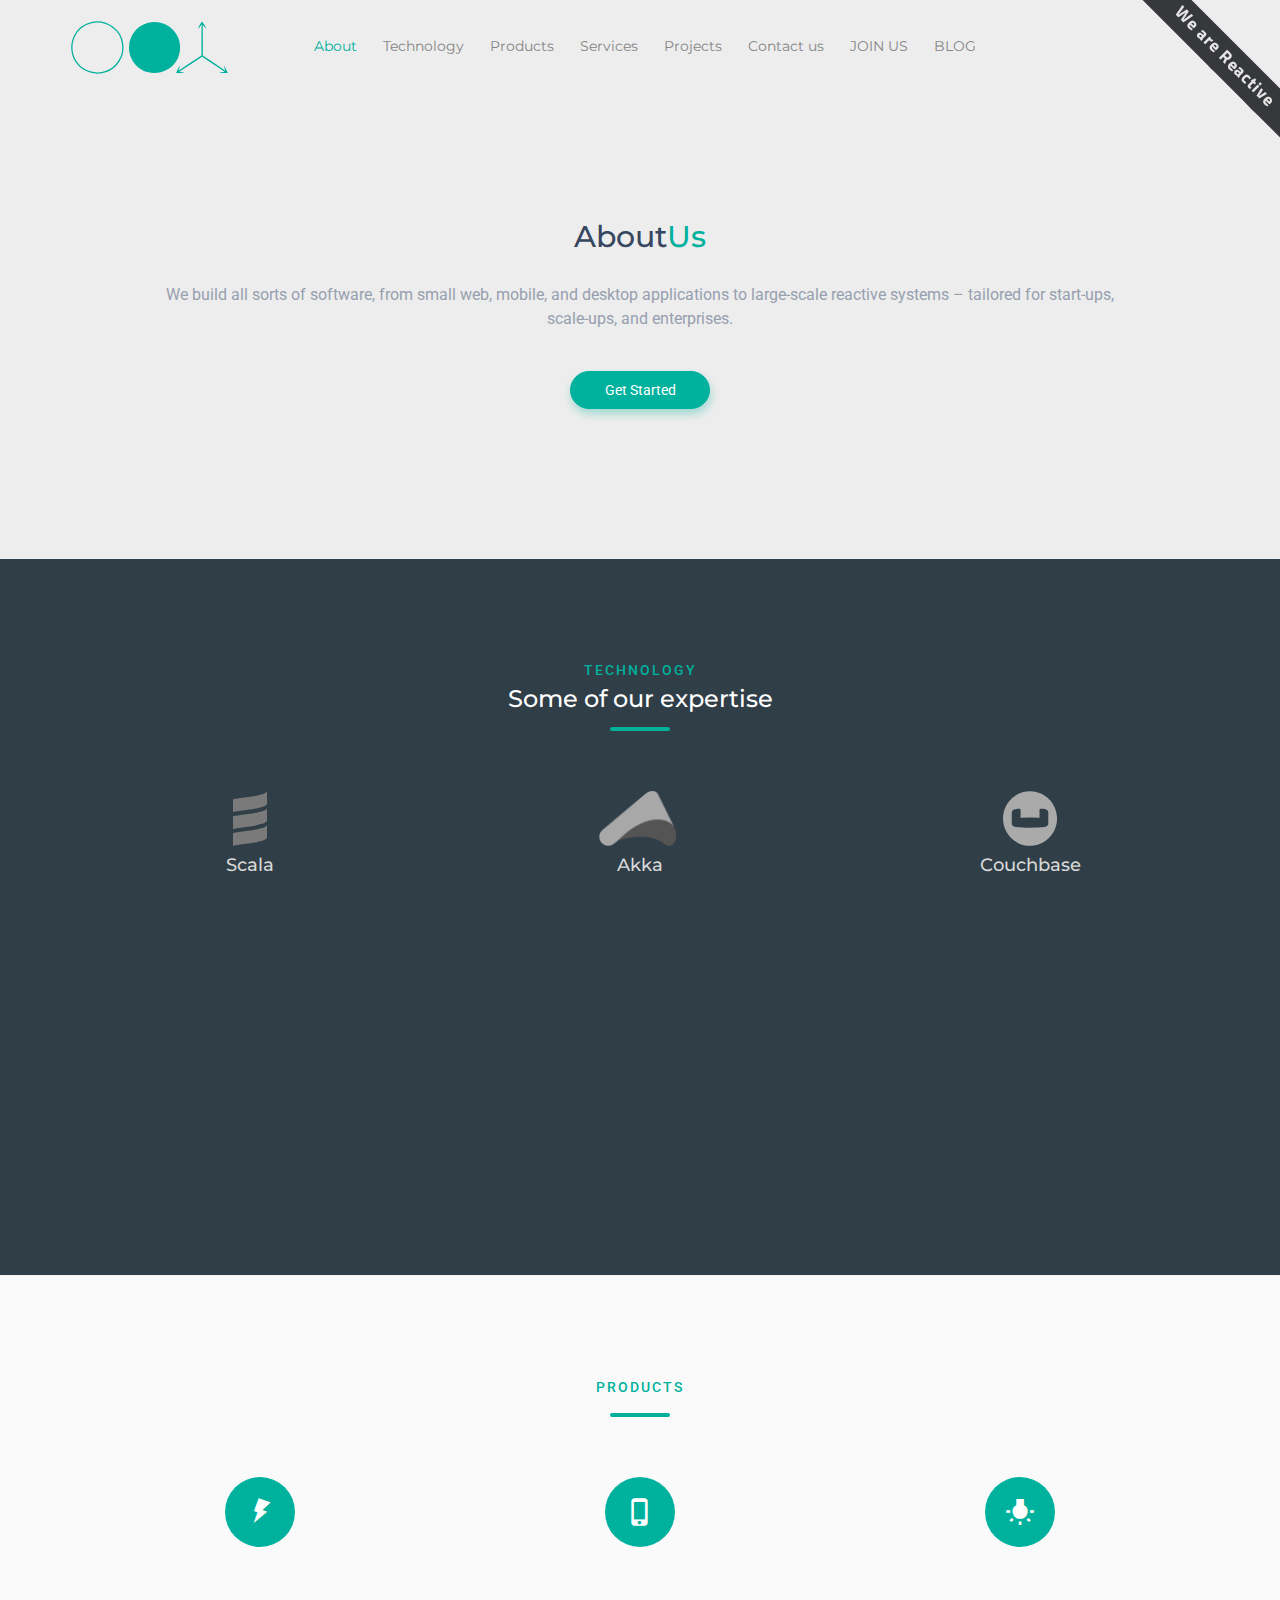
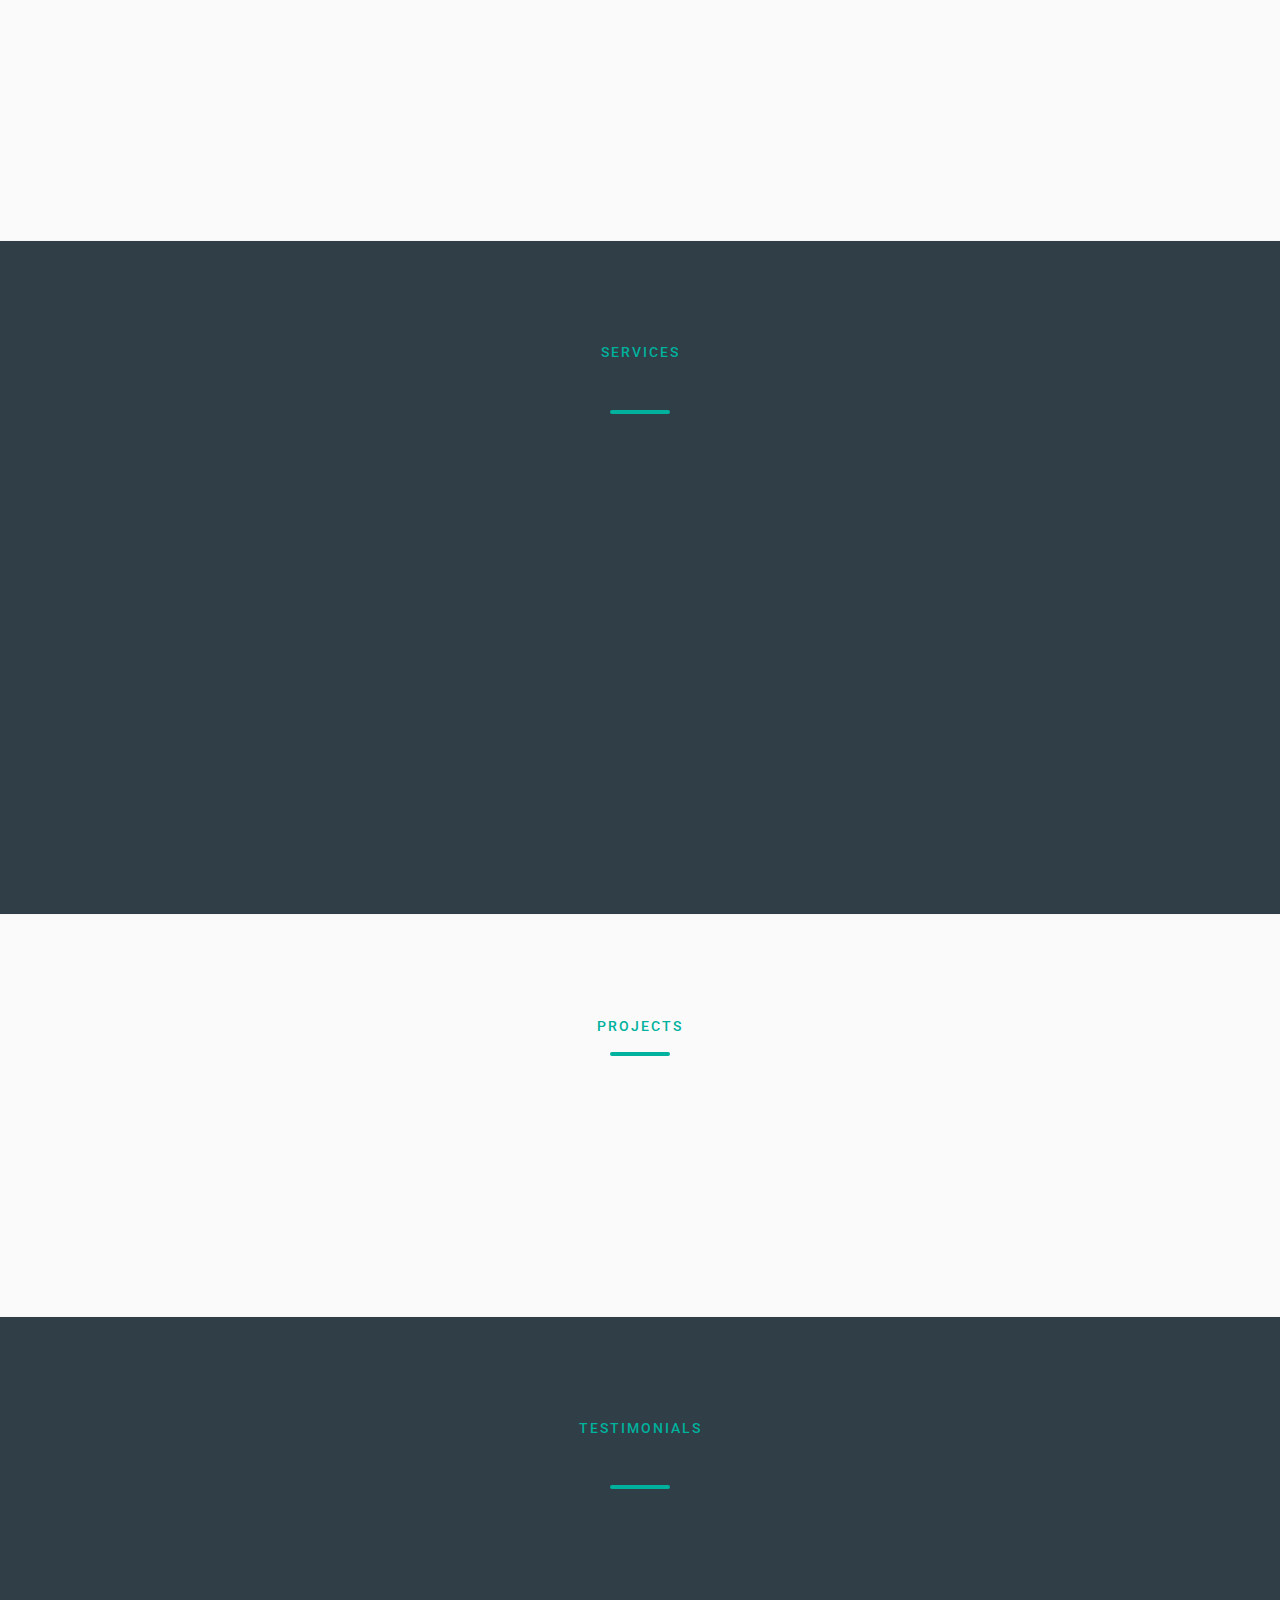
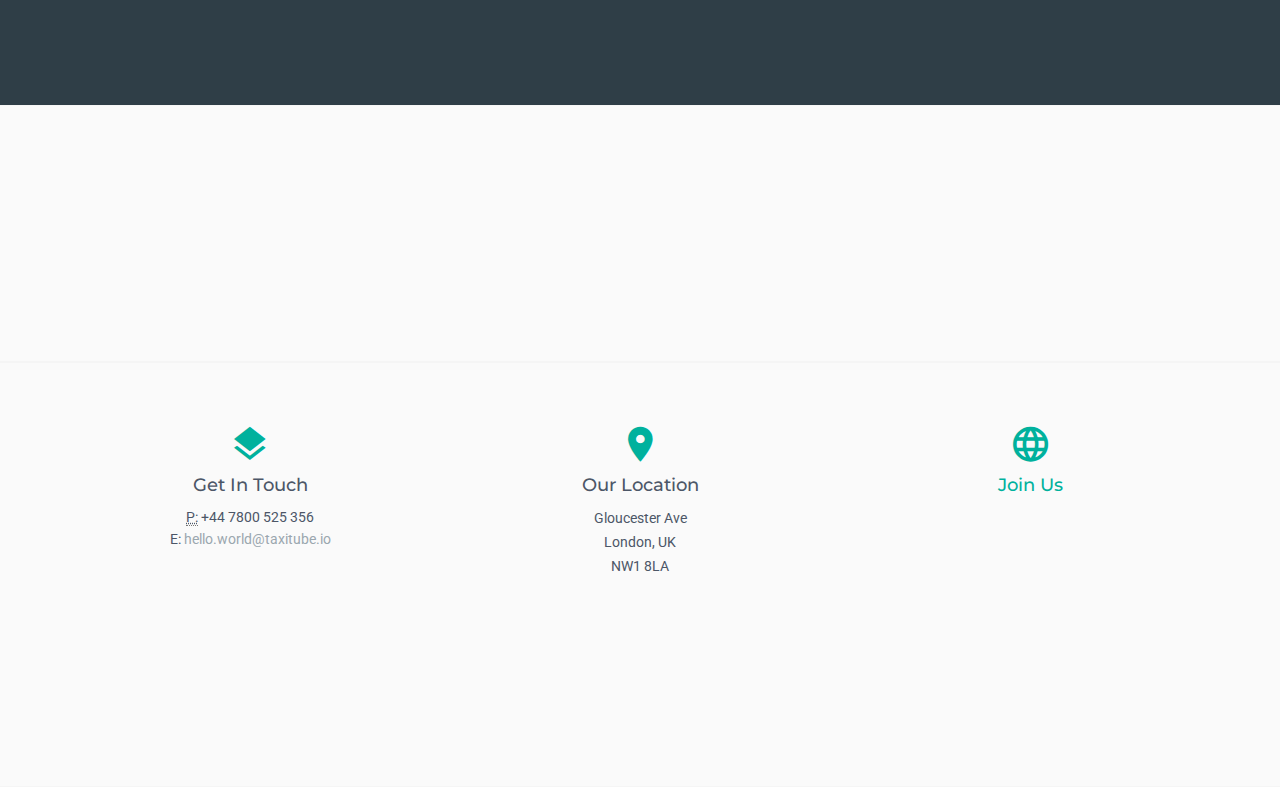
<file: index.html>
<!DOCTYPE html>
<html lang="en">
  <head>
    <meta charset="utf-8">
    <meta name="viewport" content="width=device-width, initial-scale=1.0">
    <meta name="description" content="">
    <meta name="author" content="Coderthemes">
    <link rel="shortcut icon" type="image/x-icon" href="favicon.ico">
    <title>OOA</title>
    <link href='https://fonts.googleapis.com/css?family=Roboto:400,300,500,700' rel='stylesheet' type='text/css'>
    <link href='https://fonts.googleapis.com/css?family=Montserrat:400,700' rel='stylesheet' type='text/css'>
    <link href="css/bootstrap.min.css" rel="stylesheet">
    <link href="css/animate.css" rel="stylesheet">
    <link href="https://fonts.googleapis.com/icon?family=Material+Icons"
      rel="stylesheet">
    <link rel="stylesheet" type="text/css" href="css/material-design-iconic-font.min.css">
    <link href="css/owl.carousel.css" rel="stylesheet" type="text/css" media="screen">
    <link href="css/style.css" rel="stylesheet">
    <link href="css/colors/default.css" rel="stylesheet" id="color-opt">
  </head>
<body data-spy="scroll" data-target="#navbar-menu" class="layout-dark">
  <div class="navbar navbar-custom sticky" role="navigation">
    <div class="container">
            <!-- Navbar-header -->
      <div class="navbar-header">
        <!-- Responsive menu button -->
        <button type="button" class="navbar-toggle" data-toggle="collapse" data-target=".navbar-collapse">
            <i class="zmdi zmdi-menu"></i>
        </button>
        <!-- LOGO -->
        <a class="navbar-brand logo" href="index.html">
          <svg version="1.1" id="logo-layer" class="animated pulse" width="160"  xmlns="http://www.w3.org/2000/svg" xmlns:xlink="http://www.w3.org/1999/xlink" x="0px" y="0px"
          	 viewBox="322 214.7 1239.2 412.2" style="enable-background:new 322 214.7 1239.2 412.2;" xml:space="preserve">
          <path class="st0" d="M218.3,1078.6h478.4v160.5H218.4v-160.5H218.3z"/>
          <path class="st1  animated bounceInDown" d="M920.8,230.1c69.8-21.5,150.4,0.3,200.3,53.5c63.8,65.1,71.9,175.1,19.2,249.1c-46.5,69-138.8,101.6-218.4,77.2
          	c-85.6-23.1-148.4-110-142.3-198.4C781.1,328.8,841.2,252.2,920.8,230.1z"/>
          <path class="st2  animated bounceInDown" d="M488.5,227.5c109.4-29.6,230.4,54.1,241.2,166.7c13.9,90.3-44.1,184.5-131,212.6c-77.2,27.6-169.8,1-219.9-63.8
          	c-47.5-58.3-55.6-143.8-22.6-210.8C381.7,279.5,431.6,240.4,488.5,227.5z"/>
          <path class="st3 animated bounceInDown" d="M1543.9,617.8c-7.6-21-17.1-41.5-31.2-59.1l13.1,40.7c-57.1-38.5-118.1-78.9-174.9-117.3
          	c-0.5-79.2,1.1-158.5-1-237.5c8.9,11.3,18.4,22.5,29.9,31.2c-9.4-20.2-22.3-38.3-34.9-56.7c-12.6,18.2-27.3,36.3-29.7,59.1
          	c9-11.8,17.4-24.2,25.5-36c-1,80-0.2,160.4-0.5,240.4c-59.9,38.6-119.2,78.5-178.6,118c4.7-13.9,9.4-28.1,13.6-42
          	c-14.1,17.6-23.6,38.1-31.2,59.1c21.5,0,43.3-0.3,64.8-2.4c-13.4-3.7-26.8-6.3-40.7-7.6c59.8-37,118.1-76.9,176.9-115.5
          	c57.8,37.1,117.3,78.9,174.9,116.5c-13.3,1.4-29.9,3.7-40.8,6.7C1500.6,617.5,1522.4,617.8,1543.9,617.8z"/>
          </svg>
          <!-- <p class="logo-title animated slideInLeft"><span>O</span>ut<span>O</span>f<span>A</span>xis</p> -->
        </a>
      </div>
        <div class="navbar-collapse collapse" id="navbar-menu">
          <ul class="nav navbar-nav nav-custom-left">
            <li class="active">
              <a href="#home">About</a>
            </li>
            <li>
              <a href="#technology">Technology</a>
            </li>
            <li>
              <a href="#Products">Products</a>
            </li>

            <li>
              <a href="#services">Services</a>
            </li>

<!--             <li>
  <a href="#features">Features</a>
</li> -->
            <li>
              <a href="#projects">Projects</a>
            </li>
<!--             <li>
  <a href="#team">Team</a>
</li> -->
            <li>
              <a href="#contact">Contact us</a>
            </li>
            <li>
              <a href="join-us.html">JOIN US</a>
            </li>
            <li>
              <a href="http://taxitube.io/ooa-blog">BLOG</a>
            </li>
          </ul>
        </div>
      </div>
    </div>
    <!-- HOME -->
    <section class="home" id="home">
      <div class="container">
        <div class="row">
          <div class="col-sm-12">
            <div class="home-wrapper text-center">
              <h2 class="animated fadeInDown wow" data-wow-delay=".1s">About<span class="text-colored">Us</span></h2>
              <p class="animated fadeInDown wow text-muted" data-wow-delay=".2s">We build all sorts of software, from small web, mobile, and desktop applications to large-scale reactive systems – tailored for start-ups, scale-ups, and enterprises.</p>
              <a href="#technology" class="btn btn-primary btn-shadow btn-rounded w-lg animated fadeInDown wow scroll-down-btn" data-wow-delay=".4s">Get Started</a>
            </div>
          </div>
        </div>
      </div>
    </section>

    <!-- TECHNOLOGY -->
    <section class="section" id="technology">
      <div class="container">
        <div class="row">
          <div class="col-sm-12 text-center">
            <div class="title-box">
              <p class="title-alt">Technology</p>
              <h3 class="fadeIn animated wow text-white" data-wow-delay=".1s">Some of our expertise</h3>
              <div class="border"></div>
            </div>
          </div>
        </div>

        <div class="row text-center">
          <div class="col-sm-4">
            <div class="service-item animated fadeInLeft wow" data-wow-delay=".1s">
              <img src="images/icons/scala-black.svg" id="scala" alt="img">
              <div class="service-detail">
                <h4 class="text-light">Scala</h4>
              </div>
            </div>
          </div>
          <div class="col-sm-4">
            <div class="service-item animated fadeInDown wow" data-wow-delay=".3s">
              <img src="images/icons/akka-black.png" id="akka" alt="img">
              <div class="service-detail">
                <h4 class="text-light">Akka</h4>
              </div>
            </div>
          </div>
          <div class="col-sm-4">
            <div class="service-item animated fadeInRight wow" data-wow-delay=".5s">
              <img src="images/icons/couchbase-black.svg" width="" id="couchbase" alt="img">
              <div class="service-detail">
                <h4 class="text-light">Couchbase</h4>
              </div>
            </div>
          </div>
        </div>

        <div class="row text-center">
          <div class="col-sm-4">
            <div class="service-item animated fadeInLeft wow" data-wow-delay=".1s">
              <img src="images/icons/js-black.png" id="js" width="48" alt="img">
              <div class="service-detail">
                <h4 class="text-light">Javascript</h4>
              </div>
            </div>
          </div>
          <div class="col-sm-4">
            <div class="service-item animated fadeInDown wow" data-wow-delay=".3s">
              <img src="images/icons/react-black.svg" id="react" width="48" alt="img">
              <div class="service-detail">
                <h4 class="text-light">React</h4>
              </div>
            </div>
          </div>
          <div class="col-sm-4">
            <div class="service-item animated fadeInRight wow" data-wow-delay=".5s">
              <img src="images/icons/bootstrap-black.svg" id="bootstrap" width="48" alt="img">
              <div class="service-detail">
                <h4 class="text-light">Bootstrap</h4>
              </div>
            </div>
          </div>
        </div>

        <div class="row text-center">
          <div class="col-sm-4">
            <div class="service-item animated fadeInLeft wow" data-wow-delay=".5s">
              <img src="images/icons/ios-black.png" width="48" id="ios" alt="img">
              <div class="service-detail">
                <h4 class="text-light">iOS</h4>
              </div>
            </div>
          </div>
          <div class="col-sm-4">
            <div class="service-item animated fadeInDown wow" data-wow-delay=".5s">
              <img src="images/icons/android-black.svg" width="48" id="android" alt="img">
              <div class="service-detail">
                <h4 class="text-light">Android</h4>
              </div>
            </div>
          </div>
          <div class="col-sm-4">
            <div class="service-item animated fadeInRight wow" data-wow-delay=".5s">
              <img src="images/icons/play-black.png" width="40"  id="play" alt="img">
              <div class="service-detail">
                <h4 class="text-light">Play</h4>
              </div>
            </div>
          </div>
        </div>
      </div>
    </section>

    <section class="section bg-gray" id="Products">
      <div class="container">
        <div class="row">
          <div class="col-sm-12 text-center">
            <div class="title-box">

              <p class="title-alt">Products</p>
              <h3 class="fadeIn animated wow" data-wow-delay=".1s"></h3>
              <div class="border"></div>
            </div>
          </div>
        </div>

        <div class="row m-t-30">
          <div class="col-md-12">
            <div class="col-sm-4">
              <div class="question-q-box"><i class="material-icons question-icon flash">&#xE3E7;</i></div>
              <div class="animated fadeInLeft wow" data-wow-delay=".3s">
                <h4 class="question">Reactive Systems</h4>
                <p class="answer">We build reactive [link] software so that you can scale your business easily and offer reliable services to your users. We accomplish this using the Lightbend technology stack.</p>
              </div>
            </div>
            <div class="col-sm-4">
              <div class="question-q-box"><i class="material-icons question-icon">&#xE325;</i></div>
              <div class="animated fadeInDown wow" data-wow-delay=".5s">
                <h4 class="question">Mobile Application Development</h4>
                <p class="answer">Whether you want to rapidly prototype an app idea, or develop a more comprehensive application, our team consisting of native-only iOS and Android mobile developers will help realise a solution. We can help formulate your requirements and ultimately deliver excellent apps with excellent UI, UX, and performance.</p>
              </div>
            </div>
            <div class="col-sm-4">
              <div class="question-q-box"><i class="material-icons question-icon">&#xE42E;</i></div>
              <div class="animated fadeInRight wow" data-wow-delay=".4s">
                <h4 class="question">Bespoke Web Solutions</h4>
                <p class="answer">If existing software does not fit your requirements, our team can offer custom web applications with fully-Responsive and ergonomic design, using cutting edge tools. This offers the best results when you have more complex requirements.</p>
              </div>
            </div>
          </div>
        </div>
      </div>
    </section>

    <section class="section" id="services">
      <!-- service 4 blocks -->
      <div class="container">
        <div class="row">
          <div class="col-sm-12 text-center">
            <div class="title-box">
              <p class="title-alt">Services</p>
              <h3 class="fadeIn animated wow text-white" data-wow-delay=".2s">Stages of Work</h3>
              <div class="border"></div>
            </div>
          </div>
        </div>

        <div class="row">
          <article class="pricing-column pricing-dark col-lg-3 col-sm-6">
            <div class="inner-box fadeIn animated wow" data-wow-delay=".1s">
              <div class="plan-header text-center">
                <h3 class="plan-title">Discover</h3>
              </div>
              <ul class="plan-stats list-unstyled text-center">
                <li>We start by eliciting general aims and specific technological requirements from you. This stage allows us to determine what your really need and understand your goals and challenges.</li>
              </ul>
              <div class="">
                <div class="service-border"></div>
              </div>
            </div>
          </article>

          <article class="pricing-column pricing-dark col-lg-3 col-sm-6">
            <div class="inner-box fadeIn animated wow" data-wow-delay=".2s">
              <div class="plan-header text-center">
                <h3 class="plan-title">Planing</h3>
              </div>
              <ul class="plan-stats list-unstyled text-center">
                <li>Our experienced team of generalists and specialists will provide the overarching design for the software solution, tailored directly to your business and technological needs. We always endeavour to answer not only your present needs but also future evolution of the business.</li>
              </ul>
              <div class="">
                <div class="service-border"></div>
              </div>
            </div>
          </article>

          <article class="pricing-column pricing-dark col-lg-3 col-sm-6">
            <div class="inner-box fadeIn animated wow" data-wow-delay=".3s">
              <div class="plan-header text-center">
                <h3 class="plan-title">Implementation</h3>
              </div>
              <ul class="plan-stats list-unstyled text-center">
                <li>The software development process will be divided up into milestones and will be built iteratively according to a mutually-agreed schedule. Your feedback after every milestone is essential for achieving the best solution possible. In addition, we will conduct system, performance, and user-acceptance testing at this stage according to your business model.</li>
              </ul>
              <div class="">
                <div class="service-border"></div>
              </div>
            </div>
          </article>

          <article class="pricing-column pricing-dark col-lg-3 col-sm-6">
            <div class="inner-box fadeIn animated wow" data-wow-delay=".4s">
              <div class="plan-header text-center">
                <h3 class="plan-title">Maintenance</h3>
              </div>
              <ul class="plan-stats list-unstyled text-center">
                <li>We provide full–life-cycle software and infrastructure support. This includes ongoing system maintenance, regular updates, and new features.</li>
              </ul>
              <div class="">
                <div class="service-border"></div>
              </div>
            </div>
          </article>
        </div>
      </div>
    </section>
    <!-- END PRICING -->



    <!-- FEATURES -->



    <section class="section bg-gray" id="projects">
      <div class="container">
        <div class="row">
          <div class="col-sm-12 text-center">
            <div class="title-box">
              <p class="title-alt">Projects</p>
              <h3 class="fadeIn animated wow" data-wow-delay=".1s"></h3>
              <div class="border"></div>
            </div>
          </div>
        </div>

        <div class="row">
          <div class="col-md-12 text-center">
            <div id="testi-carousel" class="owl-carousel owl-spaced">
              <div class="zoomIn animated wow" data-wow-delay=".1s">
                <a href="">
                  <div class="clientblock text-muted">
                    <img src="images/projects/logo1.png" alt="">
                    <h4>Taxitube IOT</h4>
                  </div>
                </a>
              </div>

              <div class="zoomIn animated wow" data-wow-delay=".1s">
                <a href="">
                  <div class="clientblock text-muted">
                    <img src="images/projects/logo3.png" alt="">
                    <h4>Weshapp</h4>
                  </div>
                </a>
              </div>
              <div class="zoomIn animated wow" data-wow-delay=".1s">
                <a href="">
                  <div class="clientblock text-muted">
                    <img src="images/projects/logo1.png" alt="">
                    <h4>Taxitube.io</h4>
                  </div>
                </a>
              </div>
            </div>
          </div>
        </div>
      </div>
    </section>

    <!-- CLIENTS -->
    <section class="">
      <div class="container clients section">
        <div class="row">
          <div class="col-sm-12 text-center">
            <div class="title-box">
              <p class="title-alt">Testimonials</p>
              <h3 class="fadeIn animated wow text-white" data-wow-delay=".1s">Happy Clients</h3>
              <div class="border"></div>
            </div>
          </div>
        </div>
        <div class="row text-center">
          <div class="col-sm-12">
            <div class="">
                <div class="brand-item animated fadeInLeft wow" data-wow-delay=".1s">
                  <a href="#"><img alt="01 brand" src="images/clients/01_brand.png"></a>
                </div>
                <div class="brand-item animated fadeInLeft wow" data-wow-delay=".2s">
                  <a href="#"><img alt="02 brand" src="images/clients/02_brand.png"></a>
                </div>
                <div class="brand-item animated fadeInLeft wow" data-wow-delay=".3s">
                  <a href="#"><img alt="03 brand" src="images/clients/03_brand.png"></a>
                </div>
                <div class="brand-item animated fadeInLeft wow" data-wow-delay=".4s">
                  <a href="#"><img alt="04 brand" src="images/clients/04_brand.png"></a>
                </div>
                <div class="brand-item animated fadeInLeft wow" data-wow-delay=".5s">
                  <a href="#"><img alt="05 brand" src="images/clients/05_brand.png"></a>
                </div>
                <div class="brand-item animated fadeInLeft wow" data-wow-delay=".6s">
                  <a href="#"><img alt="06 brand" src="images/clients/06_brand.png"></a>
                </div>
            </div>
          </div>
        </div>
      </div>
    </section>
    <section class="section contact-page bg-gray quote-section">
      <div class="container">
        <div class="row">
          <div class="text-center animated fadeInDown wow">
            <button data-toggle="collapse" class="btn btn-warning btn-lg collapse-btn" data-target="#demo"><span>Request a  Quote</span>
            </button>
          </div>
          <br/>
          <div class="col-sm-12 collapse" id="demo">
            <form role="form" name="ajax-form" id="ajax-form" action="https://formsubmit.io/send/coderthemes@gmail.com" method="post" class="form-main">
            <div class="col-md-6">
              <div class="form-group">
                <input class="form-control" id="name2" name="name" onblur="if(this.value == '') this.value='Name'" onfocus="if(this.value == 'Name') this.value=''" type="text" value="Name">
                <div class="error" id="err-name" style="display: none;">Please enter name</div>
              </div> <!-- /Form-name -->
            </div>

            <div class="col-md-6">
              <div class="form-group">
                <input class="form-control" id="email2" name="email" type="text" onfocus="if(this.value == 'E-mail') this.value='';" onblur="if(this.value == '') this.value='E-mail';" value="E-mail">
                <div class="error" id="err-emailvld" style="display: none;">E-mail is not a valid format</div>
              </div> <!-- /Form-email -->
            </div>

            <div class="col-md-12">
              <div class="form-group">
                <textarea class="form-control" id="message2" name="message" rows="5" onblur="if(this.value == '') this.value='Message'" onfocus="if(this.value == 'Message') this.value=''">Message</textarea>
                <div class="error" id="err-message" style="display: none;">Please enter message</div>
              </div> <!-- /col -->
            </div>
            <div class="col-md-6">
              <input type="file" name="file-2[]" id="file-2" class="inputfile inputfile-2" data-multiple-caption="{count} files selected" multiple />
              <label for="file-2"><svg xmlns="http://www.w3.org/2000/svg" width="20" height="17" viewBox="0 0 20 17"><path d="M10 0l-5.2 4.9h3.3v5.1h3.8v-5.1h3.3l-5.2-4.9zm9.3 11.5l-3.2-2.1h-2l3.4 2.6h-3.5c-.1 0-.2.1-.2.1l-.8 2.3h-6l-.8-2.2c-.1-.1-.1-.2-.2-.2h-3.6l3.4-2.6h-2l-3.2 2.1c-.4.3-.7 1-.6 1.5l.6 3.1c.1.5.7.9 1.2.9h16.3c.6 0 1.1-.4 1.3-.9l.6-3.1c.1-.5-.2-1.2-.7-1.5z"/></svg> <span>Upload File&hellip;</span></label>
            </div>
              <div class="col-md-12 ">
                <div id="ajaxsuccess" class="text-success">E-mail was successfully sent.</div>
                <div class="error" id="err-form" style="display: none;">There was a problem validating the form please check!</div>
                <div class="error" id="err-timedout">The connection to the server timed out!</div>
                <div class="error" id="err-state"></div>
                <button type="submit" class="btn btn-primary btn-shadow btn-rounded w-md pull-right" id="send">Submit</button>
              </div>
            </form>
          </div>
        </div>
      </div>
    </section>

    <!-- FOOTER -->
    <footer class="section bg-gray footer footer-sm " id="contact">
      <div class="container">
        <div class="row text-center">
          <div class="col-sm-4">
            <div class="contact-detail-box">
              <i class="zmdi zmdi-layers zmdi-hc-3x text-colored"></i>
              <h4>Get In Touch</h4>
              <abbr title="Phone">P:</abbr> +44 7800 525 356<br>
              E: <a href="mailto:hello.world@taxitube.io" class="text-muted">hello.world@taxitube.io</a>
            </div>
          </div>
          <div class="col-sm-4">
            <div class="contact-detail-box">
              <i class="zmdi zmdi-pin zmdi-hc-3x text-colored"></i>
              <h4>Our Location</h4>
              <address>
              Gloucester Ave<br>
              London, UK<br>
              NW1 8LA
            </address>
            </div>
          </div>
          <div class="col-sm-4">
            <div class="contact-detail-box">
              <a href="join-us.html" class="text-colored">
              <i class="zmdi zmdi-globe-alt zmdi-hc-3x"></i>
                <h4>Join Us</h4>
              </a>
            </div>
          </div>
        </div>
        <section class="animated fadeInUp wow">
          <div class="row">
            <div class="col-sm-12">
              <div class="text-center">
                <ul class="list-inline social-circle m-t-0">
                  <li>
                    <a href="#features"> <i class="zmdi zmdi-facebook"></i> </a>
                  </li>
                  <li>
                    <a href=""> <i class="zmdi zmdi-twitter"></i> </a>
                  </li>
                  <li>
                    <a href=""> <i class="zmdi zmdi-linkedin"></i> </a>
                  </li>
                </ul>
              </div>
            </div>
          </div>
          <div class="row">
            <div class="col-md-12">
              <p class="text-muted m-b-0" style="text-align:center"> © OutOfAxis 2016 - All Right Reserved</p>
            </div>
          </div>
        </section>
      </div>
    </footer>
    <!-- END FOOTER -->
    <a href="http://www.reactivemanifesto.org/" target="blank" id="we-are-reactive"> <img style="border: 0; position: fixed; right: 0; top:0; z-index: 9000" src="images/we-are-reactive.png"> </a>

    <!-- Back to top -->
    <a href="#" class="back-to-top"> <i class="zmdi zmdi-chevron-up"> </i> </a>
    <!-- js placed at the end of the document so the pages load faster -->
    <script src="js/jquery.js"></script>
    <script src="js/bootstrap.min.js"></script>
    <!-- Jquery easing -->
    <script type="text/javascript" src="js/owl.carousel.min.js"></script>
    <script type="text/javascript" src="js/jquery.easing.1.3.min.js"></script>
    <script src="js/wow.min.js"></script>
    <!--sticky header-->
    <script type="text/javascript" src="js/jquery.sticky.js"></script>
    <!--common script for all pages-->
    <script src="js/jquery.app.js"></script>
    <script src="js/switcher.js"></script>
    <script src="js/functions.js"></script>
    <script>
      /* ==============================================
      Owl carousel for testimonials
      =============================================== */
      $(document).ready(function() {
          $("#testi-carousel").owlCarousel({
              // Most important owl features
              items: 3,
              itemsCustom: false,
              itemsDesktop: [1199, 3],
              itemsDesktopSmall: [980, 3],
              itemsTablet: [768, 2],
              itemsTabletSmall: false,
              itemsMobile: [479, 1],
              singleItem: false,
              startDragging: true,
              autoPlay: true
          });
      });
    </script>
  </body>
</html>
</file>
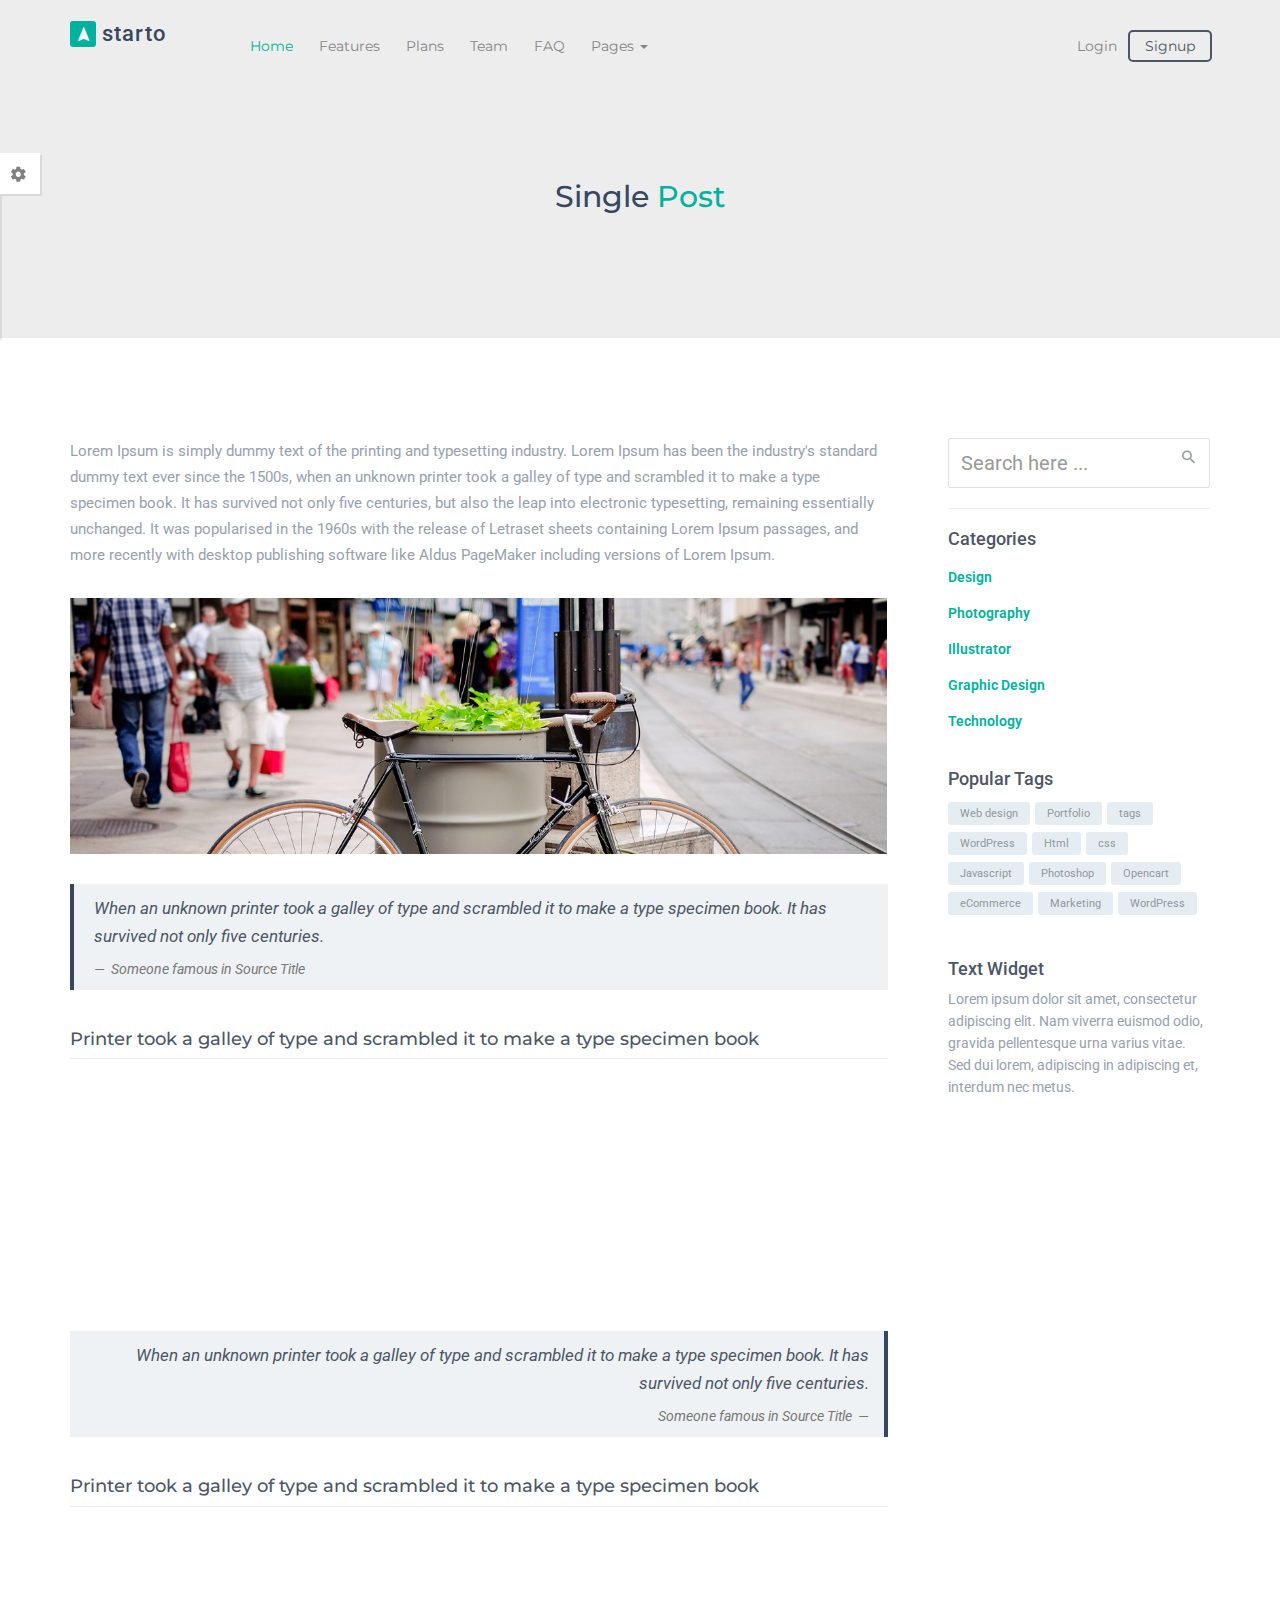
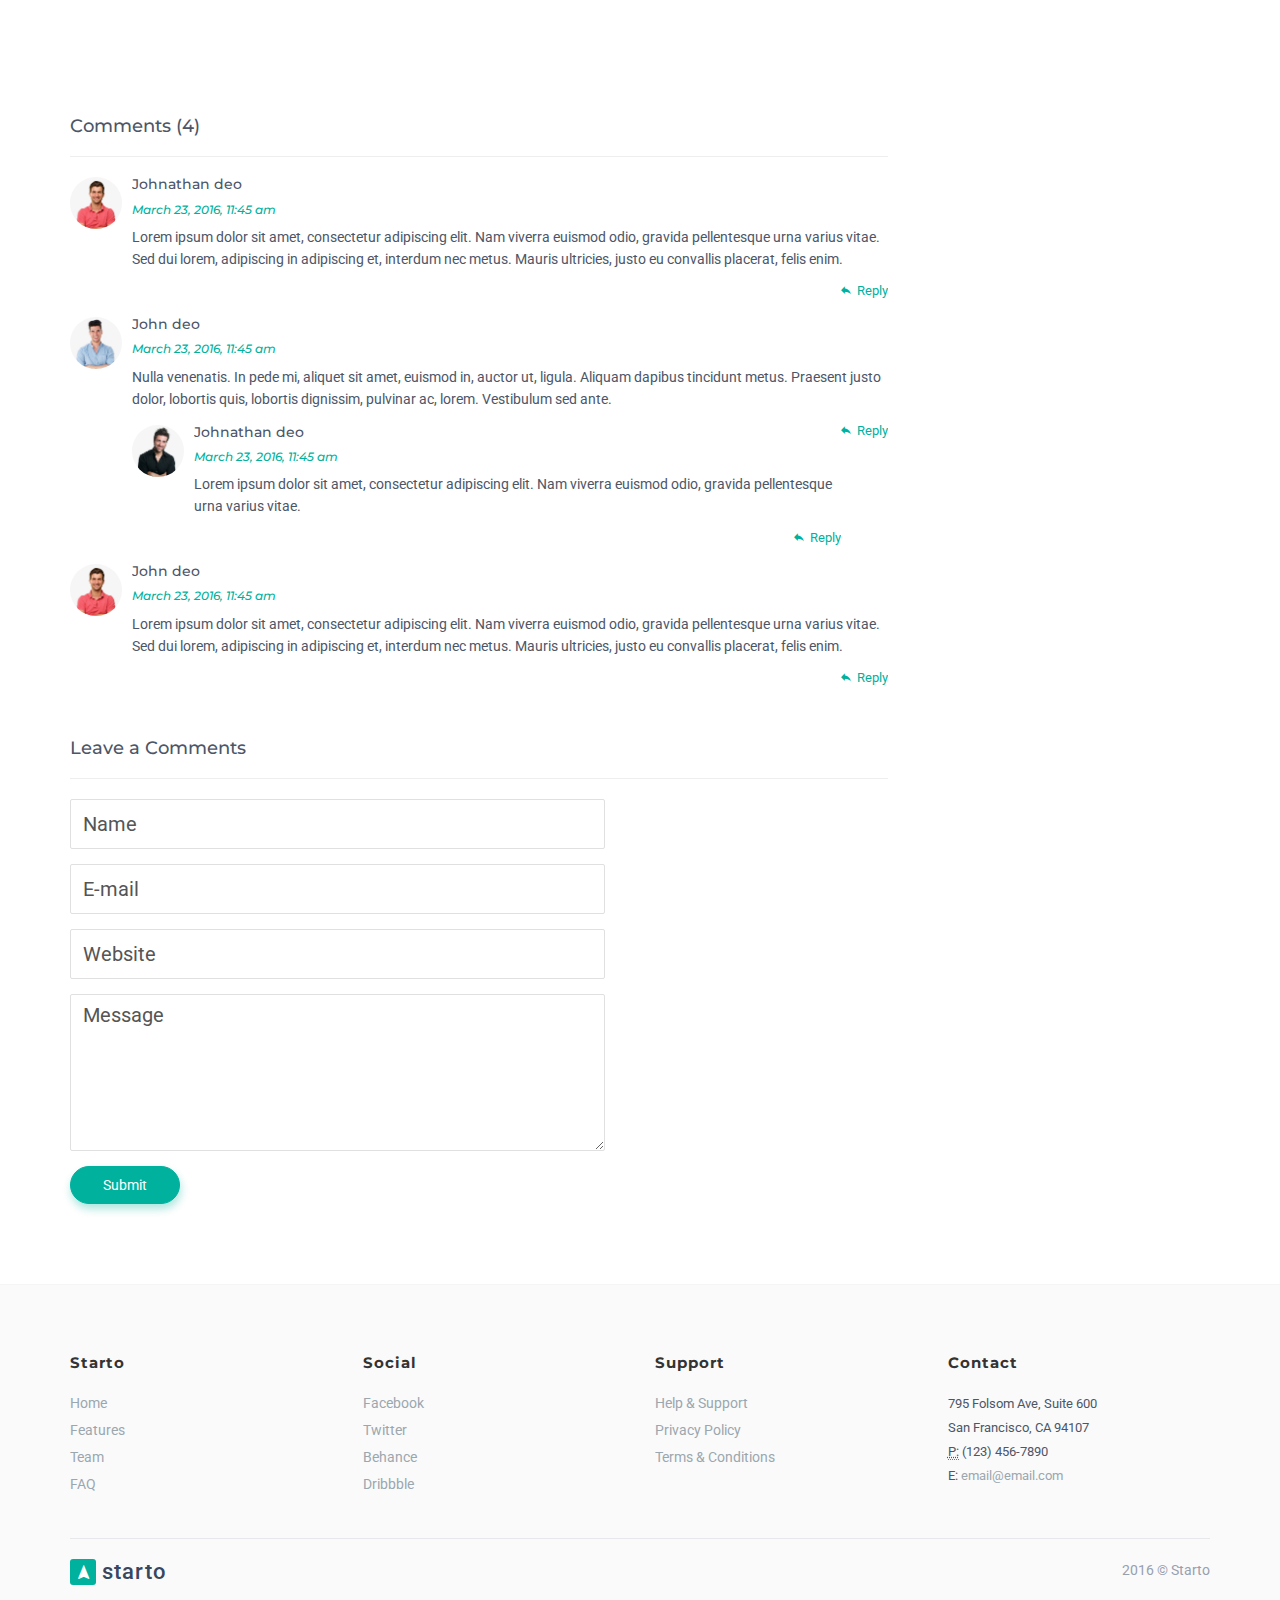
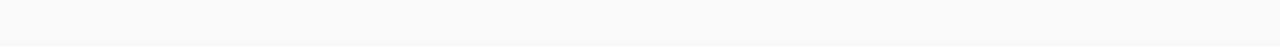
<file: blog-post.html>
<!DOCTYPE html>
<html lang="en">
  <head>
    <meta charset="utf-8">
    <meta name="viewport" content="width=device-width, initial-scale=1.0">
    <meta name="description" content="">
    <meta name="author" content="Coderthemes">

    <!-- Favicon icon -->
    <link rel="shortcut icon" href="images/favicon.ico">

    <!-- Site Title -->
    <title>Starto - Responsive Landing Template</title>

    <!-- Google fonts -->
    <link href='https://fonts.googleapis.com/css?family=Roboto:400,300,500,700' rel='stylesheet' type='text/css'>
    <link href='https://fonts.googleapis.com/css?family=Montserrat:400,700' rel='stylesheet' type='text/css'>

    <!-- Bootstrap core CSS -->
    <link href="css/bootstrap.min.css" rel="stylesheet">

    <!-- Animate -->
    <link href="css/animate.css" rel="stylesheet">
    
    <!-- Icon-font -->
    <link rel="stylesheet" type="text/css" href="css/material-design-iconic-font.min.css">

    <!--owl carousel css-->
    <link href="css/owl.carousel.css" rel="stylesheet" type="text/css" media="screen">
    <link href="css/owl.theme.css" rel="stylesheet" type="text/css" media="screen">

    <!-- Custom styles for this template -->
    <link href="css/style.css" rel="stylesheet">

    <!-- Color css -->
    <link href="css/colors/default.css" rel="stylesheet" id="color-opt">

    <!-- HTML5 shim and Respond.js IE8 support of HTML5 tooltipss and media queries -->
    <!--[if lt IE 9]>
      <script src="js/html5shiv.js"></script>
      <script src="js/respond.min.js"></script>
    <![endif]-->

    <script>
      (function(i,s,o,g,r,a,m){i['GoogleAnalyticsObject']=r;i[r]=i[r]||function(){
      (i[r].q=i[r].q||[]).push(arguments)},i[r].l=1*new Date();a=s.createElement(o),
      m=s.getElementsByTagName(o)[0];a.async=1;a.src=g;m.parentNode.insertBefore(a,m)
      })(window,document,'script','//www.google-analytics.com/analytics.js','ga');

      ga('create', 'UA-74366260-1', 'auto');
      ga('send', 'pageview');

    </script>

  </head>

<body data-spy="scroll" data-target="#navbar-menu">

  <div class="navbar navbar-custom sticky" role="navigation">
      <div class="container">

        <!-- Navbar-header -->
        <div class="navbar-header">
          <!-- Responsive menu button -->
          <button type="button" class="navbar-toggle" data-toggle="collapse" data-target=".navbar-collapse">
              <i class="zmdi zmdi-menu"></i>
          </button>

          <!-- LOGO -->
          <a class="navbar-brand logo" href="index.html">
            <i class="zmdi zmdi-navigation"></i> <span>starto</span>
          </a>

        </div>
        <!-- end navbar-header -->

        <!-- menu -->
        <div class="navbar-collapse collapse" id="navbar-menu">

          <!-- Navbar left -->
          <ul class="nav navbar-nav nav-custom-left">
            <li class="active">
              <a href="index.html#home">Home</a>
            </li>
            <li>
              <a href="index.html#features">Features</a>
            </li>
            <li>
              <a href="index.html#pricing">Plans</a>
            </li>
            <li>
              <a href="index.html#team">Team</a>
            </li>
            <li>
              <a href="index.html#faq">FAQ</a>
            </li>
            <li class="dropdown">
              <a href="#" data-toggle="dropdown">
                Pages
                <span class="caret"></span>
              </a>
              <ul class="dropdown-menu arrow">
                <li><a href="about.html">About Us</a></li>
                <li><a href="contact.html">Contact</a></li>
                <li><a href="blog.html">Blog</a></li>
                <li><a href="blog-post.html">Blog Post</a></li>
              </ul>
            </li>
          </ul>

          <!-- Navbar right -->
          <ul class="nav navbar-nav navbar-right">
            <li>
              <a href="">Login</a>
            </li>
            <li>
              <a href="" class="btn btn-inverse btn-bordered navbar-btn">Signup</a>
            </li>
          </ul>

        </div>
        <!--/Menu -->
      </div>
      <!-- end container -->
  </div>
  <!-- End navbar-custom -->

 


  <!-- HOME -->
  <section class="home">
    <!-- <div class="bg-overlay"></div> -->
    <div class="container">
      <div class="row">
        <div class="col-sm-12">

          <div class="home-wrapper home-wrapper-sm text-center">
            <h2 class="animated fadeInDown wow" data-wow-delay=".1s">
              Single <span class="text-colored">Post</span>
            </h2>
          </div><!-- home wrapper -->

        </div> <!-- end col -->
      </div> <!-- end row -->
    </div> <!-- end container -->
  </section>
  <!-- END HOME -->


  
  <!-- Single Post -->
  <section class="section blog-detail">
    <div class="container">

      <div class="row">
        <div class="col-md-9">
          
          <div class="blog-detail-box">

            <p class="sub-title animated fadeInDown wow" data-wow-delay=".3s">Lorem Ipsum is simply dummy text of the printing and typesetting industry. Lorem Ipsum has been the industry's standard dummy text ever since the 1500s, when an unknown printer took a galley of type and scrambled it to make a type specimen book. It has survived not only five centuries, but also the leap into electronic typesetting, remaining essentially unchanged. It was popularised in the 1960s with the release of Letraset sheets containing Lorem Ipsum passages, and more recently with desktop publishing software like Aldus PageMaker including versions of Lorem Ipsum.</p>

            <img src="images/blog/blog-detail.jpg" class="img-responsive center-block m-t-30" alt="img">

            <blockquote class="custom-blockquote m-t-30">
              <p>
                When an unknown printer took a galley of type and scrambled it to make a type specimen book. It has survived not only five centuries.
              </p>
              <footer>
                Someone famous in <cite title="Source Title">Source Title</cite>
              </footer>
            </blockquote>

            <h4 class="page-header">Printer took a galley of type and scrambled it to make a type specimen book</h4>

            <p class="sub-title animated fadeInDown wow" data-wow-delay=".3s">Lorem Ipsum is simply dummy text of the printing and typesetting industry. Lorem Ipsum has been the industry's standard dummy text ever since the 1500s, when an unknown printer took a galley of type and scrambled it to make a type specimen book. It has survived not only five centuries, but also the leap into electronic typesetting, remaining essentially unchanged. It was popularised in the 1960s with the release of Letraset sheets containing Lorem Ipsum passages, and more recently with desktop publishing software like Aldus PageMaker including versions of Lorem Ipsum.</p>

            <div class="text-center">
              <p class="sub-tt animated fadeInDown wow" data-wow-delay=".3s">"Lorem Ipsum is simply dummy text of the printing and typesetting industry. Lorem Ipsum has been the industry's standard dummy text ever since the 1500s, when an unknown printer took a galley of type and scrambled it to make a type specimen book." </p>
            </div>

            <blockquote class="custom-blockquote blockquote-reverse m-t-30">
              <p>
                When an unknown printer took a galley of type and scrambled it to make a type specimen book. It has survived not only five centuries.
              </p>
              <footer>
                Someone famous in <cite title="Source Title">Source Title</cite>
              </footer>
            </blockquote>

            <h4 class="page-header">Printer took a galley of type and scrambled it to make a type specimen book</h4>

            <p class="sub-title animated fadeInDown wow" data-wow-delay=".3s">Lorem Ipsum is simply dummy text of the printing and typesetting industry. Lorem Ipsum has been the industry's standard dummy text ever since the 1500s, when an unknown printer took a galley of type and scrambled it to make a type specimen book. It has survived not only five centuries, but also the leap into electronic typesetting, remaining essentially unchanged. It was popularised in the 1960s with the release of Letraset sheets containing Lorem Ipsum passages, and more recently with desktop publishing software like Aldus PageMaker including versions of Lorem Ipsum.</p>


            <div class="blog_comments">

              <h4 class="">Comments (4)</h4>

              <hr/>

              <ul class="media-list">

                <li class="media">
                  <a class="pull-left" href="#">
                    <img class="media-object img-circle" src="images/team/team-1.jpg" alt="img">
                  </a>
                  <div class="media-body">
                    <h5 class="media-heading">Johnathan deo</h5>
                    <h6 class="text-colored">March 23, 2016, 11:45 am</h6>
                    <p>Lorem ipsum dolor sit amet, consectetur adipiscing elit. Nam viverra euismod odio, gravida pellentesque urna varius vitae. Sed dui lorem, adipiscing in adipiscing et, interdum nec metus. Mauris ultricies, justo eu convallis placerat, felis enim.</p>
                    <a href="#" class="text-colored"><i class="zmdi zmdi-mail-reply"></i>&nbsp; Reply</a>
                  </div>
                </li>

                <li class="media">
                  <a class="pull-left" href="#">
                    <img class="media-object img-circle" src="images/team/team-2.jpg" alt="img">
                  </a>
                  <div class="media-body">
                    <h5 class="media-heading">John deo</h5>
                    <h6 class="text-colored">March 23, 2016, 11:45 am</h6>
                    <p>Nulla venenatis. In pede mi, aliquet sit amet, euismod in, auctor ut, ligula. Aliquam dapibus tincidunt metus. Praesent justo dolor, lobortis quis, lobortis dignissim, pulvinar ac, lorem. Vestibulum sed ante.</p>
                    <a href="#" class="text-colored"><i class="zmdi zmdi-mail-reply"></i>&nbsp; Reply</a>


                    <div class="media sub_media">
                      <a class="pull-left" href="#">
                        <img class="media-object img-circle" src="images/team/team-3.jpg" alt="img">
                      </a>
                      <div class="media-body">
                        <h5 class="media-heading">Johnathan deo</h5>
                        <h6 class="text-colored">March 23, 2016, 11:45 am</h6>
                        <p>Lorem ipsum dolor sit amet, consectetur adipiscing elit. Nam viverra euismod odio, gravida pellentesque urna varius vitae.</p>
                        <a href="#" class="text-colored"><i class="zmdi zmdi-mail-reply"></i>&nbsp; Reply</a>
                      </div>
                    </div>
                  </div>
                </li>

                <li class="media">
                  <a class="pull-left" href="#">
                    <img class="media-object img-circle" src="images/team/team-1.jpg" alt="">
                  </a>
                  <div class="media-body">
                    <h5 class="media-heading">John deo</h5>
                    <h6 class="text-colored">March 23, 2016, 11:45 am</h6>
                    <p>Lorem ipsum dolor sit amet, consectetur adipiscing elit. Nam viverra euismod odio, gravida pellentesque urna varius vitae. Sed dui lorem, adipiscing in adipiscing et, interdum nec metus. Mauris ultricies, justo eu convallis placerat, felis enim.</p>
                    <a href="#" class="text-colored"><i class="zmdi zmdi-mail-reply"></i>&nbsp; Reply</a>
                  </div>
                </li>

              </ul>

          </div>
          <!-- end blog comments -->


          <!-- COMMENT FORM -->
          <h4 class="">Leave a Comments</h4>
          <hr/>
            

          <div class="row">
            <div class="col-sm-8">

              <form role="form" name="ajax-form" id="ajax-form" action="#" method="post" class="form-main">
                <div class="form-group">
                  <input class="form-control" id="name2" name="name" onblur="if(this.value == '') this.value='Name'" onfocus="if(this.value == 'Name') this.value=''" type="text" value="Name">
                  <div class="error" id="err-name" style="display: none;">Please enter name</div>
                </div> <!-- /Form-name -->

                <div class="form-group">
                  <input class="form-control" id="email2" name="email" type="text" onfocus="if(this.value == 'E-mail') this.value='';" onblur="if(this.value == '') this.value='E-mail';" value="E-mail">
                  <div class="error" id="err-emailvld" style="display: none;">E-mail is not a valid format</div> 
                </div> <!-- /Form-email -->

                <div class="form-group">
                  <input class="form-control" id="subject1" name="name" onblur="if(this.value == '') this.value='Website'" onfocus="if(this.value == 'Website') this.value=''" type="text" value="Website">
                </div> <!-- /Form-Subject -->


                <div class="form-group">
                  <textarea class="form-control" id="message2" name="message" rows="5" onblur="if(this.value == '') this.value='Message'" onfocus="if(this.value == 'Message') this.value=''">Message</textarea>

                  <div class="error" id="err-message" style="display: none;">Please enter message</div>
                </div> <!-- /col -->

                <div class="row">            
                  <div class="col-xs-12">
                    <div id="ajaxsuccess" class="text-success">E-mail was successfully sent.</div>
                    <div class="error" id="err-form" style="display: none;">There was a problem validating the form please check!</div>
                    <div class="error" id="err-timedout">The connection to the server timed out!</div>
                    <div class="error" id="err-state"></div>
                    <button type="submit" class="btn btn-primary btn-shadow btn-rounded w-md" id="send">Submit</button>
                  </div> <!-- /col -->
                </div> <!-- /row -->

              </form> <!-- /form -->
            </div> <!-- end col -->
          </div><!-- end row -->


          </div><!-- End blog-detail-box -->

        </div> <!-- end col -->


        <!-- RIGHT SIDE -->
        <div class="col-md-3">
          <div class="sidebar">

            <div class="widget-search">
              <input type="text" class="form-control" placeholder="Search here ...">
              <a href="#"><i class="zmdi zmdi-search"></i></a>
            </div>

            <hr>

            <h4 class="padding-t-b-10 text-bold-6 h4">Categories</h4>
            <ul class="nav-list">
              <li><a href="#" class="text-colored">Design</a></li>
              <li><a href="#" class="text-colored">Photography</a></li>
              <li><a href="#" class="text-colored">Illustrator</a></li>
              <li><a href="#" class="text-colored">Graphic Design</a></li>
              <li><a href="#" class="text-colored">Technology</a></li>
            </ul>

            <h4 class="padding-t-b-10 text-bold-6 h4">Popular Tags</h4>
            <div class="tags">
              <a href="#">Web design</a>
              <a href="#">Portfolio</a>
              <a href="#">tags</a>
              <a href="#">WordPress</a>
              <a href="#">Html</a>
              <a href="#">css</a>
              <a href="#">Javascript</a>
              <a href="#">Photoshop</a>
              <a href="#">Opencart</a>
              <a href="#">eCommerce</a>
              <a href="#">Marketing</a>
              <a href="#">WordPress</a>
            </div>

            <h4 class="padding-t-b-10 text-bold-6 h4">Text Widget</h4>
            <p class="text-muted">Lorem ipsum dolor sit amet, consectetur adipiscing elit. Nam viverra euismod odio, gravida pellentesque urna varius vitae. Sed dui lorem, adipiscing in adipiscing et, interdum nec metus.</p> 

        </div> <!-- End of Sidebar -->
      </div> <!-- end col -->
    </div> <!-- end row -->

  </div>
  </section>

  <!-- END SINGLE POST -->

  

  <!-- FOOTER -->
  <footer class="section bg-gray footer">
    <div class="container">
      <div class="row">
        <div class="col-md-3 col-sm-6">
          <h5>Starto</h5>
          <ul class="list-unstyled">
            <li><a href="">Home</a></li>
            <li><a href="">Features</a></li>
            <li><a href="">Team</a></li>
            <li><a href="">FAQ</a></li>
          </ul>
        </div>

        <div class="col-md-3 col-sm-6">
          <h5>Social</h5>
          <ul class="list-unstyled">
            <li><a href="">Facebook</a></li>
            <li><a href="">Twitter</a></li>
            <li><a href="">Behance</a></li>
            <li><a href="">Dribbble</a></li>
          </ul>
        </div>

        <div class="col-md-3 col-sm-6">
          <h5>Support</h5>
          <ul class="list-unstyled">
            <li><a href="">Help & Support</a></li>
            <li><a href="">Privacy Policy</a></li>
            <li><a href="">Terms & Conditions</a></li>
          </ul>
        </div>

        <div class="col-md-3 col-sm-6">
          <h5>Contact</h5>
          <address>
            795 Folsom Ave, Suite 600<br>
            San Francisco, CA 94107<br>
            <abbr title="Phone">P:</abbr> (123) 456-7890<br/>
            E: <a href="mailto:lugada@lugada.com">email@email.com</a>
          </address>
        </div>

      </div>

      <div class="row">
        <div class="col-sm-12">
          <div class="footer-alt">
            <p class="pull-right text-muted m-b-0">2016 © Starto</p>
            <a class="navbar-brand logo" href="index.html">
              <i class="zmdi zmdi-navigation"></i> <span>starto</span>
            </a>
          </div>
        </div>
      </div>
    </div>
  </footer>

  <!-- END FOOTER -->


  <!-- Back to top -->
  <a href="#" class="back-to-top"> <i class="zmdi zmdi-chevron-up"> </i> </a>

  <!-- Style switcher -->
    <div id="style-switcher" style="left: 0px;">
        <div>
            <h3>Select your color</h3>
            <ul class="pattern">
                <li>
                    <a class="color1" href="#"></a>
                </li>
                <li>
                    <a class="color2" href="#"></a>
                </li>
                <li>
                    <a class="color3" href="#"></a>
                </li>
                <li>
                    <a class="color4" href="#"></a>
                </li>
                <li>
                    <a class="color5" href="#"></a>
                </li>
                <li>
                    <a class="color6" href="#"></a>
                </li>
                <li>
                    <a class="color7" href="#"></a>
                </li>
                <li>
                    <a class="color8" href="#"></a>
                </li>
                <li>
                    <a class="color9" href="#"></a>
                </li>
                <li>
                    <a class="color10" href="#"></a>
                </li>
            </ul>
        </div>
        <div class="bottom">
            <a href="#" class="settings"><i class="zmdi zmdi-settings zmdi-hc-spin"></i></a>
        </div>
    </div>
    <!-- end Style switcher -->


    <!-- js placed at the end of the document so the pages load faster -->
    <script src="js/jquery.js"></script>
    <script src="js/bootstrap.min.js"></script>
    <!-- Jquery easing -->                                                      
    <script type="text/javascript" src="js/jquery.easing.1.3.min.js"></script>
    <script src="js/wow.min.js"></script>

    <!--sticky header-->
    <script type="text/javascript" src="js/jquery.sticky.js"></script>

    <!--common script for all pages-->
    <script src="js/jquery.app.js"></script>

    <script src="js/switcher.js"></script>
    
  </body>
</html>
</file>
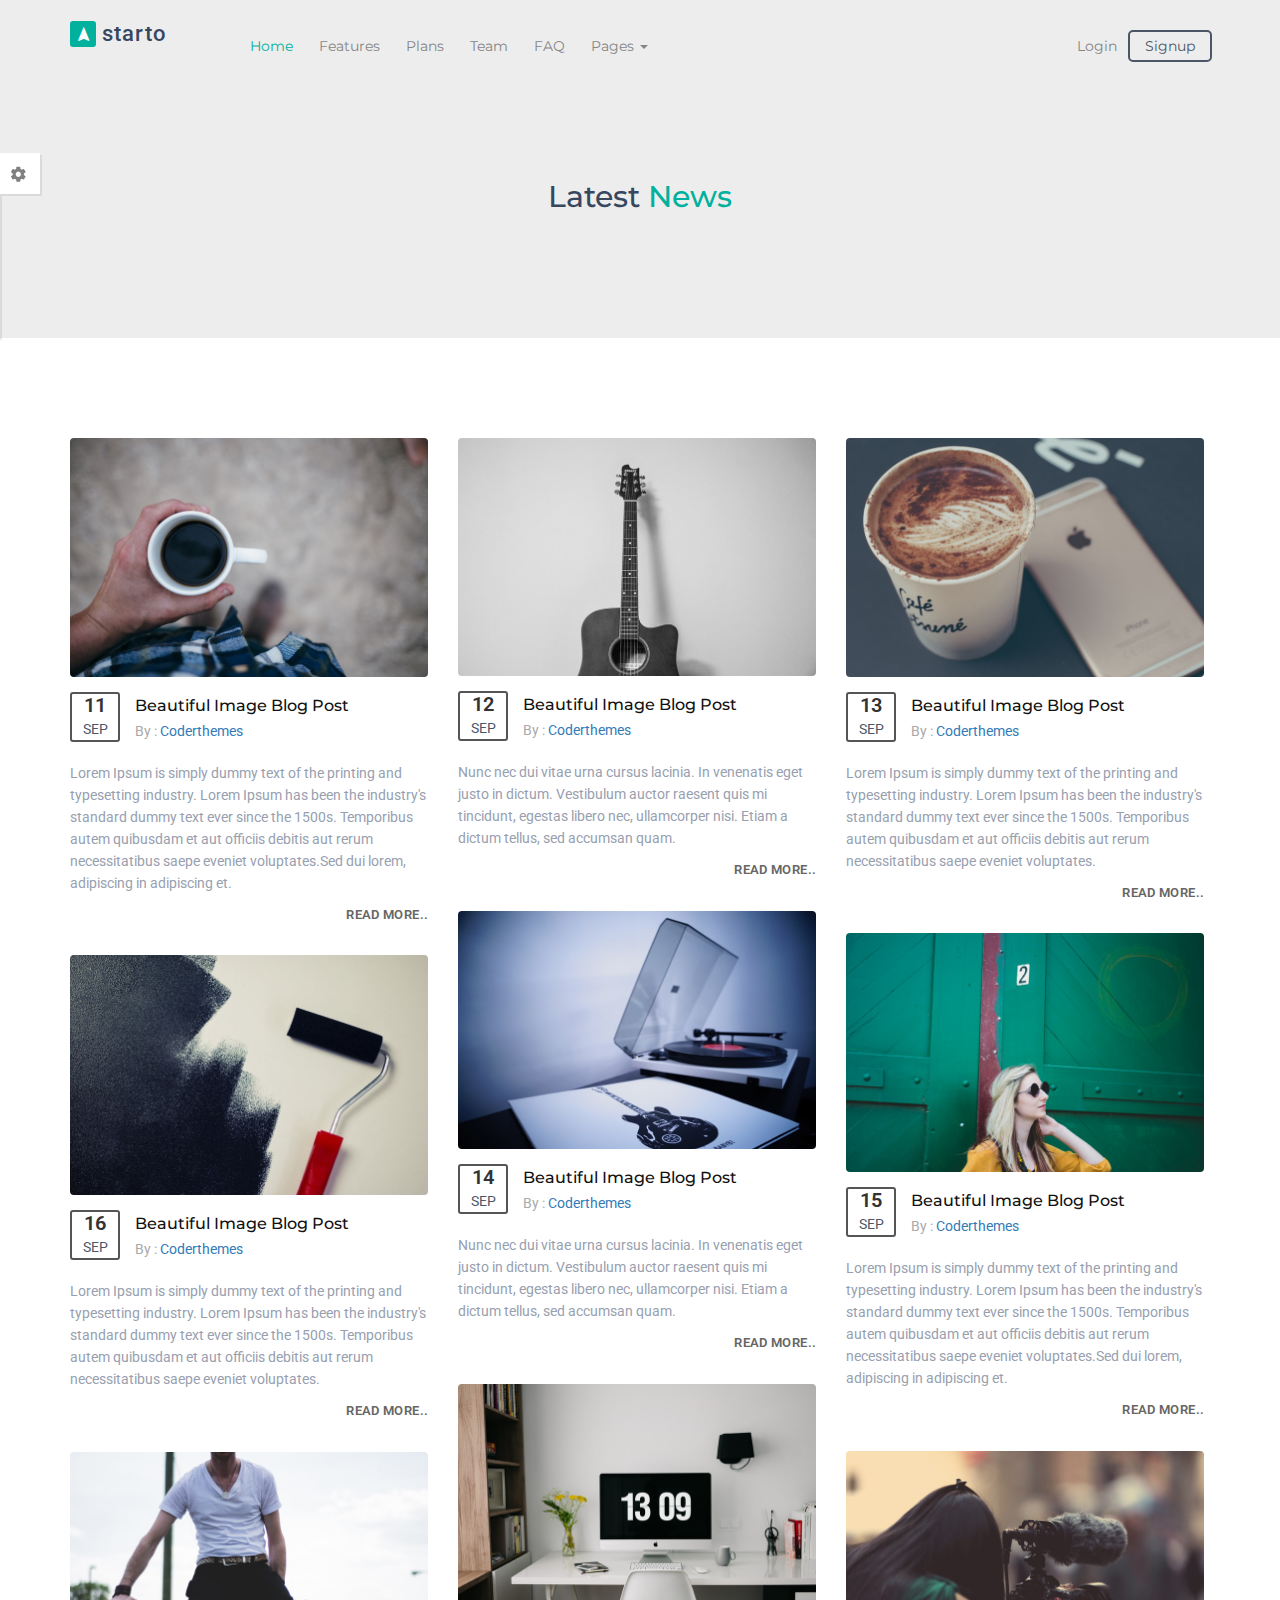
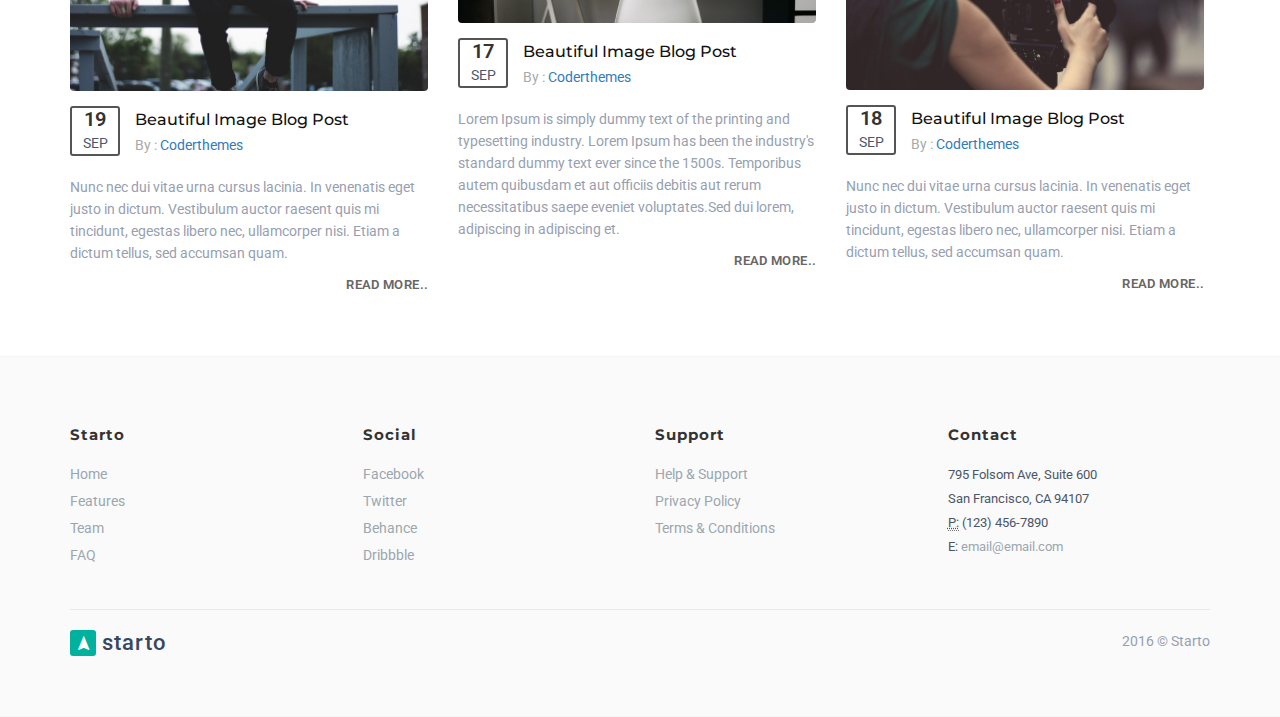
<file: blog.html>
<!DOCTYPE html>
<html lang="en">
  <head>
    <meta charset="utf-8">
    <meta name="viewport" content="width=device-width, initial-scale=1.0">
    <meta name="description" content="">
    <meta name="author" content="Coderthemes">

    <!-- Favicon icon -->
    <link rel="shortcut icon" href="images/favicon.ico">

    <!-- Site Title -->
    <title>Starto - Responsive Landing Template</title>

    <!-- Google fonts -->
    <link href='https://fonts.googleapis.com/css?family=Roboto:400,300,500,700' rel='stylesheet' type='text/css'>
    <link href='https://fonts.googleapis.com/css?family=Montserrat:400,700' rel='stylesheet' type='text/css'>

    <!-- Bootstrap core CSS -->
    <link href="css/bootstrap.min.css" rel="stylesheet">

    <!-- Animate -->
    <link href="css/animate.css" rel="stylesheet">
    
    <!-- Icon-font -->
    <link rel="stylesheet" type="text/css" href="css/material-design-iconic-font.min.css">

    <!--owl carousel css-->
    <link href="css/owl.carousel.css" rel="stylesheet" type="text/css" media="screen">
    <link href="css/owl.theme.css" rel="stylesheet" type="text/css" media="screen">

    <!-- Custom styles for this template -->
    <link href="css/style.css" rel="stylesheet">

    <!-- Color css -->
    <link href="css/colors/default.css" rel="stylesheet" id="color-opt">

    <!-- HTML5 shim and Respond.js IE8 support of HTML5 tooltipss and media queries -->
    <!--[if lt IE 9]>
      <script src="js/html5shiv.js"></script>
      <script src="js/respond.min.js"></script>
    <![endif]-->

    <script>
      (function(i,s,o,g,r,a,m){i['GoogleAnalyticsObject']=r;i[r]=i[r]||function(){
      (i[r].q=i[r].q||[]).push(arguments)},i[r].l=1*new Date();a=s.createElement(o),
      m=s.getElementsByTagName(o)[0];a.async=1;a.src=g;m.parentNode.insertBefore(a,m)
      })(window,document,'script','//www.google-analytics.com/analytics.js','ga');

      ga('create', 'UA-74366260-1', 'auto');
      ga('send', 'pageview');

    </script>

  </head>

<body data-spy="scroll" data-target="#navbar-menu">

  <div class="navbar navbar-custom sticky" role="navigation">
      <div class="container">

        <!-- Navbar-header -->
        <div class="navbar-header">
          <!-- Responsive menu button -->
          <button type="button" class="navbar-toggle" data-toggle="collapse" data-target=".navbar-collapse">
              <i class="zmdi zmdi-menu"></i>
          </button>

          <!-- LOGO -->
          <a class="navbar-brand logo" href="index.html">
            <i class="zmdi zmdi-navigation"></i> <span>starto</span>
          </a>

        </div>
        <!-- end navbar-header -->

        <!-- menu -->
        <div class="navbar-collapse collapse" id="navbar-menu">

          <!-- Navbar left -->
          <ul class="nav navbar-nav nav-custom-left">
            <li class="active">
              <a href="index.html#home">Home</a>
            </li>
            <li>
              <a href="index.html#features">Features</a>
            </li>
            <li>
              <a href="index.html#pricing">Plans</a>
            </li>
            <li>
              <a href="index.html#team">Team</a>
            </li>
            <li>
              <a href="index.html#faq">FAQ</a>
            </li>
            <li class="dropdown">
              <a href="#" data-toggle="dropdown">
                Pages
                <span class="caret"></span>
              </a>
              <ul class="dropdown-menu arrow">
                <li><a href="about.html">About Us</a></li>
                <li><a href="contact.html">Contact</a></li>
                <li><a href="blog.html">Blog</a></li>
                <li><a href="blog-post.html">Blog Post</a></li>
              </ul>
            </li>
          </ul>

          <!-- Navbar right -->
          <ul class="nav navbar-nav navbar-right">
            <li>
              <a href="">Login</a>
            </li>
            <li>
              <a href="" class="btn btn-inverse btn-bordered navbar-btn">Signup</a>
            </li>
          </ul>

        </div>
        <!--/Menu -->
      </div>
      <!-- end container -->
  </div>
  <!-- End navbar-custom -->

 


  <!-- HOME -->
  <section class="home">
    <!-- <div class="bg-overlay"></div> -->
    <div class="container">
      <div class="row">
        <div class="col-sm-12">

          <div class="home-wrapper home-wrapper-sm text-center">
            <h2 class="animated fadeInDown wow" data-wow-delay=".1s">
              Latest <span class="text-colored">News</span>
            </h2>
          </div><!-- home wrapper -->

        </div> <!-- end col -->
      </div> <!-- end row -->
    </div> <!-- end container -->
  </section>
  <!-- END HOME -->


  <!-- Blog -->
  <section class="section blog-section">
    <div class="container">
      <div class="row">
        <div class="blog-wrapper masonry clearfix">

          <!-- Blog-item -->
          <div class="blog-item">
            <div class="blog-post">
              <div class="post-media">
                <a href="blog-post.html">
                  <img src="images/blog/1.jpg" alt="blog post with image" class="img-responsive" />
                </a>
              </div><!-- .post-media end -->

              <article class="post-body">
                <div class="post-info">
                  <div class="date">
                    <span class="day">11</span><br />
                    <span class="month">Sep</span>
                  </div>

                  <div class="meta-container">
                    <a href="blog-post.html">
                      <h3>Beautiful Image Blog Post</h3>
                    </a>
                    <ul class="meta">
                      <li>
                        By : <a href="#">Coderthemes</a>
                      </li>
                    </ul>
                  </div>
                </div>

                <p>
                  Lorem Ipsum is simply dummy text of the printing and typesetting industry. Lorem Ipsum has been the industry's standard dummy text ever since the 1500s.
                  Temporibus autem quibusdam et aut officiis debitis aut rerum necessitatibus saepe eveniet voluptates.Sed dui lorem, adipiscing in adipiscing et.
                </p>

                <div class="text-right">
                  <a href="blog-post.html" class="read-more text-uppercase">Read more..</a>
                </div>
              </article><!-- .post-body end -->
            </div><!-- .blog-post.format-standard end -->
          </div>
          <!-- end blog-item -->

          <!-- Blog-item -->
          <div class="blog-item">
            <div class="blog-post">
              <div class="post-media">
                <a href="blog-post.html">
                  <img src="images/blog/2.jpg" alt="blog post with image" class="img-responsive" />
                </a>
              </div><!-- .post-media end -->

              <article class="post-body">
                <div class="post-info">
                  <div class="date">
                    <span class="day">12</span><br />
                    <span class="month">Sep</span>
                  </div>

                  <div class="meta-container">
                    <a href="blog-post.html">
                      <h3>Beautiful Image Blog Post</h3>
                    </a>
                    <ul class="meta">
                      <li>
                        By : <a href="#">Coderthemes</a>
                      </li>
                    </ul>
                  </div>
                </div>

                <p>
                  Nunc nec dui vitae urna cursus lacinia. In
                  venenatis eget justo in dictum. Vestibulum 
                  auctor raesent quis mi 
                  tincidunt, egestas libero nec, ullamcorper 
                  nisi. Etiam a dictum tellus, sed accumsan 
                  quam.
                </p>

                <div class="text-right">
                  <a href="blog-post.html" class="read-more text-uppercase">Read more..</a>
                </div>
              </article><!-- .post-body end -->
            </div><!-- .blog-post.format-standard end -->
          </div>
          <!-- end blog-item -->

          <!-- Blog-item -->
          <div class="blog-item">
            <div class="blog-post">
              <div class="post-media">
                <a href="blog-post.html">
                  <img src="images/blog/3.jpg" alt="blog post with image" class="img-responsive" />
                </a>
              </div><!-- .post-media end -->

              <article class="post-body">
                <div class="post-info">
                  <div class="date">
                    <span class="day">13</span><br />
                    <span class="month">Sep</span>
                  </div>

                  <div class="meta-container">
                    <a href="blog-post.html">
                      <h3>Beautiful Image Blog Post</h3>
                    </a>
                    <ul class="meta">
                      <li>
                        By : <a href="#">Coderthemes</a>
                      </li>
                    </ul>
                  </div>
                </div>

                <p>
                  Lorem Ipsum is simply dummy text of the printing and typesetting industry. Lorem Ipsum has been the industry's standard dummy text ever since the 1500s.
                  Temporibus autem quibusdam et aut officiis debitis aut rerum necessitatibus saepe eveniet voluptates.
                </p>

                <div class="text-right">
                  <a href="blog-post.html" class="read-more text-uppercase">Read more..</a>
                </div>
              </article><!-- .post-body end -->
            </div><!-- .blog-post.format-standard end -->
          </div>
          <!-- end blog-item -->

          <!-- Blog-item -->
          <div class="blog-item">
            <div class="blog-post">
              <div class="post-media">
                <a href="blog-post.html">
                  <img src="images/blog/4.jpg" alt="blog post with image" class="img-responsive" />
                </a>
              </div><!-- .post-media end -->

              <article class="post-body">
                <div class="post-info">
                  <div class="date">
                    <span class="day">14</span><br />
                    <span class="month">Sep</span>
                  </div>

                  <div class="meta-container">
                    <a href="blog-post.html">
                      <h3>Beautiful Image Blog Post</h3>
                    </a>
                    <ul class="meta">
                      <li>
                        By : <a href="#">Coderthemes</a>
                      </li>
                    </ul>
                  </div>
                </div>

                <p>
                  Nunc nec dui vitae urna cursus lacinia. In
                  venenatis eget justo in dictum. Vestibulum 
                  auctor raesent quis mi 
                  tincidunt, egestas libero nec, ullamcorper 
                  nisi. Etiam a dictum tellus, sed accumsan 
                  quam.
                </p>

                <div class="text-right">
                  <a href="blog-post.html" class="read-more text-uppercase">Read more..</a>
                </div>
              </article><!-- .post-body end -->
            </div><!-- .blog-post.format-standard end -->
          </div>
          <!-- end blog-item -->

          <!-- Blog-item -->
          <div class="blog-item">
            <div class="blog-post">
              <div class="post-media">
                <a href="blog-post.html">
                  <img src="images/blog/5.jpg" alt="blog post with image" class="img-responsive" />
                </a>
              </div><!-- .post-media end -->

              <article class="post-body">
                <div class="post-info">
                  <div class="date">
                    <span class="day">15</span><br />
                    <span class="month">Sep</span>
                  </div>

                  <div class="meta-container">
                    <a href="blog-post.html">
                      <h3>Beautiful Image Blog Post</h3>
                    </a>
                    <ul class="meta">
                      <li>
                        By : <a href="#">Coderthemes</a>
                      </li>
                    </ul>
                  </div>
                </div>

                <p>
                  Lorem Ipsum is simply dummy text of the printing and typesetting industry. Lorem Ipsum has been the industry's standard dummy text ever since the 1500s.
                  Temporibus autem quibusdam et aut officiis debitis aut rerum necessitatibus saepe eveniet voluptates.Sed dui lorem, adipiscing in adipiscing et.
                </p>

                <div class="text-right">
                  <a href="blog-post.html" class="read-more text-uppercase">Read more..</a>
                </div>
              </article><!-- .post-body end -->
            </div><!-- .blog-post.format-standard end -->
          </div>
          <!-- end blog-item -->

          <!-- Blog-item -->
          <div class="blog-item">
            <div class="blog-post">
              <div class="post-media">
                <a href="blog-post.html">
                  <img src="images/blog/6.jpg" alt="blog post with image" class="img-responsive" />
                </a>
              </div><!-- .post-media end -->

              <article class="post-body">
                <div class="post-info">
                  <div class="date">
                    <span class="day">16</span><br />
                    <span class="month">Sep</span>
                  </div>

                  <div class="meta-container">
                    <a href="blog-single.html">
                      <h3>Beautiful Image Blog Post</h3>
                    </a>
                    <ul class="meta">
                      <li>
                        By : <a href="#">Coderthemes</a>
                      </li>
                    </ul>
                  </div>
                </div>

                <p>
                  Lorem Ipsum is simply dummy text of the printing and typesetting industry. Lorem Ipsum has been the industry's standard dummy text ever since the 1500s.
                  Temporibus autem quibusdam et aut officiis debitis aut rerum necessitatibus saepe eveniet voluptates.
                </p>

                <div class="text-right">
                  <a href="blog-post.html" class="read-more text-uppercase">Read more..</a>
                </div>
              </article><!-- .post-body end -->
            </div><!-- .blog-post.format-standard end -->
          </div>
          <!-- end blog-item -->

          <!-- Blog-item -->
          <div class="blog-item">
            <div class="blog-post">
              <div class="post-media">
                <a href="blog-post.html">
                  <img src="images/blog/7.jpg" alt="blog post with image" class="img-responsive" />
                </a>
              </div><!-- .post-media end -->

              <article class="post-body">
                <div class="post-info">
                  <div class="date">
                    <span class="day">17</span><br />
                    <span class="month">Sep</span>
                  </div>

                  <div class="meta-container">
                    <a href="blog-post.html">
                      <h3>Beautiful Image Blog Post</h3>
                    </a>
                    <ul class="meta">
                      <li>
                        By : <a href="#">Coderthemes</a>
                      </li>
                    </ul>
                  </div>
                </div>

                <p>
                  Lorem Ipsum is simply dummy text of the printing and typesetting industry. Lorem Ipsum has been the industry's standard dummy text ever since the 1500s.
                  Temporibus autem quibusdam et aut officiis debitis aut rerum necessitatibus saepe eveniet voluptates.Sed dui lorem, adipiscing in adipiscing et.
                </p>

                <div class="text-right">
                  <a href="blog-post.html" class="read-more text-uppercase">Read more..</a>
                </div>
              </article><!-- .post-body end -->
            </div><!-- .blog-post.format-standard end -->
          </div>
          <!-- end blog-item -->

          <!-- Blog-item -->
          <div class="blog-item">
            <div class="blog-post">
              <div class="post-media">
                <a href="blog-post.html">
                  <img src="images/blog/8.jpg" alt="blog post with image" class="img-responsive" />
                </a>
              </div><!-- .post-media end -->

              <article class="post-body">
                <div class="post-info">
                  <div class="date">
                    <span class="day">18</span><br />
                    <span class="month">Sep</span>
                  </div>

                  <div class="meta-container">
                    <a href="blog-post.html">
                      <h3>Beautiful Image Blog Post</h3>
                    </a>
                    <ul class="meta">
                      <li>
                        By : <a href="#">Coderthemes</a>
                      </li>
                    </ul>
                  </div>
                </div>

                <p>
                  Nunc nec dui vitae urna cursus lacinia. In
                  venenatis eget justo in dictum. Vestibulum 
                  auctor raesent quis mi 
                  tincidunt, egestas libero nec, ullamcorper 
                  nisi. Etiam a dictum tellus, sed accumsan 
                  quam.
                </p>

                <div class="text-right">
                  <a href="blog-post.html" class="read-more text-uppercase">Read more..</a>
                </div>
              </article><!-- .post-body end -->
            </div><!-- .blog-post.format-standard end -->
          </div>
          <!-- end blog-item -->

          <!-- Blog-item -->
          <div class="blog-item">
            <div class="blog-post">
              <div class="post-media">
                <a href="blog-post.html">
                  <img src="images/blog/9.jpg" alt="blog post with image" class="img-responsive" />
                </a>
              </div><!-- .post-media end -->

              <article class="post-body">
                <div class="post-info">
                  <div class="date">
                    <span class="day">19</span><br />
                    <span class="month">Sep</span>
                  </div>

                  <div class="meta-container">
                    <a href="blog-post.html">
                      <h3>Beautiful Image Blog Post</h3>
                    </a>
                    <ul class="meta">
                      <li>
                        By : <a href="#">Coderthemes</a>
                      </li>
                    </ul>
                  </div>
                </div>

                <p>
                  Nunc nec dui vitae urna cursus lacinia. In
                  venenatis eget justo in dictum. Vestibulum 
                  auctor raesent quis mi 
                  tincidunt, egestas libero nec, ullamcorper 
                  nisi. Etiam a dictum tellus, sed accumsan 
                  quam.
                </p>

                <div class="text-right">
                  <a href="blog-post.html" class="read-more text-uppercase">Read more..</a>
                </div>
              </article><!-- .post-body end -->
            </div><!-- .blog-post.format-standard end -->
          </div>
          <!-- end blog-item -->
        </div>

      </div>
    </div>
  </section>

  <!-- END Blog-->


  
  <!-- FOOTER -->
  <footer class="section bg-gray footer">
    <div class="container">
      <div class="row">
        <div class="col-md-3 col-sm-6">
          <h5>Starto</h5>
          <ul class="list-unstyled">
            <li><a href="">Home</a></li>
            <li><a href="">Features</a></li>
            <li><a href="">Team</a></li>
            <li><a href="">FAQ</a></li>
          </ul>
        </div>

        <div class="col-md-3 col-sm-6">
          <h5>Social</h5>
          <ul class="list-unstyled">
            <li><a href="">Facebook</a></li>
            <li><a href="">Twitter</a></li>
            <li><a href="">Behance</a></li>
            <li><a href="">Dribbble</a></li>
          </ul>
        </div>

        <div class="col-md-3 col-sm-6">
          <h5>Support</h5>
          <ul class="list-unstyled">
            <li><a href="">Help & Support</a></li>
            <li><a href="">Privacy Policy</a></li>
            <li><a href="">Terms & Conditions</a></li>
          </ul>
        </div>

        <div class="col-md-3 col-sm-6">
          <h5>Contact</h5>
          <address>
            795 Folsom Ave, Suite 600<br>
            San Francisco, CA 94107<br>
            <abbr title="Phone">P:</abbr> (123) 456-7890<br/>
            E: <a href="mailto:lugada@lugada.com">email@email.com</a>
          </address>
        </div>

      </div>

      <div class="row">
        <div class="col-sm-12">
          <div class="footer-alt">
            <p class="pull-right text-muted m-b-0">2016 © Starto</p>
            <a class="navbar-brand logo" href="index.html">
              <i class="zmdi zmdi-navigation"></i> <span>starto</span>
            </a>
          </div>
        </div>
      </div>
    </div>
  </footer>

  <!-- END FOOTER -->


  <!-- Back to top -->
  <a href="#" class="back-to-top"> <i class="zmdi zmdi-chevron-up"> </i> </a>

<!-- Style switcher -->
    <div id="style-switcher" style="left: 0px;">
        <div>
            <h3>Select your color</h3>
            <ul class="pattern">
                <li>
                    <a class="color1" href="#"></a>
                </li>
                <li>
                    <a class="color2" href="#"></a>
                </li>
                <li>
                    <a class="color3" href="#"></a>
                </li>
                <li>
                    <a class="color4" href="#"></a>
                </li>
                <li>
                    <a class="color5" href="#"></a>
                </li>
                <li>
                    <a class="color6" href="#"></a>
                </li>
                <li>
                    <a class="color7" href="#"></a>
                </li>
                <li>
                    <a class="color8" href="#"></a>
                </li>
                <li>
                    <a class="color9" href="#"></a>
                </li>
                <li>
                    <a class="color10" href="#"></a>
                </li>
            </ul>
        </div>
        <div class="bottom">
            <a href="#" class="settings"><i class="zmdi zmdi-settings zmdi-hc-spin"></i></a>
        </div>
    </div>
    <!-- end Style switcher -->

    <!-- js placed at the end of the document so the pages load faster -->
    <script src="js/jquery.js"></script>
    <script src="js/bootstrap.min.js"></script>
    <!-- Jquery easing -->                                                      
    <script type="text/javascript" src="js/jquery.easing.1.3.min.js"></script>
    <script src="js/wow.min.js"></script>

    <!--sticky header-->
    <script type="text/javascript" src="js/jquery.sticky.js"></script>

    <script  src="js/isotope.pkgd.min.js"></script> <!-- jQuery isotope -->
    <script type="text/javascript" src="js/imagesloaded.pkgd.min.js"></script> 
    <script type="text/javascript" src="js/masonry.pkgd.min.js"></script>
        
    <!--common script for all pages-->
    <script src="js/jquery.app.js"></script>

    <script src="js/switcher.js"></script>

    <script type="text/javascript">
    (function($) {
      "use strict";
      $(document).ready(function() {
        
        init_masonry();
        
        //PORTFOLIO FILTER 
        $(document).ready(function() {
          var $container = $('.blog-wrapper');
          var $filter = $('#filter');
          // Initialize isotope 
          $container.isotope({
            filter: '*',
            layoutMode: 'masonry',
            animationOptions: {
              duration: 750,
              easing: 'linear'
            }
          });
          // Filter items when filter link is clicked
          $filter.find('a').click(function () {
            var selector = $(this).attr('data-filter');
            $filter.find('a').removeClass('current');
            $(this).addClass('current');
            $container.isotope({
              filter: selector,
              animationOptions: {
                animationDuration: 750,
                easing: 'linear',
                queue: false,
              }
            });
            return false;
          }); 
          /*END*/
        });
        
      });  
      

      function init_masonry(){
        (function($){    
        
          $(".masonry").imagesLoaded(function(){
            $(".masonry").masonry();
          });
          
        })(jQuery);
      }

    })(jQuery);
    </script>


    
  </body>
</html>
</file>
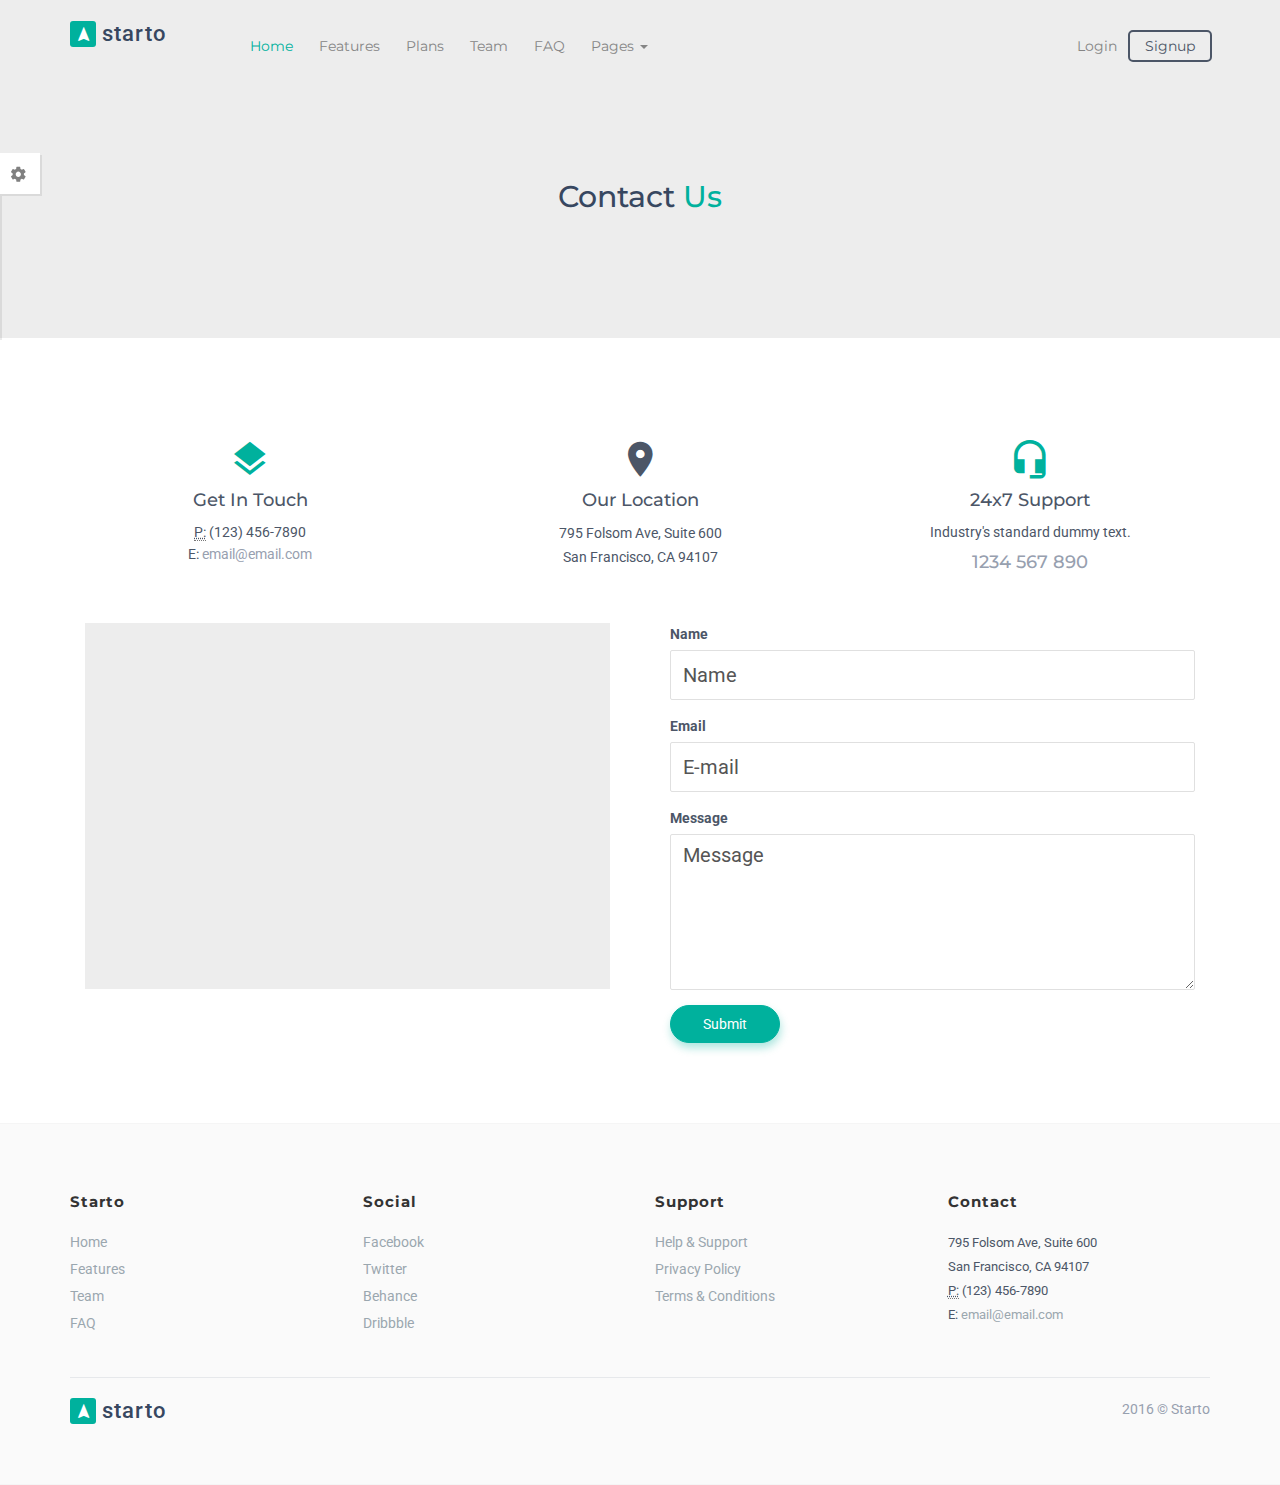
<file: contact.html>
<!DOCTYPE html>
<html lang="en">
  <head>
    <meta charset="utf-8">
    <meta name="viewport" content="width=device-width, initial-scale=1.0">
    <meta name="description" content="">
    <meta name="author" content="Coderthemes">

    <!-- Favicon icon -->
    <link rel="shortcut icon" href="images/favicon.ico">

    <!-- Site Title -->
    <title>Starto - Responsive Landing Template</title>

    <!-- Google fonts -->
    <link href='https://fonts.googleapis.com/css?family=Roboto:400,300,500,700' rel='stylesheet' type='text/css'>
    <link href='https://fonts.googleapis.com/css?family=Montserrat:400,700' rel='stylesheet' type='text/css'>

    <!-- Bootstrap core CSS -->
    <link href="css/bootstrap.min.css" rel="stylesheet">

    <!-- Animate -->
    <link href="css/animate.css" rel="stylesheet">
    
    <!-- Icon-font -->
    <link rel="stylesheet" type="text/css" href="css/material-design-iconic-font.min.css">

    <!-- Custom styles for this template -->
    <link href="css/style.css" rel="stylesheet">

    <!-- Color css -->
    <link href="css/colors/default.css" rel="stylesheet" id="color-opt">

    <!-- HTML5 shim and Respond.js IE8 support of HTML5 tooltipss and media queries -->
    <!--[if lt IE 9]>
      <script src="js/html5shiv.js"></script>
      <script src="js/respond.min.js"></script>
    <![endif]-->

    <script>
      (function(i,s,o,g,r,a,m){i['GoogleAnalyticsObject']=r;i[r]=i[r]||function(){
      (i[r].q=i[r].q||[]).push(arguments)},i[r].l=1*new Date();a=s.createElement(o),
      m=s.getElementsByTagName(o)[0];a.async=1;a.src=g;m.parentNode.insertBefore(a,m)
      })(window,document,'script','//www.google-analytics.com/analytics.js','ga');

      ga('create', 'UA-74366260-1', 'auto');
      ga('send', 'pageview');

    </script>

  </head>

<body data-spy="scroll" data-target="#navbar-menu">

  <div class="navbar navbar-custom sticky" role="navigation">
      <div class="container">

        <!-- Navbar-header -->
        <div class="navbar-header">
          <!-- Responsive menu button -->
          <button type="button" class="navbar-toggle" data-toggle="collapse" data-target=".navbar-collapse">
              <i class="zmdi zmdi-menu"></i>
          </button>

          <!-- LOGO -->
          <a class="navbar-brand logo" href="index.html">
            <i class="zmdi zmdi-navigation"></i> <span>starto</span>
          </a>

        </div>
        <!-- end navbar-header -->

        <!-- menu -->
        <div class="navbar-collapse collapse" id="navbar-menu">

          <!-- Navbar left -->
          <ul class="nav navbar-nav nav-custom-left">
            <li class="active">
              <a href="index.html#home">Home</a>
            </li>
            <li>
              <a href="index.html#features">Features</a>
            </li>
            <li>
              <a href="index.html#pricing">Plans</a>
            </li>
            <li>
              <a href="index.html#team">Team</a>
            </li>
            <li>
              <a href="index.html#faq">FAQ</a>
            </li>
            <li class="dropdown">
              <a href="#" data-toggle="dropdown">
                Pages
                <span class="caret"></span>
              </a>
              <ul class="dropdown-menu arrow">
                <li><a href="about.html">About Us</a></li>
                <li><a href="contact.html">Contact</a></li>
                <li><a href="blog.html">Blog</a></li>
                <li><a href="blog-post.html">Blog Post</a></li>
              </ul>
            </li>
          </ul>

          <!-- Navbar right -->
          <ul class="nav navbar-nav navbar-right">
            <li>
              <a href="">Login</a>
            </li>
            <li>
              <a href="" class="btn btn-inverse btn-bordered navbar-btn">Signup</a>
            </li>
          </ul>

        </div>
        <!--/Menu -->
      </div>
      <!-- end container -->
  </div>
  <!-- End navbar-custom -->

 


  <!-- HOME -->
  <section class="home">
    <!-- <div class="bg-overlay"></div> -->
    <div class="container">
      <div class="row">
        <div class="col-sm-12">

          <div class="home-wrapper home-wrapper-sm text-center">
            <h2 class="animated fadeInDown wow" data-wow-delay=".1s">
              Contact <span class="text-colored">Us</span>
            </h2>
          </div><!-- home wrapper -->

        </div> <!-- end col -->
      </div> <!-- end row -->
    </div> <!-- end container -->
  </section>
  <!-- END HOME -->


  
 


  <!-- CONTACT -->

  <section class="section contact-page">

    <div class="container">

      <div class="row text-center">

        <div class="col-sm-4">
          <div class="contact-detail-box">
            <i class="zmdi zmdi-layers zmdi-hc-3x text-colored"></i>
            <h4>Get In Touch</h4>

            <abbr title="Phone">P:</abbr> (123) 456-7890<br>
            E: <a href="mailto:email@email.com" class="text-muted">email@email.com</a>
          </div>
        </div><!-- end col -->

        <div class="col-sm-4">
          <div class="contact-detail-box">
            <i class="zmdi zmdi-pin zmdi-hc-3x"></i>
            <h4>Our Location</h4>

            <address>
            795 Folsom Ave, Suite 600<br>
            San Francisco, CA 94107<br>
          </address>
          </div>
        </div><!-- end col -->

        <div class="col-sm-4">
          <div class="contact-detail-box">
            <i class="zmdi zmdi-headset-mic zmdi-hc-3x text-colored"></i>
            <h4>24x7 Support</h4>

            <p>Industry's standard dummy text.</p>
            <h4 class="text-muted">1234 567 890</h4>
          </div>
        </div><!-- end col -->

      </div>
      <!-- end row -->


      <div class="row">
        <div class="col-sm-6">
          <div class="contact-map">
            <iframe src="https://www.google.com/maps/embed/v1/place?q=New+York+University&key=AIzaSyBSFRN6WWGYwmFi498qXXsD2UwkbmD74v4" frameborder="0" scrolling="no" marginheight="0" marginwidth="0" style="width: 100%; height: 360px;"></iframe>
          </div>
        </div><!-- end col -->

        <!-- Contact form -->
        <div class="col-sm-6">
          <form role="form" name="ajax-form" id="ajax-form" action="https://formsubmit.io/send/coderthemes@gmail.com" method="post" class="form-main">

            <div class="form-group">
              <label for="name2">Name</label>
              <input class="form-control" id="name2" name="name" onblur="if(this.value == '') this.value='Name'" onfocus="if(this.value == 'Name') this.value=''" type="text" value="Name">
              <div class="error" id="err-name" style="display: none;">Please enter name</div>
            </div> <!-- /Form-name -->

            <div class="form-group">
              <label for="email2">Email</label>
              <input class="form-control" id="email2" name="email" type="text" onfocus="if(this.value == 'E-mail') this.value='';" onblur="if(this.value == '') this.value='E-mail';" value="E-mail">
              <div class="error" id="err-emailvld" style="display: none;">E-mail is not a valid format</div> 
            </div> <!-- /Form-email -->

            <div class="form-group">
              <label for="message2">Message</label>
              <textarea class="form-control" id="message2" name="message" rows="5" onblur="if(this.value == '') this.value='Message'" onfocus="if(this.value == 'Message') this.value=''">Message</textarea>

              <div class="error" id="err-message" style="display: none;">Please enter message</div>
            </div> <!-- /col -->

            <div class="row">            
              <div class="col-xs-12">
                <div id="ajaxsuccess" class="text-success">E-mail was successfully sent.</div>
                <div class="error" id="err-form" style="display: none;">There was a problem validating the form please check!</div>
                <div class="error" id="err-timedout">The connection to the server timed out!</div>
                <div class="error" id="err-state"></div>
                <button type="submit" class="btn btn-primary btn-shadow btn-rounded w-md" id="send">Submit</button>
              </div> <!-- /col -->
            </div> <!-- /row -->

          </form> <!-- /form -->
        </div> <!-- end col -->

      </div> <!-- end row -->
          
    </div> <!-- end Container -->
  </section>

  <!--END Contact -->


  
  <!-- FOOTER -->
  <footer class="section bg-gray footer">
    <div class="container">
      <div class="row">
        <div class="col-md-3 col-sm-6">
          <h5>Starto</h5>
          <ul class="list-unstyled">
            <li><a href="">Home</a></li>
            <li><a href="">Features</a></li>
            <li><a href="">Team</a></li>
            <li><a href="">FAQ</a></li>
          </ul>
        </div>

        <div class="col-md-3 col-sm-6">
          <h5>Social</h5>
          <ul class="list-unstyled">
            <li><a href="">Facebook</a></li>
            <li><a href="">Twitter</a></li>
            <li><a href="">Behance</a></li>
            <li><a href="">Dribbble</a></li>
          </ul>
        </div>

        <div class="col-md-3 col-sm-6">
          <h5>Support</h5>
          <ul class="list-unstyled">
            <li><a href="">Help & Support</a></li>
            <li><a href="">Privacy Policy</a></li>
            <li><a href="">Terms & Conditions</a></li>
          </ul>
        </div>

        <div class="col-md-3 col-sm-6">
          <h5>Contact</h5>
          <address>
            795 Folsom Ave, Suite 600<br>
            San Francisco, CA 94107<br>
            <abbr title="Phone">P:</abbr> (123) 456-7890<br/>
            E: <a href="mailto:lugada@lugada.com">email@email.com</a>
          </address>
        </div>

      </div>

      <div class="row">
        <div class="col-sm-12">
          <div class="footer-alt">
            <p class="pull-right text-muted m-b-0">2016 © Starto</p>
            <a class="navbar-brand logo" href="index.html">
              <i class="zmdi zmdi-navigation"></i> <span>starto</span>
            </a>
          </div>
        </div>
      </div>
    </div>
  </footer>

  <!-- END FOOTER -->


  <!-- Back to top -->
  <a href="#" class="back-to-top"> <i class="zmdi zmdi-chevron-up"> </i> </a>

  <!-- Style switcher -->
    <div id="style-switcher" style="left: 0px;">
        <div>
            <h3>Select your color</h3>
            <ul class="pattern">
                <li>
                    <a class="color1" href="#"></a>
                </li>
                <li>
                    <a class="color2" href="#"></a>
                </li>
                <li>
                    <a class="color3" href="#"></a>
                </li>
                <li>
                    <a class="color4" href="#"></a>
                </li>
                <li>
                    <a class="color5" href="#"></a>
                </li>
                <li>
                    <a class="color6" href="#"></a>
                </li>
                <li>
                    <a class="color7" href="#"></a>
                </li>
                <li>
                    <a class="color8" href="#"></a>
                </li>
                <li>
                    <a class="color9" href="#"></a>
                </li>
                <li>
                    <a class="color10" href="#"></a>
                </li>
            </ul>
        </div>
        <div class="bottom">
            <a href="#" class="settings"><i class="zmdi zmdi-settings zmdi-hc-spin"></i></a>
        </div>
    </div>
    <!-- end Style switcher -->
    

    <!-- js placed at the end of the document so the pages load faster -->
    <script src="js/jquery.js"></script>
    <script src="js/bootstrap.min.js"></script>
    <!-- Jquery easing -->                                                      
    <script type="text/javascript" src="js/jquery.easing.1.3.min.js"></script>
    <script src="js/wow.min.js"></script>

    <!--sticky header-->
    <script type="text/javascript" src="js/jquery.sticky.js"></script>
        
    <!--common script for all pages-->
    <script src="js/jquery.app.js"></script>

    <script src="js/switcher.js"></script>
    
  </body>
</html>
</file>
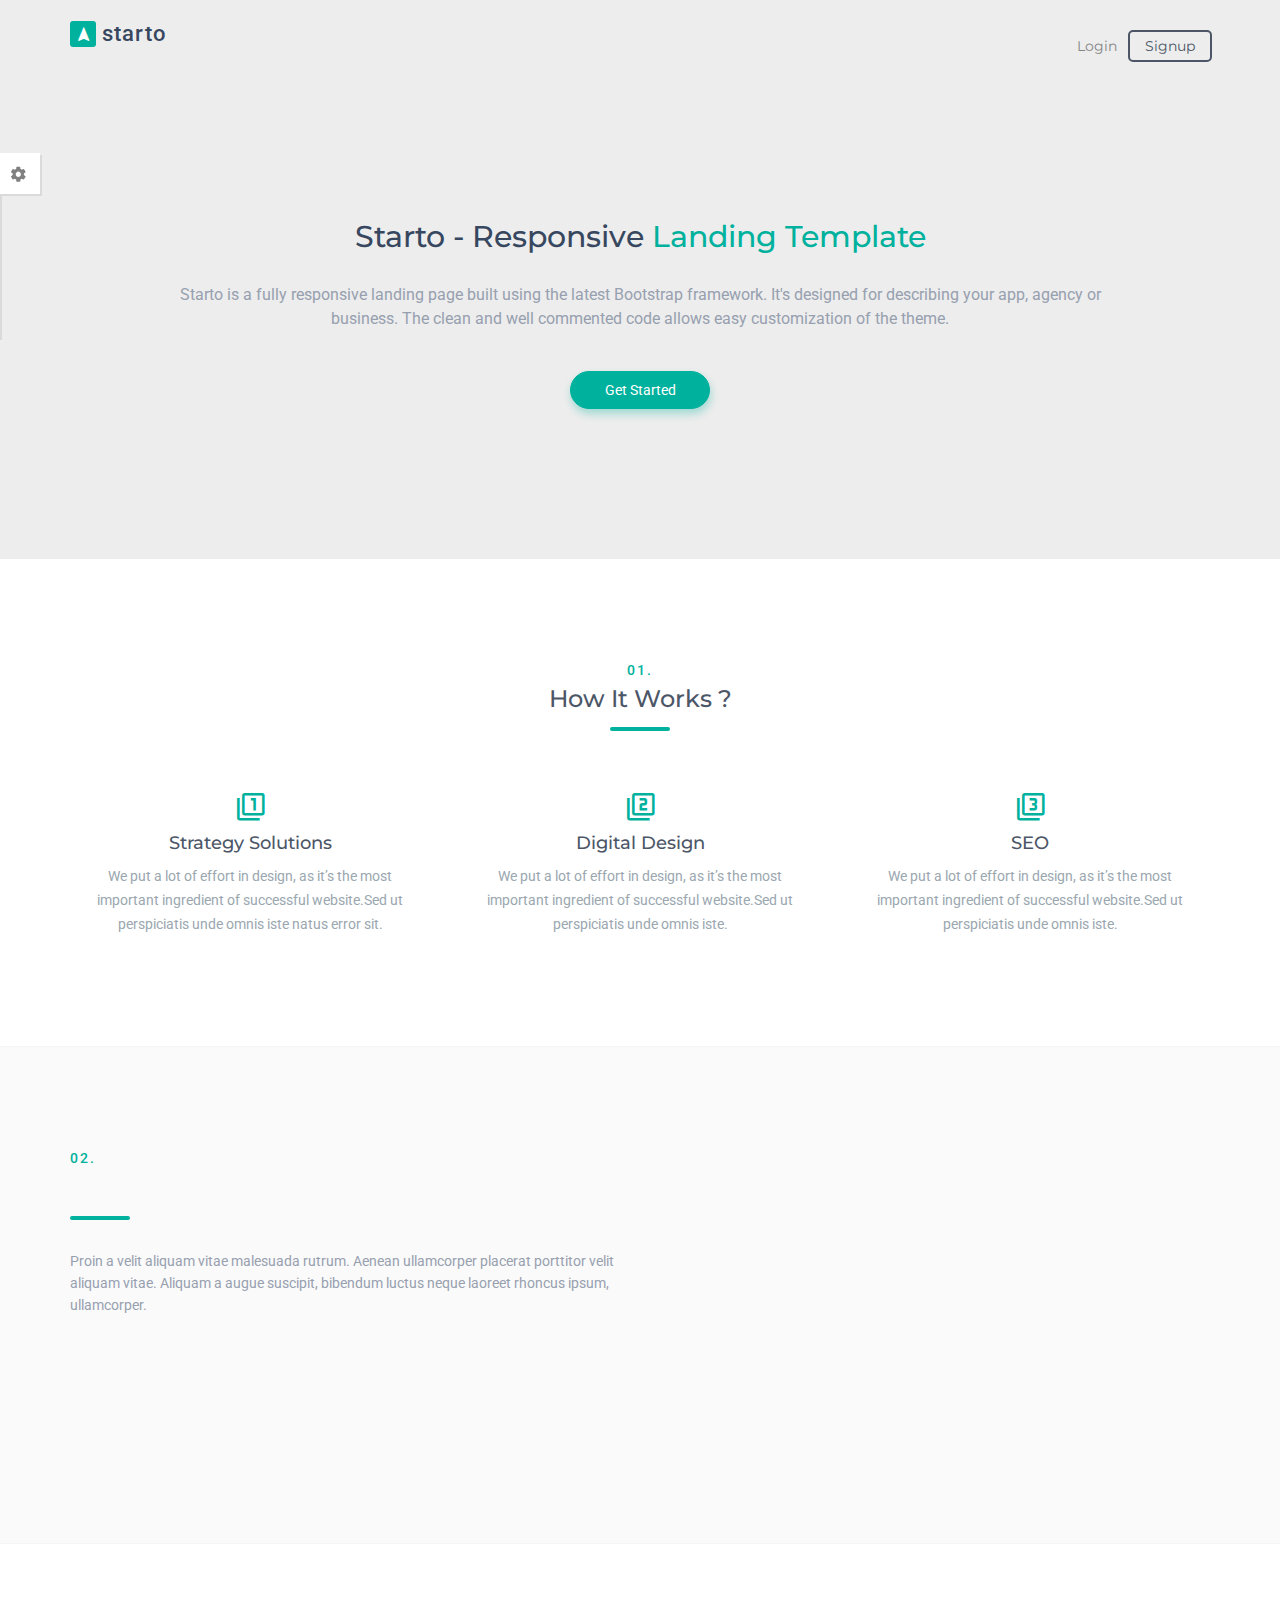
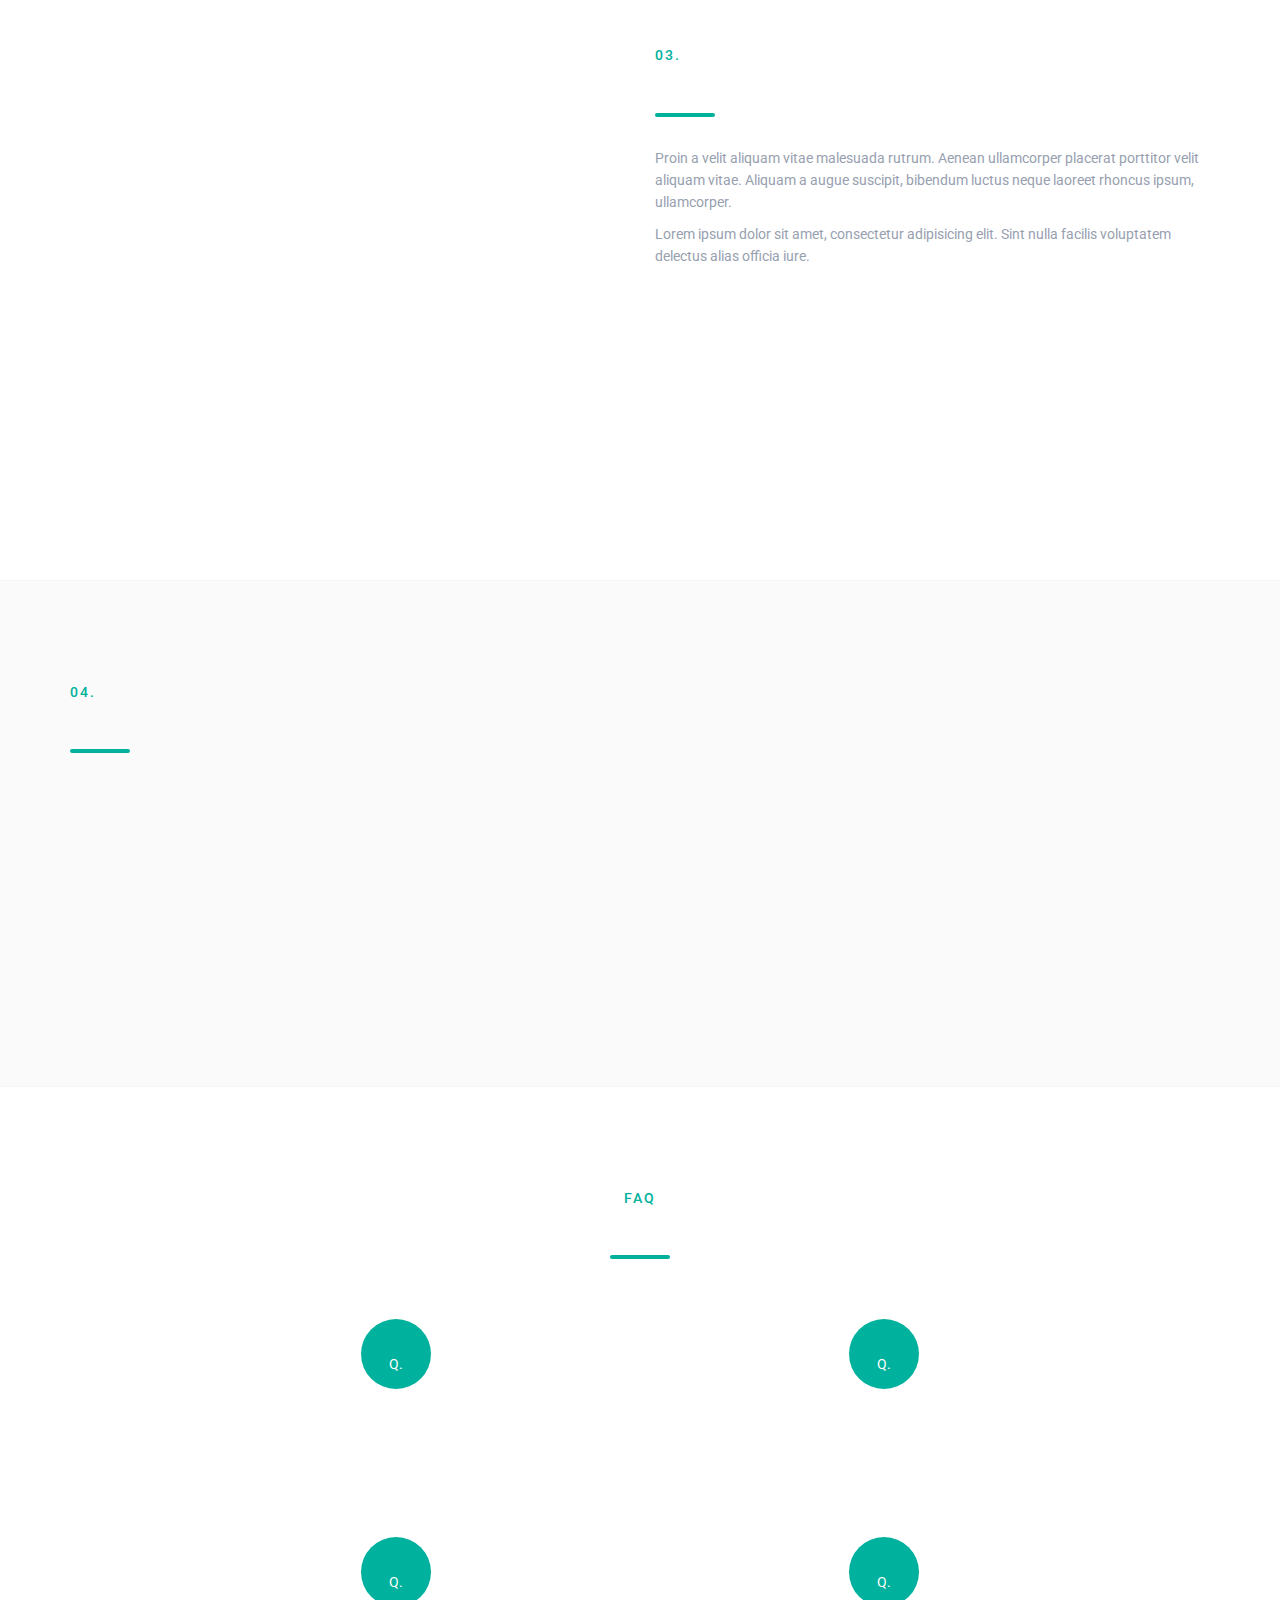
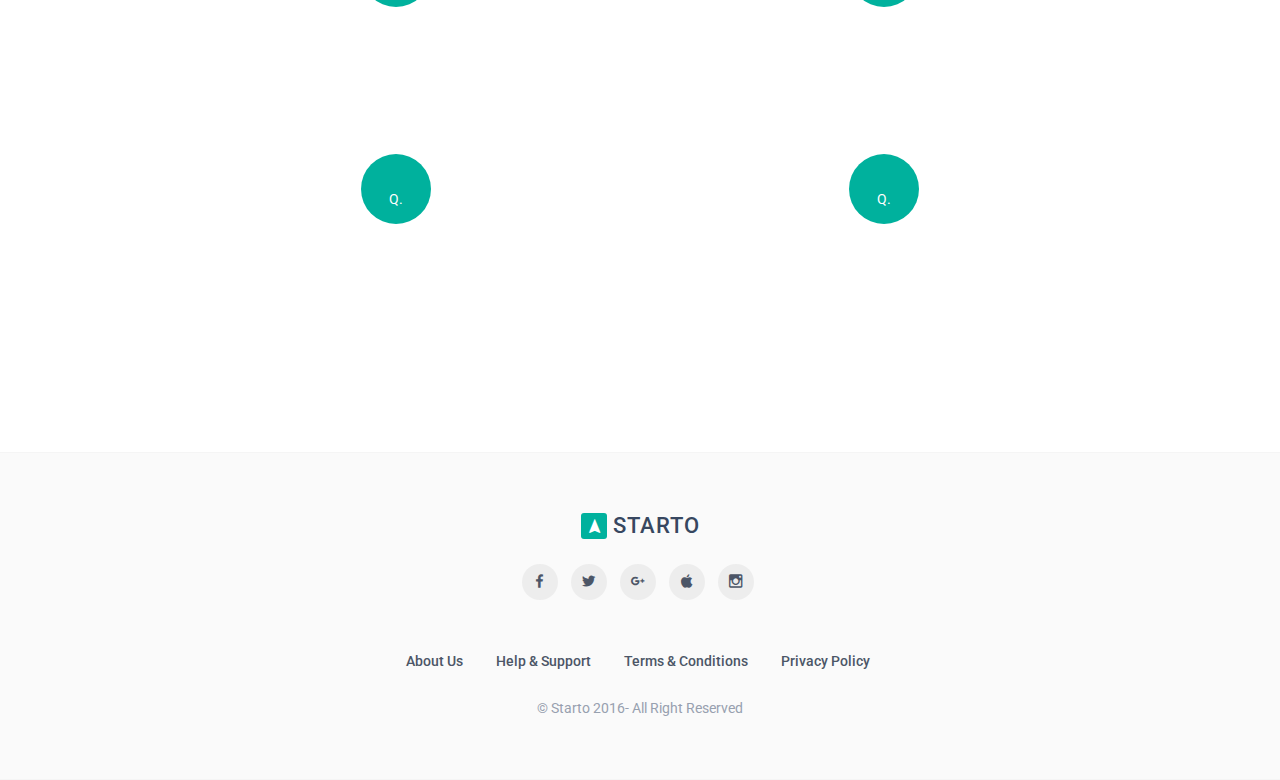
<file: index_pro.html>
<!DOCTYPE html>
<html lang="en">
  <head>
    <meta charset="utf-8">
    <meta name="viewport" content="width=device-width, initial-scale=1.0">
    <meta name="description" content="">
    <meta name="author" content="Coderthemes">

    <!-- Favicon icon -->
    <link rel="shortcut icon" href="images/favicon.ico">

    <!-- Site Title -->
    <title>Starto - Responsive Admin Dashboard</title>

    <!-- Google fonts -->
    <link href='https://fonts.googleapis.com/css?family=Roboto:400,300,500,700' rel='stylesheet' type='text/css'>
    <link href='https://fonts.googleapis.com/css?family=Montserrat:400,700' rel='stylesheet' type='text/css'>

    <!-- Bootstrap core CSS -->
    <link href="css/bootstrap.min.css" rel="stylesheet">

    <!-- Animate -->
    <link href="css/animate.css" rel="stylesheet">
    
    <!-- Icon-font -->
    <link rel="stylesheet" type="text/css" href="css/material-design-iconic-font.min.css">

    <!-- Custom styles for this template -->
    <link href="css/style.css" rel="stylesheet">

    <!-- Color css -->
    <link href="css/colors/default.css" rel="stylesheet" id="color-opt">

    <!-- HTML5 shim and Respond.js IE8 support of HTML5 tooltipss and media queries -->
    <!--[if lt IE 9]>
      <script src="js/html5shiv.js"></script>
      <script src="js/respond.min.js"></script>
    <![endif]-->

    <script>
      (function(i,s,o,g,r,a,m){i['GoogleAnalyticsObject']=r;i[r]=i[r]||function(){
      (i[r].q=i[r].q||[]).push(arguments)},i[r].l=1*new Date();a=s.createElement(o),
      m=s.getElementsByTagName(o)[0];a.async=1;a.src=g;m.parentNode.insertBefore(a,m)
      })(window,document,'script','//www.google-analytics.com/analytics.js','ga');

      ga('create', 'UA-74366260-1', 'auto');
      ga('send', 'pageview');

    </script>

  </head>

<body data-spy="scroll" data-target="#navbar-menu">

  <div class="navbar navbar-custom sticky" role="navigation">
      <div class="container">

        <!-- Navbar-header -->
        <div class="navbar-header">
          <!-- Responsive menu button -->
          <button type="button" class="navbar-toggle" data-toggle="collapse" data-target=".navbar-collapse">
              <i class="zmdi zmdi-menu"></i>
          </button>

          <!-- LOGO -->
          <a class="navbar-brand logo" href="index.html">
            <i class="zmdi zmdi-navigation"></i> <span>starto</span>
          </a>

        </div>
        <!-- end navbar-header -->

        <!-- menu -->
        <div class="navbar-collapse collapse" id="navbar-menu">


          <!-- Navbar right -->
          <ul class="nav navbar-nav navbar-right">
            <li>
              <a href="">Login</a>
            </li>
            <li>
              <a href="" class="btn btn-inverse btn-bordered navbar-btn">Signup</a>
            </li>
          </ul>

        </div>
        <!--/Menu -->
      </div>
      <!-- end container -->
  </div>
  <!-- End navbar-custom -->

 


  <!-- HOME -->
  <section class="home" id="home">
    <!-- <div class="bg-overlay"></div> -->
    <div class="container">
      <div class="row">
        <div class="col-sm-12">

          <div class="home-wrapper text-center">
            <h2 class="animated fadeInDown wow" data-wow-delay=".1s">
              Starto - Responsive <span class="text-colored">Landing Template</span>
            </h2>
            <p class="animated fadeInDown wow text-muted" data-wow-delay=".2s">
              Starto is a fully responsive landing page built using the latest Bootstrap framework. It's designed for describing your app, agency or business. The clean and well commented code allows easy customization of the theme.
            </p>
            <a href="" class="btn btn-primary btn-shadow btn-rounded w-lg animated fadeInDown wow" data-wow-delay=".4s">Get Started</a>
            <div class="clearfix"></div>
          </div><!-- home wrapper -->

        </div> <!-- end col -->
      </div> <!-- end row -->
    </div> <!-- end container -->
  </section>
  <!-- END HOME -->


  <!-- FEATURES -->
  <section class="section" id="features">
    <div class="container">

      <div class="row">
        <div class="col-sm-12 text-center">
          <div class="title-box">
            <p class="title-alt">01.</p>
            <h3 class="fadeIn animated wow" data-wow-delay=".1s">How It Works ?</h3>
            <div class="border"></div>
          </div>
        </div> 
      </div> <!-- end row -->

      <div class="row text-center">
        <div class="col-sm-4">
          <div class="service-item animated fadeInLeft wow" data-wow-delay=".1s">
            <h2><i class="zmdi zmdi-collection-item-1 text-colored"></i></h2>
            <div class="service-detail">
              <h4>Strategy Solutions</h4>
              <p>We put a lot of effort in design, as it’s the most important ingredient of successful website.Sed ut perspiciatis unde omnis iste natus error sit.</p>
            </div> <!-- /service-detail -->
          </div> <!-- /service-item -->
        </div> <!-- /col -->

        <div class="col-sm-4">
          <div class="service-item animated fadeInDown wow" data-wow-delay=".3s">
            <h2><i class="zmdi zmdi-collection-item-2 text-colored"></i></h2>
            <div class="service-detail">
              <h4>Digital Design</h4>
              <p>We put a lot of effort in design, as it’s the most important ingredient of successful website.Sed ut perspiciatis unde omnis iste.</p>
            </div> <!-- /service-detail -->
          </div> <!-- /service-item -->
        </div> <!-- /col -->

        <div class="col-sm-4">
          <div class="service-item animated fadeInRight wow" data-wow-delay=".5s">
            <h2><i class="zmdi zmdi-collection-item-3 text-colored"></i></h2>
            <div class="service-detail">
              <h4>SEO</h4>
              <p>We put a lot of effort in design, as it’s the most important ingredient of successful website.Sed ut perspiciatis unde omnis iste.</p>
            </div> <!-- /service-detail -->
          </div> <!-- /service-item -->
        </div> <!-- /col -->       
      </div> <!--end row -->


    </div> <!-- end container -->
  </section>
  <!-- END FEATURES -->


  <!-- FEATURES-ALT -->
  <section class="section bg-gray" id="features">
    <div class="container">

      <div class="row">
        <div class="col-sm-6">
          <div class="feature-detail">

            <div class="title-box">
              <p class="title-alt">02.</p>
              <h3 class="fadeIn animated wow" data-wow-delay=".1s">Fully Responsive Design</h3>
              <div class="border"></div>
            </div>

            <p class="text-muted">Proin a velit aliquam vitae malesuada rutrum. Aenean ullamcorper placerat porttitor velit aliquam vitae. Aliquam a augue suscipit, bibendum luctus neque laoreet rhoncus ipsum, ullamcorper.</p>

            <ul class="zmdi-hc-ul">
              <li class="fadeIn animated wow" data-wow-delay=".1s"><i class="zmdi-hc-li zmdi zmdi-caret-right-circle text-colored"></i><span class="text-muted">Fully Responsive design.</span></li>

              <li class="fadeIn animated wow" data-wow-delay=".2s"><i class="zmdi-hc-li zmdi zmdi-caret-right-circle text-colored"></i><span class="text-muted">Based on Bootstrap 3.3.6</span></li>

              <li class="fadeIn animated wow" data-wow-delay=".3s"><i class="zmdi-hc-li zmdi zmdi-caret-right-circle text-colored"></i><span class="text-muted">Many variants to choose from</span></li>

              <li class="fadeIn animated wow" data-wow-delay=".4s"><i class="zmdi-hc-li zmdi zmdi-caret-right-circle text-colored"></i><span class="text-muted">Built with HTML5 & CSS3</span></li>

            </ul>

          </div>
        </div>

        <div class="col-sm-6">
          <img src="images/macbook.png" class="img-responsive fadeIn animated wow" data-wow-delay=".2s">
        </div>

      </div>
    </div>
  </section>
  <!-- END FEATURES-ALT -->


  <!-- FEATURES-ALT -->
  <section class="section" id="features">
    <div class="container">

      <div class="row">
        <div class="col-sm-6">
          <img src="images/tablet.png" class="img-responsive fadeIn animated wow center-block" data-wow-delay=".2s">
        </div>

        <div class="col-sm-6">
          <div class="feature-detail">

            <div class="title-box">
              <p class="title-alt">03.</p>
              <h3 class="fadeIn animated wow" data-wow-delay=".1s">Clean and Ultra Modern Design</h3>
              <div class="border"></div>
            </div>

            <p class="text-muted">Proin a velit aliquam vitae malesuada rutrum. Aenean ullamcorper placerat porttitor velit aliquam vitae. Aliquam a augue suscipit, bibendum luctus neque laoreet rhoncus ipsum, ullamcorper.</p>

            <p class="text-muted">Lorem ipsum dolor sit amet, consectetur adipisicing elit. Sint nulla facilis voluptatem delectus alias officia iure.</p>

            <ul class="zmdi-hc-ul">
              <li class="fadeIn animated wow" data-wow-delay=".1s"><i class="zmdi-hc-li zmdi zmdi-caret-right-circle text-colored"></i><span class="text-muted">Fully Responsive design.</span></li>

              <li class="fadeIn animated wow" data-wow-delay=".2s"><i class="zmdi-hc-li zmdi zmdi-caret-right-circle text-colored"></i><span class="text-muted">Based on Bootstrap 3.3.6</span></li>

              <li class="fadeIn animated wow" data-wow-delay=".3s"><i class="zmdi-hc-li zmdi zmdi-caret-right-circle text-colored"></i><span class="text-muted">Many variants to choose from</span></li>

              <li class="fadeIn animated wow" data-wow-delay=".4s"><i class="zmdi-hc-li zmdi zmdi-caret-right-circle text-colored"></i><span class="text-muted">Built with HTML5 & CSS3</span></li>

              <li class="fadeIn animated wow" data-wow-delay=".5s"><i class="zmdi-hc-li zmdi zmdi-caret-right-circle text-colored"></i><span class="text-muted">Commented and clean code</span></li>

            </ul>

            <a href="" class="btn btn-primary btn-shadow btn-rounded w-lg animated fadeInDown wow" data-wow-delay=".4s">Get Started</a>
          </div>
        </div>

      </div>
    </div>
  </section>
  <!-- END FEATURES-ALT -->


  <!-- FEATURES-ALT -->
  <section class="section bg-gray" id="features">
    <div class="container">

      <div class="row">
        <div class="col-sm-6">
          <div class="feature-detail">

            <div class="title-box">
              <p class="title-alt">04.</p>
              <h3 class="fadeIn animated wow" data-wow-delay=".1s">Clean and Ultra Modern Design</h3>
              <div class="border"></div>
            </div>

            <ul class="zmdi-hc-ul">
              <li class="fadeIn animated wow" data-wow-delay=".1s"><i class="zmdi-hc-li zmdi zmdi-caret-right-circle text-colored"></i><span class="text-muted">Fully Responsive design.</span></li>

              <li class="fadeIn animated wow" data-wow-delay=".2s"><i class="zmdi-hc-li zmdi zmdi-caret-right-circle text-colored"></i><span class="text-muted">Based on Bootstrap 3.3.6</span></li>

              <li class="fadeIn animated wow" data-wow-delay=".3s"><i class="zmdi-hc-li zmdi zmdi-caret-right-circle text-colored"></i><span class="text-muted">Many variants to choose from</span></li>

              <li class="fadeIn animated wow" data-wow-delay=".4s"><i class="zmdi-hc-li zmdi zmdi-caret-right-circle text-colored"></i><span class="text-muted">Built with HTML5 & CSS3</span></li>

              <li class="fadeIn animated wow" data-wow-delay=".5s"><i class="zmdi-hc-li zmdi zmdi-caret-right-circle text-colored"></i><span class="text-muted">Commented and clean code</span></li>

            </ul>

            <a href="" class="btn btn-primary btn-shadow btn-rounded w-lg animated fadeInDown wow" data-wow-delay=".4s">Get Started</a>
          </div>
        </div>

        <div class="col-sm-6">
          <img src="images/macbook.png" class="img-responsive fadeIn animated wow" data-wow-delay=".2s">
        </div>

      </div>
    </div>
  </section>
  <!-- END FEATURES-ALT -->



  

  <!-- FAQ -->
  <section class="section" id="faq">
    <div class="container">

      <div class="row">
        <div class="col-sm-12 text-center">
          <div class="title-box">
            <p class="title-alt">Faq</p>
            <h3 class="fadeIn animated wow" data-wow-delay=".1s">Simple Questions</h3>
            <div class="border"></div>
          </div>
        </div> 
      </div> <!-- end row -->

      <div class="row m-t-30">
        <div class="col-md-5 col-md-offset-1">
          <!-- Question/Answer -->
          <div class="question-q-box">Q.</div>
          <div class="animated fadeInLeft wow" data-wow-delay=".1s">
            <h4 class="question" data-wow-delay=".1s">What is Lorem Ipsum?</h4>
            <p class="answer">Lorem Ipsum is simply dummy text of the printing and typesetting industry. Lorem Ipsum has been the industry's standard dummy text ever since the 1500s.</p>
          </div>

          <!-- Question/Answer -->
          <div class="question-q-box">Q.</div>
          <div class="animated fadeInLeft wow" data-wow-delay=".3s">
            <h4 class="question">Why use Lorem Ipsum?</h4>
            <p class="answer">Lorem ipsum dolor sit amet, in mea nonumes dissentias dissentiunt, pro te solet oratio iriure. Cu sit consetetur moderatius intellegam, ius decore accusamus te. Ne primis suavitate disputando nam. Mutat convenirete.</p>
          </div>

          <!-- Question/Answer -->
          <div class="question-q-box">Q.</div>
          <div class="animated fadeInLeft wow" data-wow-delay=".5s">
            <h4 class="question">How many variations exist?</h4>
            <p class="answer">Lorem Ipsum is simply dummy text of the printing and typesetting industry. Lorem Ipsum has been the industry's standard dummy text ever since the 1500s.</p>
          </div>

        </div>
        <!--/col-md-5 -->

        <div class="col-md-5">
          <!-- Question/Answer -->
          <div class="question-q-box">Q.</div>
          <div class="animated fadeInRight wow" data-wow-delay=".2s">
            <h4 class="question">Is safe use Lorem Ipsum?</h4>
            <p class="answer">Lorem Ipsum is simply dummy text of the printing and typesetting industry. Lorem Ipsum has been the industry's standard dummy text ever since the 1500s.</p>
          </div>

          <!-- Question/Answer -->
          <div class="question-q-box">Q.</div>
          <div class="animated fadeInRight wow" data-wow-delay=".4s">
            <h4 class="question">When can be used?</h4>
            <p class="answer">Lorem ipsum dolor sit amet, in mea nonumes dissentias dissentiunt, pro te solet oratio iriure. Cu sit consetetur moderatius intellegam, ius decore accusamus te. Ne primis suavitate disputando nam. Mutat convenirete.</p>
          </div>

          <!-- Question/Answer -->
          <div class="question-q-box">Q.</div>
          <div class="animated fadeInRight wow" data-wow-delay=".6s">
            <h4 class="question">License &amp; Copyright</h4>
            <p class="answer">Lorem Ipsum is simply dummy text of the printing and typesetting industry. Lorem Ipsum has been the industry's standard dummy text ever since the 1500s.</p>
          </div>

        </div>
        <!--/col-md-5-->
      </div>

    </div>
  </section>
  <!-- END FAQ -->

  
  <!-- FOOTER -->
  <footer class="section bg-gray footer footer-sm">
    <div class="container">

      <div class="row">
        <div class="col-sm-12">
          <div class="text-center">
            <a class="navbar-brand logo" href="index.html">
              <i class="zmdi zmdi-navigation"></i> <span class="text-uppercase">starto</span>
            </a>

            <ul class="list-inline social-circle">
              <li><a href=""> <i class="zmdi zmdi-facebook"></i> </a></li>
              <li><a href=""> <i class="zmdi zmdi-twitter"></i> </a></li>
              <li><a href=""> <i class="zmdi zmdi-google-plus"></i> </a></li>
              <li><a href=""> <i class="zmdi zmdi-apple"></i> </a></li>
              <li><a href=""> <i class="zmdi zmdi-instagram"></i> </a></li>
            </ul>

            <ul class="list-inline menu-list m-t-30">
              <li><a href=""> About Us</a></li>
              <li><a href=""> Help & Support</a></li>
              <li><a href=""> Terms & Conditions</a></li>
              <li><a href=""> Privacy Policy</a></li>
            </ul>

            <p class="text-muted m-b-0"> © Starto 2016- All Right Reserved</p>

          </div>
        </div>
      </div>
      <!-- end row -->

    </div>
  </footer>

  <!-- END FOOTER -->


  <!-- Back to top -->
  <a href="#" class="back-to-top"> <i class="zmdi zmdi-chevron-up"> </i> </a>

  <!-- Style switcher -->
    <div id="style-switcher" style="left: 0px;">
        <div>
            <h3>Select your color</h3>
            <ul class="pattern">
                <li>
                    <a class="color1" href="#"></a>
                </li>
                <li>
                    <a class="color2" href="#"></a>
                </li>
                <li>
                    <a class="color3" href="#"></a>
                </li>
                <li>
                    <a class="color4" href="#"></a>
                </li>
                <li>
                    <a class="color5" href="#"></a>
                </li>
                <li>
                    <a class="color6" href="#"></a>
                </li>
                <li>
                    <a class="color7" href="#"></a>
                </li>
                <li>
                    <a class="color8" href="#"></a>
                </li>
                <li>
                    <a class="color9" href="#"></a>
                </li>
                <li>
                    <a class="color10" href="#"></a>
                </li>
            </ul>
        </div>
        <div class="bottom">
            <a href="#" class="settings"><i class="zmdi zmdi-settings zmdi-hc-spin"></i></a>
        </div>
    </div>
    <!-- end Style switcher -->


    <!-- js placed at the end of the document so the pages load faster -->
    <script src="js/jquery.js"></script>
    <script src="js/bootstrap.min.js"></script>
    <!-- Jquery easing -->                                                      
    <script type="text/javascript" src="js/jquery.easing.1.3.min.js"></script>
    <script src="js/wow.min.js"></script>

    <!--sticky header-->
    <script type="text/javascript" src="js/jquery.sticky.js"></script>
        
    <!--common script for all pages-->
    <script src="js/jquery.app.js"></script>

    <script src="js/switcher.js"></script>
    
  </body>
</html>
</file>
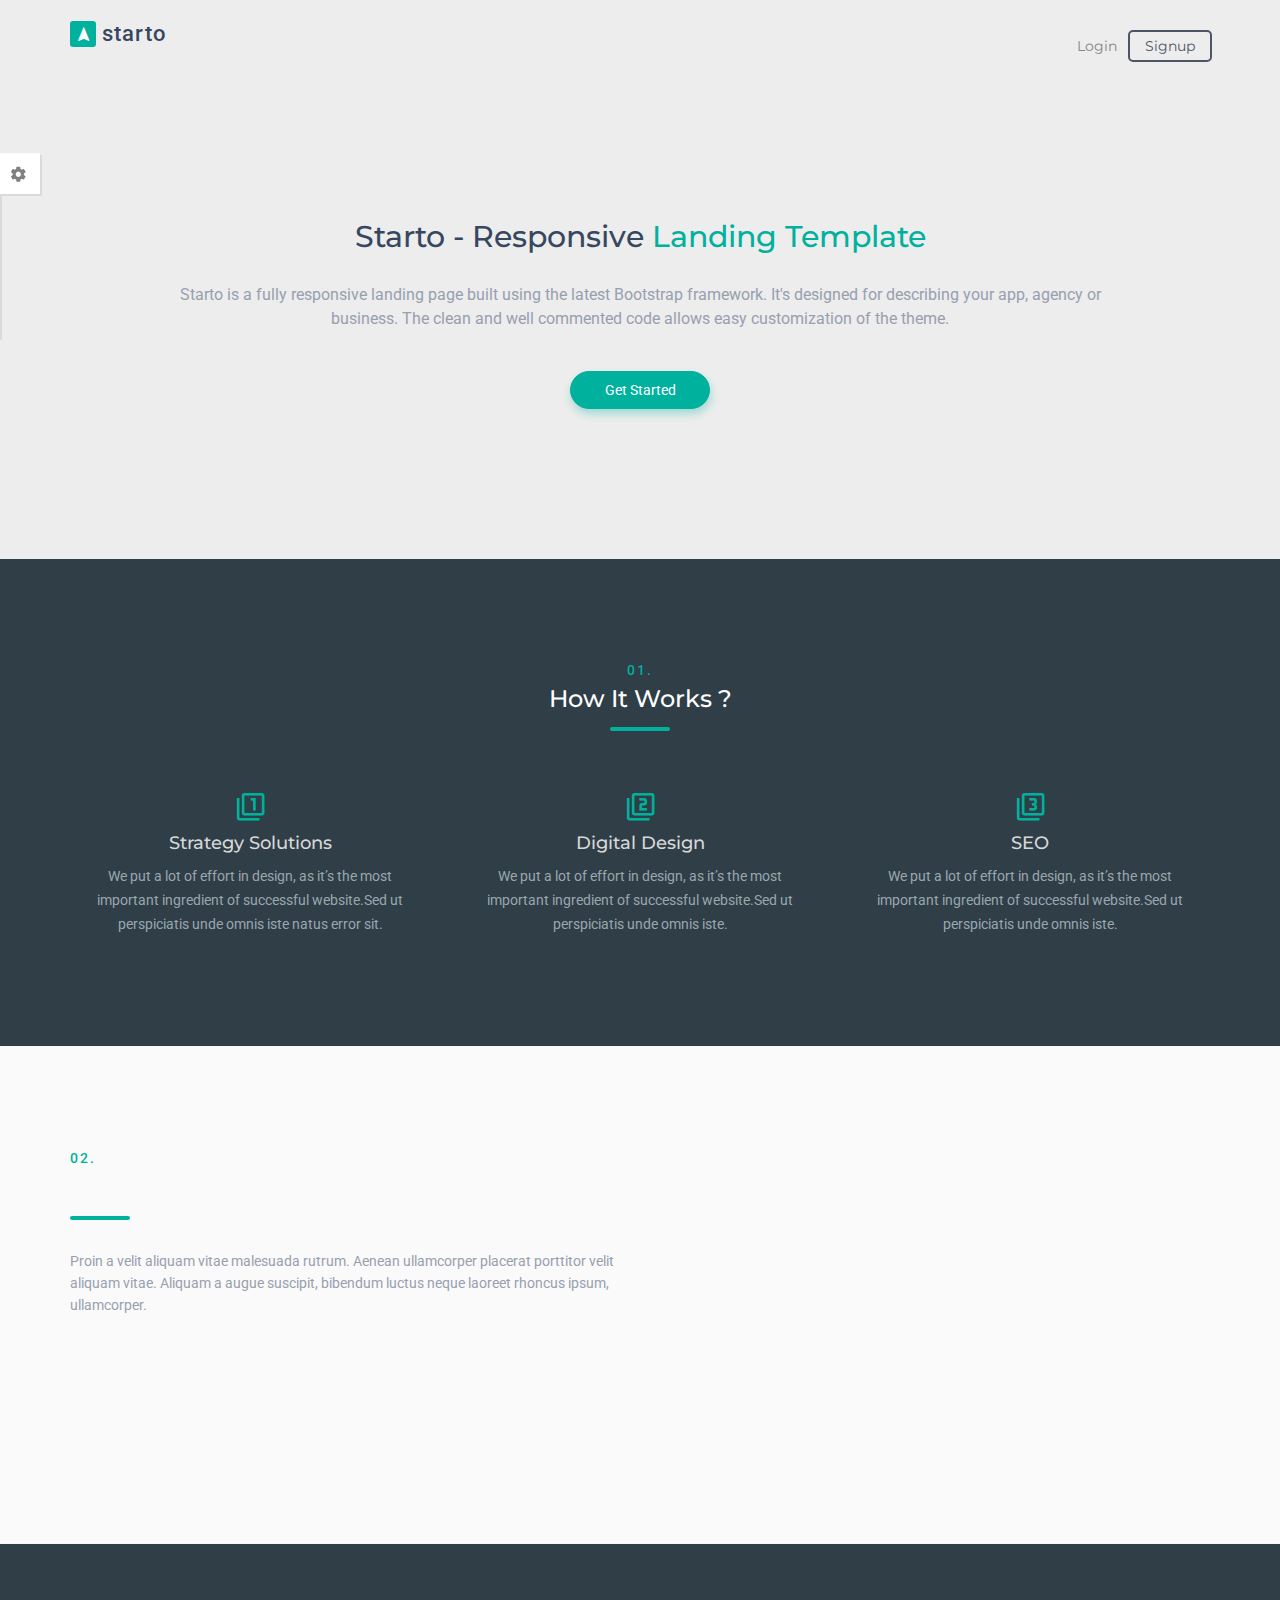
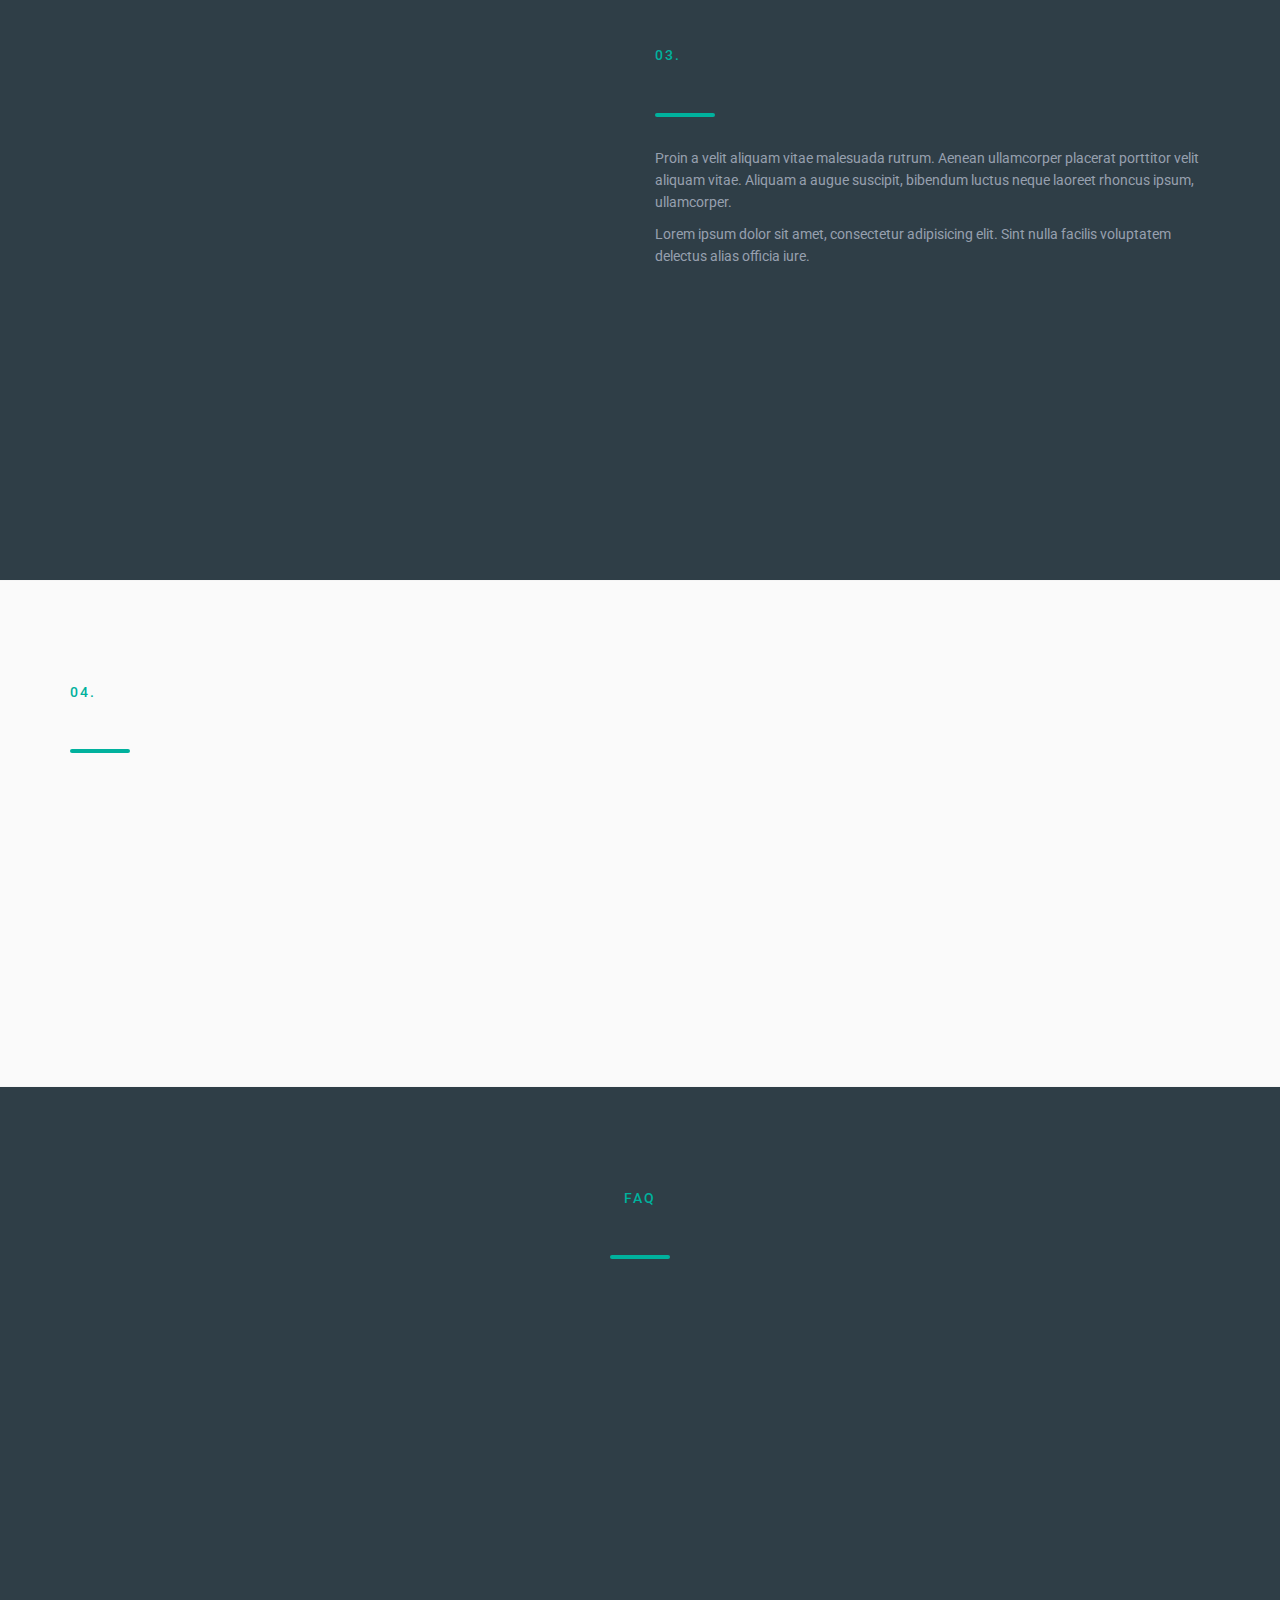
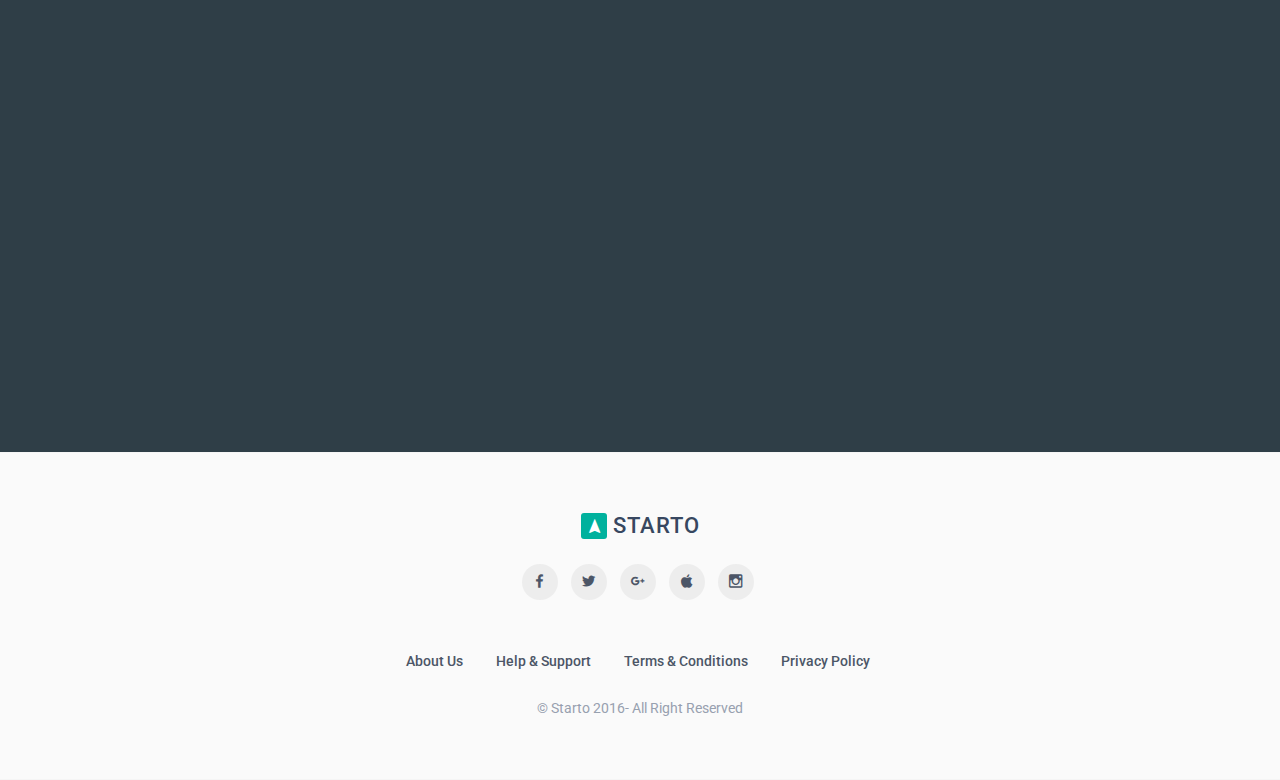
<file: index_pro_dark.html>
<!DOCTYPE html>
<html lang="en">
  <head>
    <meta charset="utf-8">
    <meta name="viewport" content="width=device-width, initial-scale=1.0">
    <meta name="description" content="">
    <meta name="author" content="Coderthemes">

    <!-- Favicon icon -->
    <link rel="shortcut icon" href="images/favicon.ico">

    <!-- Site Title -->
    <title>Starto - Responsive Admin Dashboard</title>

    <!-- Google fonts -->
    <link href='https://fonts.googleapis.com/css?family=Roboto:400,300,500,700' rel='stylesheet' type='text/css'>
    <link href='https://fonts.googleapis.com/css?family=Montserrat:400,700' rel='stylesheet' type='text/css'>

    <!-- Bootstrap core CSS -->
    <link href="css/bootstrap.min.css" rel="stylesheet">

    <!-- Animate -->
    <link href="css/animate.css" rel="stylesheet">
    
    <!-- Icon-font -->
    <link rel="stylesheet" type="text/css" href="css/material-design-iconic-font.min.css">

    <!-- Custom styles for this template -->
    <link href="css/style.css" rel="stylesheet">

    <!-- Color css -->
    <link href="css/colors/default.css" rel="stylesheet" id="color-opt">

    <!-- HTML5 shim and Respond.js IE8 support of HTML5 tooltipss and media queries -->
    <!--[if lt IE 9]>
      <script src="js/html5shiv.js"></script>
      <script src="js/respond.min.js"></script>
    <![endif]-->

    <script>
      (function(i,s,o,g,r,a,m){i['GoogleAnalyticsObject']=r;i[r]=i[r]||function(){
      (i[r].q=i[r].q||[]).push(arguments)},i[r].l=1*new Date();a=s.createElement(o),
      m=s.getElementsByTagName(o)[0];a.async=1;a.src=g;m.parentNode.insertBefore(a,m)
      })(window,document,'script','//www.google-analytics.com/analytics.js','ga');

      ga('create', 'UA-74366260-1', 'auto');
      ga('send', 'pageview');

    </script>

  </head>

<body data-spy="scroll" data-target="#navbar-menu" class="layout-dark">

  <div class="navbar navbar-custom sticky" role="navigation">
      <div class="container">

        <!-- Navbar-header -->
        <div class="navbar-header">
          <!-- Responsive menu button -->
          <button type="button" class="navbar-toggle" data-toggle="collapse" data-target=".navbar-collapse">
              <i class="zmdi zmdi-menu"></i>
          </button>

          <!-- LOGO -->
          <a class="navbar-brand logo" href="index.html">
            <i class="zmdi zmdi-navigation"></i> <span>starto</span>
          </a>

        </div>
        <!-- end navbar-header -->

        <!-- menu -->
        <div class="navbar-collapse collapse" id="navbar-menu">


          <!-- Navbar right -->
          <ul class="nav navbar-nav navbar-right">
            <li>
              <a href="">Login</a>
            </li>
            <li>
              <a href="" class="btn btn-inverse btn-bordered navbar-btn">Signup</a>
            </li>
          </ul>

        </div>
        <!--/Menu -->
      </div>
      <!-- end container -->
  </div>
  <!-- End navbar-custom -->

 


  <!-- HOME -->
  <section class="home" id="home">
    <!-- <div class="bg-overlay"></div> -->
    <div class="container">
      <div class="row">
        <div class="col-sm-12">

          <div class="home-wrapper text-center">
            <h2 class="animated fadeInDown wow" data-wow-delay=".1s">
              Starto - Responsive <span class="text-colored">Landing Template</span>
            </h2>
            <p class="animated fadeInDown wow text-muted" data-wow-delay=".2s">
              Starto is a fully responsive landing page built using the latest Bootstrap framework. It's designed for describing your app, agency or business. The clean and well commented code allows easy customization of the theme.
            </p>
            <a href="" class="btn btn-primary btn-shadow btn-rounded w-lg animated fadeInDown wow" data-wow-delay=".4s">Get Started</a>
            <div class="clearfix"></div>
          </div><!-- home wrapper -->

        </div> <!-- end col -->
      </div> <!-- end row -->
    </div> <!-- end container -->
  </section>
  <!-- END HOME -->


  <!-- FEATURES -->
  <section class="section" id="features">
    <div class="container">

      <div class="row">
        <div class="col-sm-12 text-center">
          <div class="title-box">
            <p class="title-alt">01.</p>
            <h3 class="fadeIn animated wow text-white" data-wow-delay=".1s">How It Works ?</h3>
            <div class="border"></div>
          </div>
        </div> 
      </div> <!-- end row -->

      <div class="row text-center">
        <div class="col-sm-4">
          <div class="service-item animated fadeInLeft wow" data-wow-delay=".1s">
            <h2><i class="zmdi zmdi-collection-item-1 text-colored"></i></h2>
            <div class="service-detail">
              <h4 class="text-light">Strategy Solutions</h4>
              <p>We put a lot of effort in design, as it’s the most important ingredient of successful website.Sed ut perspiciatis unde omnis iste natus error sit.</p>
            </div> <!-- /service-detail -->
          </div> <!-- /service-item -->
        </div> <!-- /col -->

        <div class="col-sm-4">
          <div class="service-item animated fadeInDown wow" data-wow-delay=".3s">
            <h2><i class="zmdi zmdi-collection-item-2 text-colored"></i></h2>
            <div class="service-detail">
              <h4 class="text-light">Digital Design</h4>
              <p>We put a lot of effort in design, as it’s the most important ingredient of successful website.Sed ut perspiciatis unde omnis iste.</p>
            </div> <!-- /service-detail -->
          </div> <!-- /service-item -->
        </div> <!-- /col -->

        <div class="col-sm-4">
          <div class="service-item animated fadeInRight wow" data-wow-delay=".5s">
            <h2><i class="zmdi zmdi-collection-item-3 text-colored"></i></h2>
            <div class="service-detail">
              <h4 class="text-light">SEO</h4>
              <p>We put a lot of effort in design, as it’s the most important ingredient of successful website.Sed ut perspiciatis unde omnis iste.</p>
            </div> <!-- /service-detail -->
          </div> <!-- /service-item -->
        </div> <!-- /col -->       
      </div> <!--end row -->


    </div> <!-- end container -->
  </section>
  <!-- END FEATURES -->


  <!-- FEATURES-ALT -->
  <section class="section bg-gray" id="features">
    <div class="container">

      <div class="row">
        <div class="col-sm-6">
          <div class="feature-detail">

            <div class="title-box">
              <p class="title-alt">02.</p>
              <h3 class="fadeIn animated wow" data-wow-delay=".1s">Fully Responsive Design</h3>
              <div class="border"></div>
            </div>

            <p class="text-muted">Proin a velit aliquam vitae malesuada rutrum. Aenean ullamcorper placerat porttitor velit aliquam vitae. Aliquam a augue suscipit, bibendum luctus neque laoreet rhoncus ipsum, ullamcorper.</p>

            <ul class="zmdi-hc-ul">
              <li class="fadeIn animated wow" data-wow-delay=".1s"><i class="zmdi-hc-li zmdi zmdi-caret-right-circle text-colored"></i><span class="text-muted">Fully Responsive design.</span></li>

              <li class="fadeIn animated wow" data-wow-delay=".2s"><i class="zmdi-hc-li zmdi zmdi-caret-right-circle text-colored"></i><span class="text-muted">Based on Bootstrap 3.3.6</span></li>

              <li class="fadeIn animated wow" data-wow-delay=".3s"><i class="zmdi-hc-li zmdi zmdi-caret-right-circle text-colored"></i><span class="text-muted">Many variants to choose from</span></li>

              <li class="fadeIn animated wow" data-wow-delay=".4s"><i class="zmdi-hc-li zmdi zmdi-caret-right-circle text-colored"></i><span class="text-muted">Built with HTML5 & CSS3</span></li>

            </ul>

          </div>
        </div>

        <div class="col-sm-6">
          <img src="images/macbook.png" class="img-responsive fadeIn animated wow" data-wow-delay=".2s">
        </div>

      </div>
    </div>
  </section>
  <!-- END FEATURES-ALT -->


  <!-- FEATURES-ALT -->
  <section class="section" id="features">
    <div class="container">

      <div class="row">
        <div class="col-sm-6">
          <img src="images/tablet.png" class="img-responsive fadeIn animated wow center-block" data-wow-delay=".2s">
        </div>

        <div class="col-sm-6">
          <div class="feature-detail">

            <div class="title-box">
              <p class="title-alt">03.</p>
              <h3 class="fadeIn animated wow text-white" data-wow-delay=".1s">Clean and Ultra Modern Design</h3>
              <div class="border"></div>
            </div>

            <p class="text-muted">Proin a velit aliquam vitae malesuada rutrum. Aenean ullamcorper placerat porttitor velit aliquam vitae. Aliquam a augue suscipit, bibendum luctus neque laoreet rhoncus ipsum, ullamcorper.</p>

            <p class="text-muted">Lorem ipsum dolor sit amet, consectetur adipisicing elit. Sint nulla facilis voluptatem delectus alias officia iure.</p>

            <ul class="zmdi-hc-ul">
              <li class="fadeIn animated wow" data-wow-delay=".1s"><i class="zmdi-hc-li zmdi zmdi-caret-right-circle text-colored"></i><span class="text-muted">Fully Responsive design.</span></li>

              <li class="fadeIn animated wow" data-wow-delay=".2s"><i class="zmdi-hc-li zmdi zmdi-caret-right-circle text-colored"></i><span class="text-muted">Based on Bootstrap 3.3.6</span></li>

              <li class="fadeIn animated wow" data-wow-delay=".3s"><i class="zmdi-hc-li zmdi zmdi-caret-right-circle text-colored"></i><span class="text-muted">Many variants to choose from</span></li>

              <li class="fadeIn animated wow" data-wow-delay=".4s"><i class="zmdi-hc-li zmdi zmdi-caret-right-circle text-colored"></i><span class="text-muted">Built with HTML5 & CSS3</span></li>

              <li class="fadeIn animated wow" data-wow-delay=".5s"><i class="zmdi-hc-li zmdi zmdi-caret-right-circle text-colored"></i><span class="text-muted">Commented and clean code</span></li>

            </ul>

            <a href="" class="btn btn-primary btn-shadow btn-rounded w-lg animated fadeInDown wow" data-wow-delay=".4s">Get Started</a>
          </div>
        </div>

      </div>
    </div>
  </section>
  <!-- END FEATURES-ALT -->


  <!-- FEATURES-ALT -->
  <section class="section bg-gray" id="features">
    <div class="container">

      <div class="row">
        <div class="col-sm-6">
          <div class="feature-detail">

            <div class="title-box">
              <p class="title-alt">04.</p>
              <h3 class="fadeIn animated wow" data-wow-delay=".1s">Clean and Ultra Modern Design</h3>
              <div class="border"></div>
            </div>

            <ul class="zmdi-hc-ul">
              <li class="fadeIn animated wow" data-wow-delay=".1s"><i class="zmdi-hc-li zmdi zmdi-caret-right-circle text-colored"></i><span class="text-muted">Fully Responsive design.</span></li>

              <li class="fadeIn animated wow" data-wow-delay=".2s"><i class="zmdi-hc-li zmdi zmdi-caret-right-circle text-colored"></i><span class="text-muted">Based on Bootstrap 3.3.6</span></li>

              <li class="fadeIn animated wow" data-wow-delay=".3s"><i class="zmdi-hc-li zmdi zmdi-caret-right-circle text-colored"></i><span class="text-muted">Many variants to choose from</span></li>

              <li class="fadeIn animated wow" data-wow-delay=".4s"><i class="zmdi-hc-li zmdi zmdi-caret-right-circle text-colored"></i><span class="text-muted">Built with HTML5 & CSS3</span></li>

              <li class="fadeIn animated wow" data-wow-delay=".5s"><i class="zmdi-hc-li zmdi zmdi-caret-right-circle text-colored"></i><span class="text-muted">Commented and clean code</span></li>

            </ul>

            <a href="" class="btn btn-primary btn-shadow btn-rounded w-lg animated fadeInDown wow" data-wow-delay=".4s">Get Started</a>
          </div>
        </div>

        <div class="col-sm-6">
          <img src="images/macbook.png" class="img-responsive fadeIn animated wow" data-wow-delay=".2s">
        </div>

      </div>
    </div>
  </section>
  <!-- END FEATURES-ALT -->



  

  <!-- FAQ -->
  <section class="section" id="faq">
    <div class="container">

      <div class="row">
        <div class="col-sm-12 text-center">
          <div class="title-box">
            <p class="title-alt">Faq</p>
            <h3 class="fadeIn animated wow text-white" data-wow-delay=".1s">Simple Questions</h3>
            <div class="border"></div>
          </div>
        </div> 
      </div> <!-- end row -->

      <div class="row m-t-30">
        <div class="col-md-5 col-md-offset-1">
          <!-- Question/Answer -->
          <div class="animated fadeInLeft wow" data-wow-delay=".1s">
            <div class="question-q-box">Q.</div>
            <h4 class="question text-light" data-wow-delay=".1s">What is Lorem Ipsum?</h4>
            <p class="answer">Lorem Ipsum is simply dummy text of the printing and typesetting industry. Lorem Ipsum has been the industry's standard dummy text ever since the 1500s.</p>
          </div>

          <!-- Question/Answer -->
          
          <div class="animated fadeInLeft wow" data-wow-delay=".3s">
            <div class="question-q-box">Q.</div>
            <h4 class="question text-light">Why use Lorem Ipsum?</h4>
            <p class="answer">Lorem ipsum dolor sit amet, in mea nonumes dissentias dissentiunt, pro te solet oratio iriure. Cu sit consetetur moderatius intellegam, ius decore accusamus te. Ne primis suavitate disputando nam. Mutat convenirete.</p>
          </div>

          <!-- Question/Answer -->
          
          <div class="animated fadeInLeft wow" data-wow-delay=".5s">
            <div class="question-q-box">Q.</div>
            <h4 class="question text-light">How many variations exist?</h4>
            <p class="answer">Lorem Ipsum is simply dummy text of the printing and typesetting industry. Lorem Ipsum has been the industry's standard dummy text ever since the 1500s.</p>
          </div>

        </div>
        <!--/col-md-5 -->

        <div class="col-md-5">
          <!-- Question/Answer -->
          
          <div class="animated fadeInRight wow" data-wow-delay=".2s">
            <div class="question-q-box">Q.</div>
            <h4 class="question text-light">Is safe use Lorem Ipsum?</h4>
            <p class="answer">Lorem Ipsum is simply dummy text of the printing and typesetting industry. Lorem Ipsum has been the industry's standard dummy text ever since the 1500s.</p>
          </div>

          <!-- Question/Answer -->
          
          <div class="animated fadeInRight wow" data-wow-delay=".4s">
            <div class="question-q-box">Q.</div>
            <h4 class="question text-light">When can be used?</h4>
            <p class="answer">Lorem ipsum dolor sit amet, in mea nonumes dissentias dissentiunt, pro te solet oratio iriure. Cu sit consetetur moderatius intellegam, ius decore accusamus te. Ne primis suavitate disputando nam. Mutat convenirete.</p>
          </div>

          <!-- Question/Answer -->
          
          <div class="animated fadeInRight wow" data-wow-delay=".6s">
            <div class="question-q-box">Q.</div>
            <h4 class="question text-light">License &amp; Copyright</h4>
            <p class="answer">Lorem Ipsum is simply dummy text of the printing and typesetting industry. Lorem Ipsum has been the industry's standard dummy text ever since the 1500s.</p>
          </div>

        </div>
        <!--/col-md-5-->
      </div>

    </div>
  </section>
  <!-- END FAQ -->

  
  <!-- FOOTER -->
  <footer class="section bg-gray footer footer-sm">
    <div class="container">

      <div class="row">
        <div class="col-sm-12">
          <div class="text-center">
            <a class="navbar-brand logo" href="index.html">
              <i class="zmdi zmdi-navigation"></i> <span class="text-uppercase">starto</span>
            </a>

            <ul class="list-inline social-circle">
              <li><a href=""> <i class="zmdi zmdi-facebook"></i> </a></li>
              <li><a href=""> <i class="zmdi zmdi-twitter"></i> </a></li>
              <li><a href=""> <i class="zmdi zmdi-google-plus"></i> </a></li>
              <li><a href=""> <i class="zmdi zmdi-apple"></i> </a></li>
              <li><a href=""> <i class="zmdi zmdi-instagram"></i> </a></li>
            </ul>

            <ul class="list-inline menu-list m-t-30">
              <li><a href=""> About Us</a></li>
              <li><a href=""> Help & Support</a></li>
              <li><a href=""> Terms & Conditions</a></li>
              <li><a href=""> Privacy Policy</a></li>
            </ul>

            <p class="text-muted m-b-0"> © Starto 2016- All Right Reserved</p>

          </div>
        </div>
      </div>
      <!-- end row -->

    </div>
  </footer>

  <!-- END FOOTER -->


  <!-- Back to top -->
  <a href="#" class="back-to-top"> <i class="zmdi zmdi-chevron-up"> </i> </a>


<!-- Style switcher -->
    <div id="style-switcher" style="left: 0px;">
        <div>
            <h3>Select your color</h3>
            <ul class="pattern">
                <li>
                    <a class="color1" href="#"></a>
                </li>
                <li>
                    <a class="color2" href="#"></a>
                </li>
                <li>
                    <a class="color3" href="#"></a>
                </li>
                <li>
                    <a class="color4" href="#"></a>
                </li>
                <li>
                    <a class="color5" href="#"></a>
                </li>
                <li>
                    <a class="color6" href="#"></a>
                </li>
                <li>
                    <a class="color7" href="#"></a>
                </li>
                <li>
                    <a class="color8" href="#"></a>
                </li>
                <li>
                    <a class="color9" href="#"></a>
                </li>
                <li>
                    <a class="color10" href="#"></a>
                </li>
            </ul>
        </div>
        <div class="bottom">
            <a href="#" class="settings"><i class="zmdi zmdi-settings zmdi-hc-spin"></i></a>
        </div>
    </div>
    <!-- end Style switcher -->


    <!-- js placed at the end of the document so the pages load faster -->
    <script src="js/jquery.js"></script>
    <script src="js/bootstrap.min.js"></script>
    <!-- Jquery easing -->                                                      
    <script type="text/javascript" src="js/jquery.easing.1.3.min.js"></script>
    <script src="js/wow.min.js"></script>

    <!--sticky header-->
    <script type="text/javascript" src="js/jquery.sticky.js"></script>
        
    <!--common script for all pages-->
    <script src="js/jquery.app.js"></script>

    <script src="js/switcher.js"></script>
    
    
  </body>
</html>
</file>
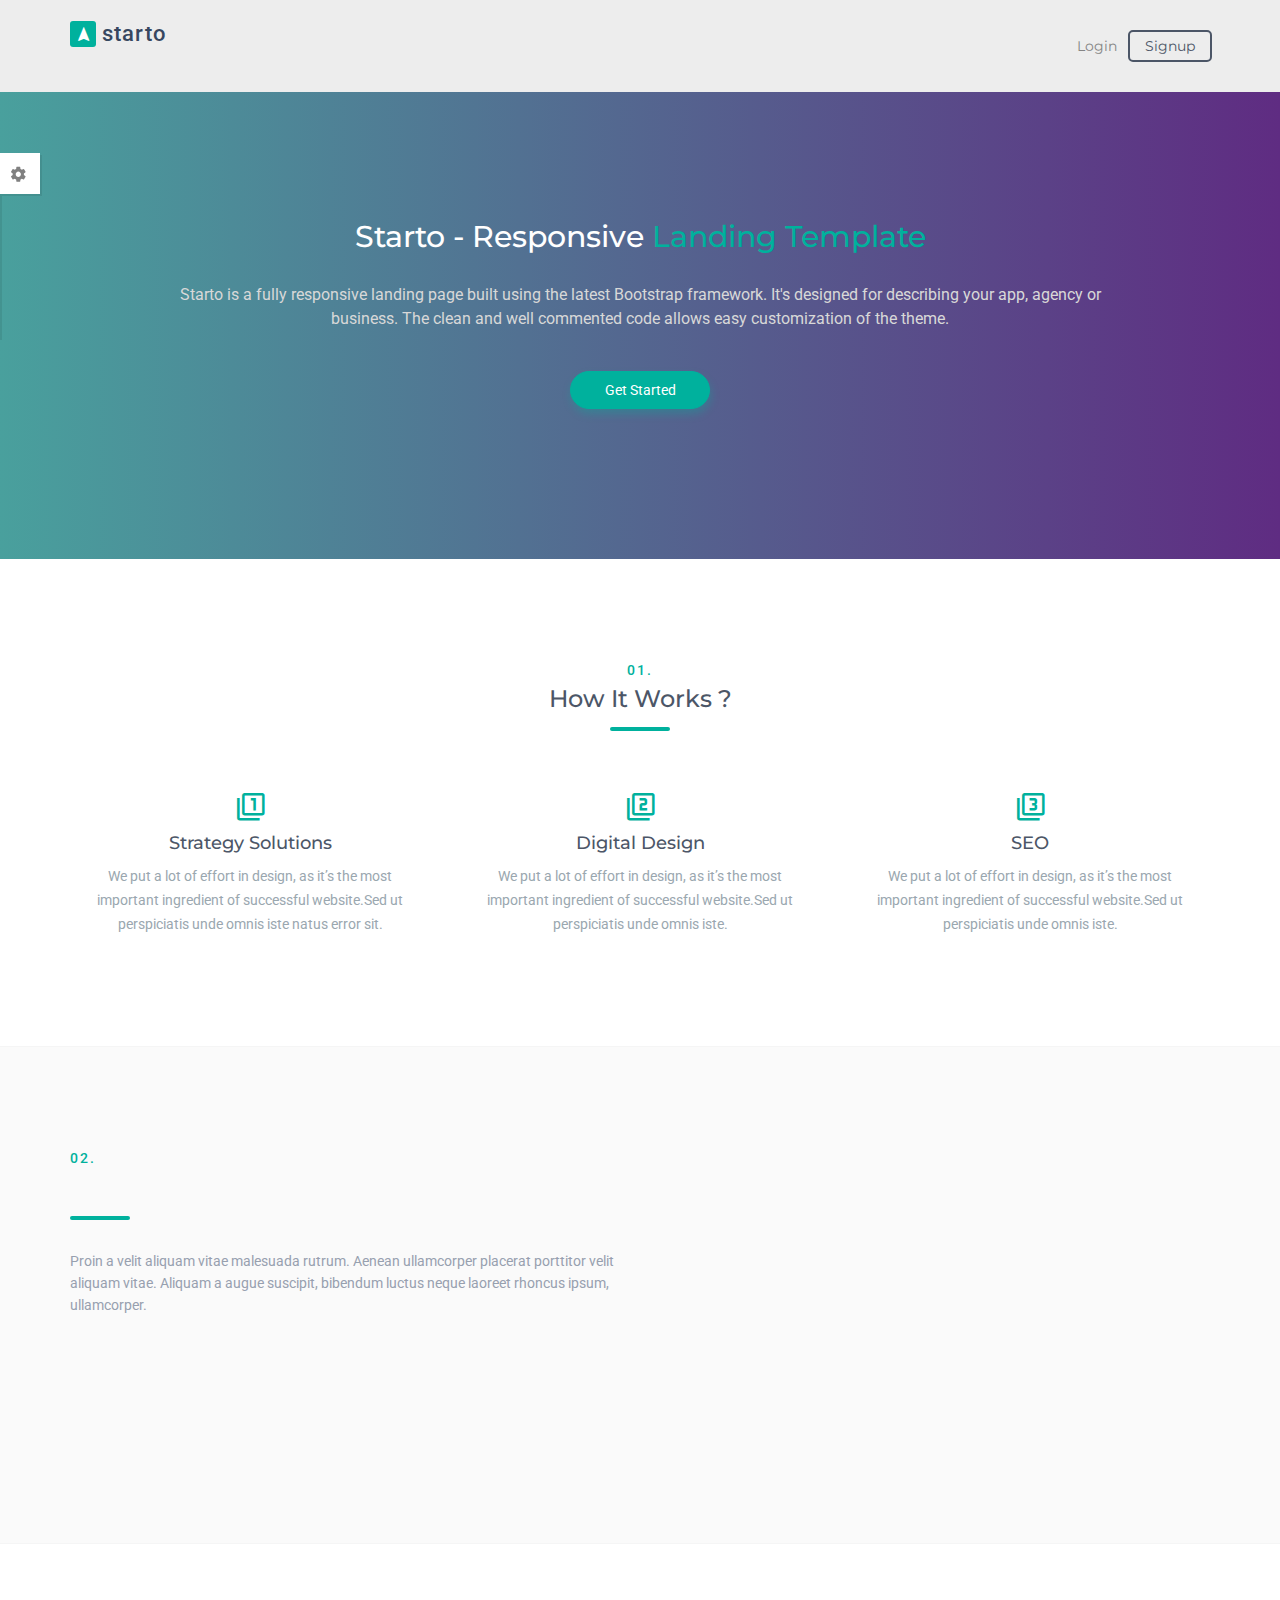
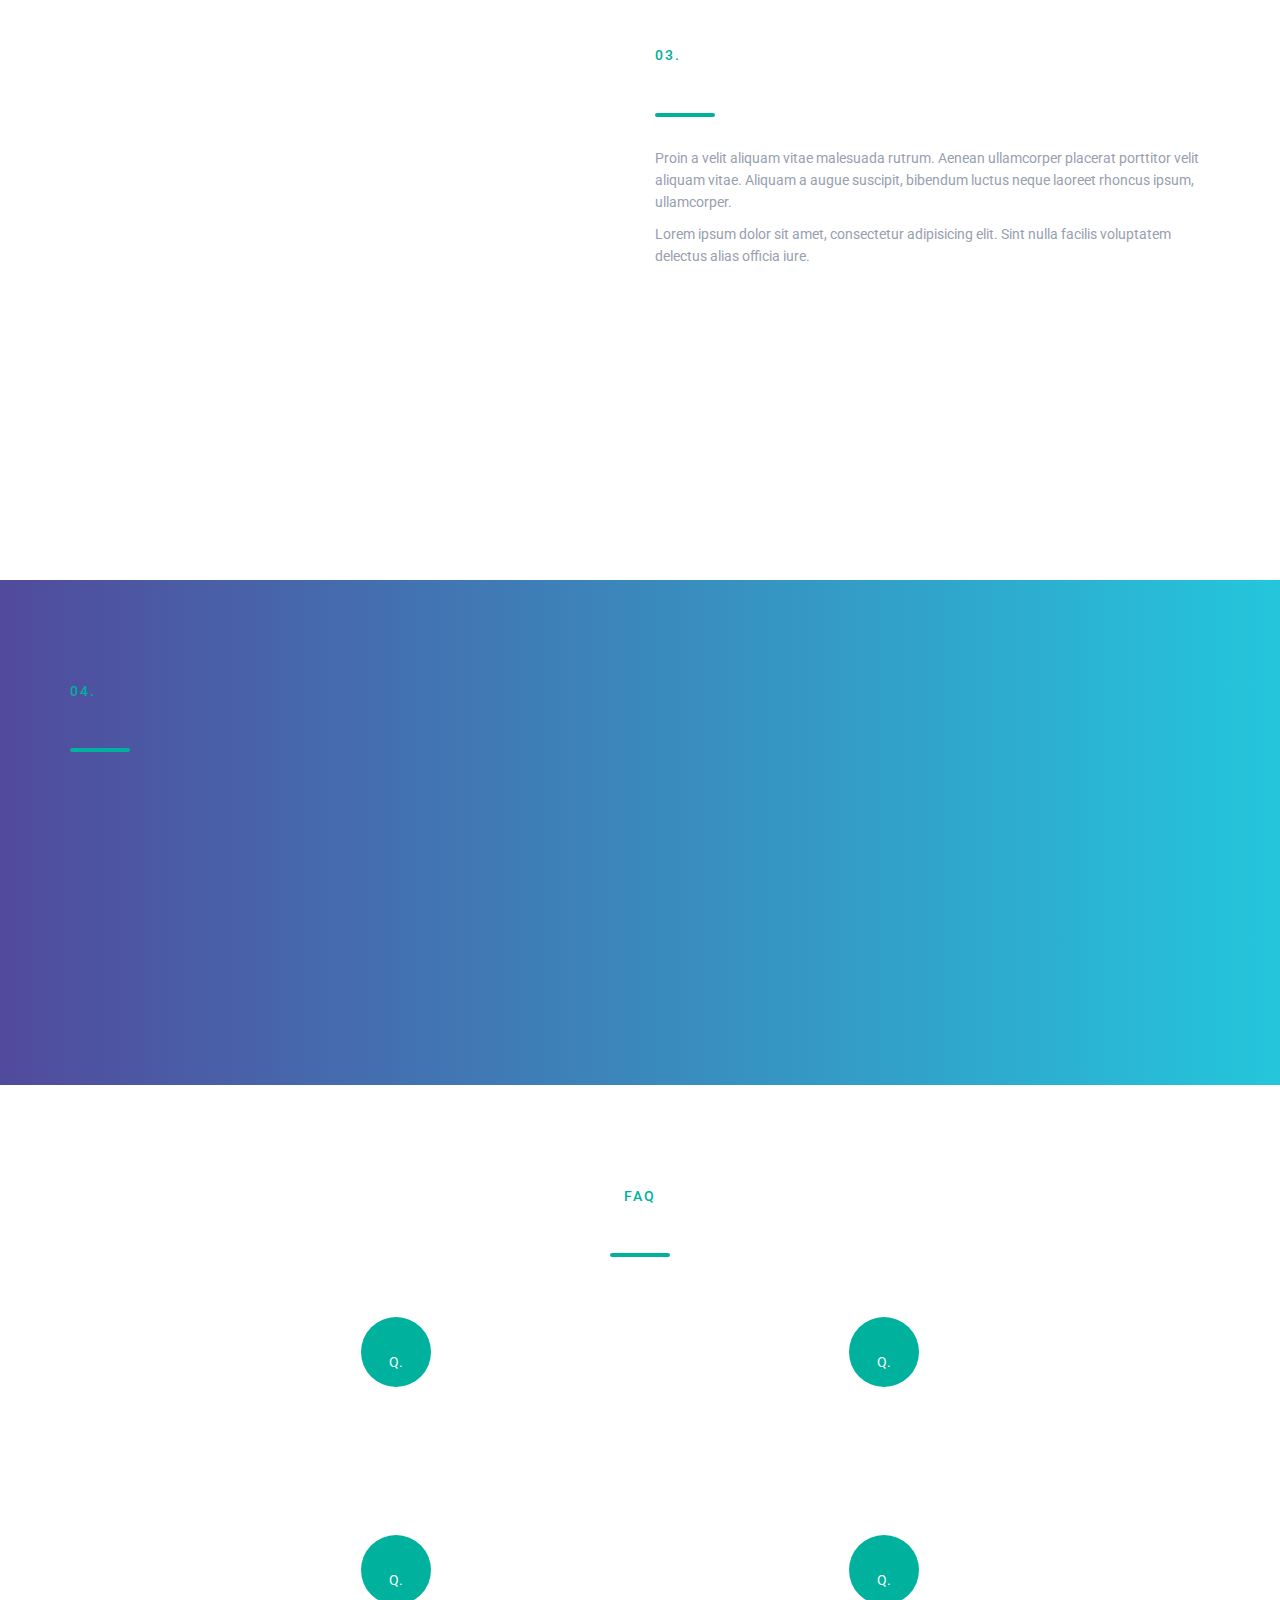
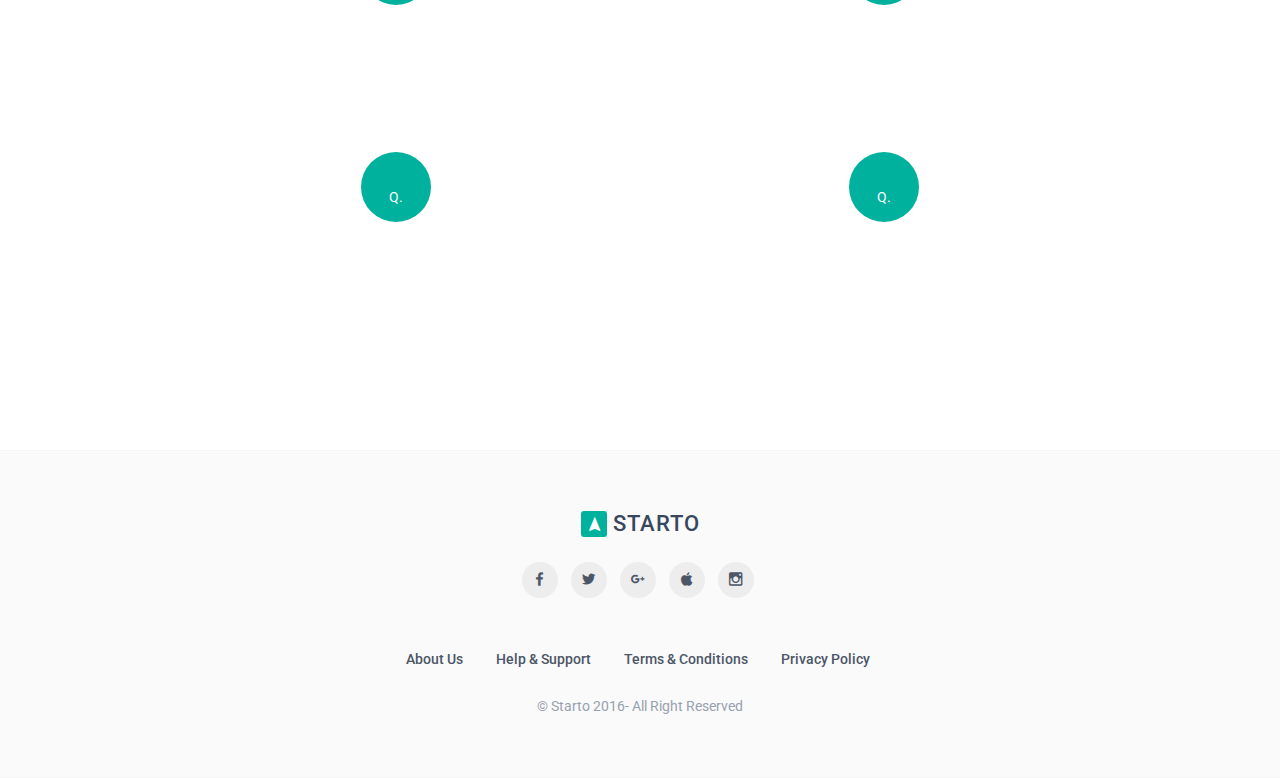
<file: index_pro_gradient.html>
<!DOCTYPE html>
<html lang="en">
  <head>
    <meta charset="utf-8">
    <meta name="viewport" content="width=device-width, initial-scale=1.0">
    <meta name="description" content="">
    <meta name="author" content="Coderthemes">

    <!-- Favicon icon -->
    <link rel="shortcut icon" href="images/favicon.ico">

    <!-- Site Title -->
    <title>Starto - Responsive Admin Dashboard</title>

    <!-- Google fonts -->
    <link href='https://fonts.googleapis.com/css?family=Roboto:400,300,500,700' rel='stylesheet' type='text/css'>
    <link href='https://fonts.googleapis.com/css?family=Montserrat:400,700' rel='stylesheet' type='text/css'>

    <!-- Bootstrap core CSS -->
    <link href="css/bootstrap.min.css" rel="stylesheet">

    <!-- Animate -->
    <link href="css/animate.css" rel="stylesheet">
    
    <!-- Icon-font -->
    <link rel="stylesheet" type="text/css" href="css/material-design-iconic-font.min.css">

    <!-- Custom styles for this template -->
    <link href="css/style.css" rel="stylesheet">

    <!-- Color css -->
    <link href="css/colors/default.css" rel="stylesheet" id="color-opt">

    <!-- HTML5 shim and Respond.js IE8 support of HTML5 tooltipss and media queries -->
    <!--[if lt IE 9]>
      <script src="js/html5shiv.js"></script>
      <script src="js/respond.min.js"></script>
    <![endif]-->

    <script>
      (function(i,s,o,g,r,a,m){i['GoogleAnalyticsObject']=r;i[r]=i[r]||function(){
      (i[r].q=i[r].q||[]).push(arguments)},i[r].l=1*new Date();a=s.createElement(o),
      m=s.getElementsByTagName(o)[0];a.async=1;a.src=g;m.parentNode.insertBefore(a,m)
      })(window,document,'script','//www.google-analytics.com/analytics.js','ga');

      ga('create', 'UA-74366260-1', 'auto');
      ga('send', 'pageview');

    </script>

  </head>

<body data-spy="scroll" data-target="#navbar-menu">

  <div class="navbar navbar-custom sticky" role="navigation">
      <div class="container">

        <!-- Navbar-header -->
        <div class="navbar-header">
          <!-- Responsive menu button -->
          <button type="button" class="navbar-toggle" data-toggle="collapse" data-target=".navbar-collapse">
              <i class="zmdi zmdi-menu"></i>
          </button>

          <!-- LOGO -->
          <a class="navbar-brand logo" href="index.html">
            <i class="zmdi zmdi-navigation"></i> <span>starto</span>
          </a>

        </div>
        <!-- end navbar-header -->

        <!-- menu -->
        <div class="navbar-collapse collapse" id="navbar-menu">


          <!-- Navbar right -->
          <ul class="nav navbar-nav navbar-right">
            <li>
              <a href="">Login</a>
            </li>
            <li>
              <a href="" class="btn btn-inverse btn-bordered navbar-btn">Signup</a>
            </li>
          </ul>

        </div>
        <!--/Menu -->
      </div>
      <!-- end container -->
  </div>
  <!-- End navbar-custom -->

 


  <!-- HOME -->
  <section class="home bg-gradient-1" id="home">
    <!-- <div class="bg-overlay"></div> -->
    <div class="container">
      <div class="row">
        <div class="col-sm-12">

          <div class="home-wrapper text-center">
            <h2 class="animated fadeInDown wow text-white" data-wow-delay=".1s">
              Starto - Responsive <span class="text-colored">Landing Template</span>
            </h2>
            <p class="animated fadeInDown wow text-light" data-wow-delay=".2s">
              Starto is a fully responsive landing page built using the latest Bootstrap framework. It's designed for describing your app, agency or business. The clean and well commented code allows easy customization of the theme.
            </p>
            <a href="" class="btn btn-primary btn-shadow btn-rounded w-lg animated fadeInDown wow" data-wow-delay=".4s">Get Started</a>
            <div class="clearfix"></div>
          </div><!-- home wrapper -->

        </div> <!-- end col -->
      </div> <!-- end row -->
    </div> <!-- end container -->
  </section>
  <!-- END HOME -->


  <!-- FEATURES -->
  <section class="section" id="features">
    <div class="container">

      <div class="row">
        <div class="col-sm-12 text-center">
          <div class="title-box">
            <p class="title-alt">01.</p>
            <h3 class="fadeIn animated wow" data-wow-delay=".1s">How It Works ?</h3>
            <div class="border"></div>
          </div>
        </div> 
      </div> <!-- end row -->

      <div class="row text-center">
        <div class="col-sm-4">
          <div class="service-item animated fadeInLeft wow" data-wow-delay=".1s">
            <h2><i class="zmdi zmdi-collection-item-1 text-colored"></i></h2>
            <div class="service-detail">
              <h4>Strategy Solutions</h4>
              <p>We put a lot of effort in design, as it’s the most important ingredient of successful website.Sed ut perspiciatis unde omnis iste natus error sit.</p>
            </div> <!-- /service-detail -->
          </div> <!-- /service-item -->
        </div> <!-- /col -->

        <div class="col-sm-4">
          <div class="service-item animated fadeInDown wow" data-wow-delay=".3s">
            <h2><i class="zmdi zmdi-collection-item-2 text-colored"></i></h2>
            <div class="service-detail">
              <h4>Digital Design</h4>
              <p>We put a lot of effort in design, as it’s the most important ingredient of successful website.Sed ut perspiciatis unde omnis iste.</p>
            </div> <!-- /service-detail -->
          </div> <!-- /service-item -->
        </div> <!-- /col -->

        <div class="col-sm-4">
          <div class="service-item animated fadeInRight wow" data-wow-delay=".5s">
            <h2><i class="zmdi zmdi-collection-item-3 text-colored"></i></h2>
            <div class="service-detail">
              <h4>SEO</h4>
              <p>We put a lot of effort in design, as it’s the most important ingredient of successful website.Sed ut perspiciatis unde omnis iste.</p>
            </div> <!-- /service-detail -->
          </div> <!-- /service-item -->
        </div> <!-- /col -->       
      </div> <!--end row -->


    </div> <!-- end container -->
  </section>
  <!-- END FEATURES -->


  <!-- FEATURES-ALT -->
  <section class="section bg-gray" id="features">
    <div class="container">

      <div class="row">
        <div class="col-sm-6">
          <div class="feature-detail">

            <div class="title-box">
              <p class="title-alt">02.</p>
              <h3 class="fadeIn animated wow" data-wow-delay=".1s">Fully Responsive Design</h3>
              <div class="border"></div>
            </div>

            <p class="text-muted">Proin a velit aliquam vitae malesuada rutrum. Aenean ullamcorper placerat porttitor velit aliquam vitae. Aliquam a augue suscipit, bibendum luctus neque laoreet rhoncus ipsum, ullamcorper.</p>

            <ul class="zmdi-hc-ul">
              <li class="fadeIn animated wow" data-wow-delay=".1s"><i class="zmdi-hc-li zmdi zmdi-caret-right-circle text-colored"></i><span class="text-muted">Fully Responsive design.</span></li>

              <li class="fadeIn animated wow" data-wow-delay=".2s"><i class="zmdi-hc-li zmdi zmdi-caret-right-circle text-colored"></i><span class="text-muted">Based on Bootstrap 3.3.6</span></li>

              <li class="fadeIn animated wow" data-wow-delay=".3s"><i class="zmdi-hc-li zmdi zmdi-caret-right-circle text-colored"></i><span class="text-muted">Many variants to choose from</span></li>

              <li class="fadeIn animated wow" data-wow-delay=".4s"><i class="zmdi-hc-li zmdi zmdi-caret-right-circle text-colored"></i><span class="text-muted">Built with HTML5 & CSS3</span></li>

            </ul>

          </div>
        </div>

        <div class="col-sm-6">
          <img src="images/macbook.png" class="img-responsive fadeIn animated wow" data-wow-delay=".2s">
        </div>

      </div>
    </div>
  </section>
  <!-- END FEATURES-ALT -->


  <!-- FEATURES-ALT -->
  <section class="section" id="features">
    <div class="container">

      <div class="row">
        <div class="col-sm-6">
          <img src="images/tablet.png" class="img-responsive fadeIn animated wow center-block" data-wow-delay=".2s">
        </div>

        <div class="col-sm-6">
          <div class="feature-detail">

            <div class="title-box">
              <p class="title-alt">03.</p>
              <h3 class="fadeIn animated wow" data-wow-delay=".1s">Clean and Ultra Modern Design</h3>
              <div class="border"></div>
            </div>

            <p class="text-muted">Proin a velit aliquam vitae malesuada rutrum. Aenean ullamcorper placerat porttitor velit aliquam vitae. Aliquam a augue suscipit, bibendum luctus neque laoreet rhoncus ipsum, ullamcorper.</p>

            <p class="text-muted">Lorem ipsum dolor sit amet, consectetur adipisicing elit. Sint nulla facilis voluptatem delectus alias officia iure.</p>

            <ul class="zmdi-hc-ul">
              <li class="fadeIn animated wow" data-wow-delay=".1s"><i class="zmdi-hc-li zmdi zmdi-caret-right-circle text-colored"></i><span class="text-muted">Fully Responsive design.</span></li>

              <li class="fadeIn animated wow" data-wow-delay=".2s"><i class="zmdi-hc-li zmdi zmdi-caret-right-circle text-colored"></i><span class="text-muted">Based on Bootstrap 3.3.6</span></li>

              <li class="fadeIn animated wow" data-wow-delay=".3s"><i class="zmdi-hc-li zmdi zmdi-caret-right-circle text-colored"></i><span class="text-muted">Many variants to choose from</span></li>

              <li class="fadeIn animated wow" data-wow-delay=".4s"><i class="zmdi-hc-li zmdi zmdi-caret-right-circle text-colored"></i><span class="text-muted">Built with HTML5 & CSS3</span></li>

              <li class="fadeIn animated wow" data-wow-delay=".5s"><i class="zmdi-hc-li zmdi zmdi-caret-right-circle text-colored"></i><span class="text-muted">Commented and clean code</span></li>

            </ul>

            <a href="" class="btn btn-primary btn-shadow btn-rounded w-lg animated fadeInDown wow" data-wow-delay=".4s">Get Started</a>
          </div>
        </div>

      </div>
    </div>
  </section>
  <!-- END FEATURES-ALT -->


  <!-- FEATURES-ALT -->
  <section class="section bg-gradient-2" id="features">
    <div class="container">

      <div class="row">
        <div class="col-sm-6">
          <div class="feature-detail">

            <div class="title-box">
              <p class="title-alt">04.</p>
              <h3 class="fadeIn animated wow text-white" data-wow-delay=".1s">Clean and Ultra Modern Design</h3>
              <div class="border"></div>
            </div>

            <ul class="zmdi-hc-ul">
              <li class="fadeIn animated wow" data-wow-delay=".1s"><i class="zmdi-hc-li zmdi zmdi-caret-right-circle text-colored"></i><span class="text-light">Fully Responsive design.</span></li>

              <li class="fadeIn animated wow" data-wow-delay=".2s"><i class="zmdi-hc-li zmdi zmdi-caret-right-circle text-colored"></i><span class="text-light">Based on Bootstrap 3.3.6</span></li>

              <li class="fadeIn animated wow" data-wow-delay=".3s"><i class="zmdi-hc-li zmdi zmdi-caret-right-circle text-colored"></i><span class="text-light">Many variants to choose from</span></li>

              <li class="fadeIn animated wow" data-wow-delay=".4s"><i class="zmdi-hc-li zmdi zmdi-caret-right-circle text-colored"></i><span class="text-light">Built with HTML5 & CSS3</span></li>

              <li class="fadeIn animated wow" data-wow-delay=".5s"><i class="zmdi-hc-li zmdi zmdi-caret-right-circle text-colored"></i><span class="text-light">Commented and clean code</span></li>

            </ul>

            <a href="" class="btn btn-primary btn-shadow btn-rounded w-lg animated fadeInDown wow" data-wow-delay=".4s">Get Started</a>
          </div>
        </div>

        <div class="col-sm-6">
          <img src="images/macbook.png" class="img-responsive fadeIn animated wow" data-wow-delay=".2s">
        </div>

      </div>
    </div>
  </section>
  <!-- END FEATURES-ALT -->



  

  <!-- FAQ -->
  <section class="section" id="faq">
    <div class="container">

      <div class="row">
        <div class="col-sm-12 text-center">
          <div class="title-box">
            <p class="title-alt">Faq</p>
            <h3 class="fadeIn animated wow" data-wow-delay=".1s">Simple Questions</h3>
            <div class="border"></div>
          </div>
        </div> 
      </div> <!-- end row -->

      <div class="row m-t-30">
        <div class="col-md-5 col-md-offset-1">
          <!-- Question/Answer -->
          <div class="question-q-box">Q.</div>
          <div class="animated fadeInLeft wow" data-wow-delay=".1s">
            <h4 class="question" data-wow-delay=".1s">What is Lorem Ipsum?</h4>
            <p class="answer">Lorem Ipsum is simply dummy text of the printing and typesetting industry. Lorem Ipsum has been the industry's standard dummy text ever since the 1500s.</p>
          </div>

          <!-- Question/Answer -->
          <div class="question-q-box">Q.</div>
          <div class="animated fadeInLeft wow" data-wow-delay=".3s">
            <h4 class="question">Why use Lorem Ipsum?</h4>
            <p class="answer">Lorem ipsum dolor sit amet, in mea nonumes dissentias dissentiunt, pro te solet oratio iriure. Cu sit consetetur moderatius intellegam, ius decore accusamus te. Ne primis suavitate disputando nam. Mutat convenirete.</p>
          </div>

          <!-- Question/Answer -->
          <div class="question-q-box">Q.</div>
          <div class="animated fadeInLeft wow" data-wow-delay=".5s">
            <h4 class="question">How many variations exist?</h4>
            <p class="answer">Lorem Ipsum is simply dummy text of the printing and typesetting industry. Lorem Ipsum has been the industry's standard dummy text ever since the 1500s.</p>
          </div>

        </div>
        <!--/col-md-5 -->

        <div class="col-md-5">
          <!-- Question/Answer -->
          <div class="question-q-box">Q.</div>
          <div class="animated fadeInRight wow" data-wow-delay=".2s">
            <h4 class="question">Is safe use Lorem Ipsum?</h4>
            <p class="answer">Lorem Ipsum is simply dummy text of the printing and typesetting industry. Lorem Ipsum has been the industry's standard dummy text ever since the 1500s.</p>
          </div>

          <!-- Question/Answer -->
          <div class="question-q-box">Q.</div>
          <div class="animated fadeInRight wow" data-wow-delay=".4s">
            <h4 class="question">When can be used?</h4>
            <p class="answer">Lorem ipsum dolor sit amet, in mea nonumes dissentias dissentiunt, pro te solet oratio iriure. Cu sit consetetur moderatius intellegam, ius decore accusamus te. Ne primis suavitate disputando nam. Mutat convenirete.</p>
          </div>

          <!-- Question/Answer -->
          <div class="question-q-box">Q.</div>
          <div class="animated fadeInRight wow" data-wow-delay=".6s">
            <h4 class="question">License &amp; Copyright</h4>
            <p class="answer">Lorem Ipsum is simply dummy text of the printing and typesetting industry. Lorem Ipsum has been the industry's standard dummy text ever since the 1500s.</p>
          </div>

        </div>
        <!--/col-md-5-->
      </div>

    </div>
  </section>
  <!-- END FAQ -->

  
  <!-- FOOTER -->
  <footer class="section bg-gray footer footer-sm">
    <div class="container">

      <div class="row">
        <div class="col-sm-12">
          <div class="text-center">
            <a class="navbar-brand logo" href="index.html">
              <i class="zmdi zmdi-navigation"></i> <span class="text-uppercase">starto</span>
            </a>

            <ul class="list-inline social-circle">
              <li><a href=""> <i class="zmdi zmdi-facebook"></i> </a></li>
              <li><a href=""> <i class="zmdi zmdi-twitter"></i> </a></li>
              <li><a href=""> <i class="zmdi zmdi-google-plus"></i> </a></li>
              <li><a href=""> <i class="zmdi zmdi-apple"></i> </a></li>
              <li><a href=""> <i class="zmdi zmdi-instagram"></i> </a></li>
            </ul>

            <ul class="list-inline menu-list m-t-30">
              <li><a href=""> About Us</a></li>
              <li><a href=""> Help & Support</a></li>
              <li><a href=""> Terms & Conditions</a></li>
              <li><a href=""> Privacy Policy</a></li>
            </ul>

            <p class="text-muted m-b-0"> © Starto 2016- All Right Reserved</p>

          </div>
        </div>
      </div>
      <!-- end row -->

    </div>
  </footer>

  <!-- END FOOTER -->


  <!-- Back to top -->
  <a href="#" class="back-to-top"> <i class="zmdi zmdi-chevron-up"> </i> </a>


<!-- Style switcher -->
    <div id="style-switcher" style="left: 0px;">
        <div>
            <h3>Select your color</h3>
            <ul class="pattern">
                <li>
                    <a class="color1" href="#"></a>
                </li>
                <li>
                    <a class="color2" href="#"></a>
                </li>
                <li>
                    <a class="color3" href="#"></a>
                </li>
                <li>
                    <a class="color4" href="#"></a>
                </li>
                <li>
                    <a class="color5" href="#"></a>
                </li>
                <li>
                    <a class="color6" href="#"></a>
                </li>
                <li>
                    <a class="color7" href="#"></a>
                </li>
                <li>
                    <a class="color8" href="#"></a>
                </li>
                <li>
                    <a class="color9" href="#"></a>
                </li>
                <li>
                    <a class="color10" href="#"></a>
                </li>
            </ul>
        </div>
        <div class="bottom">
            <a href="#" class="settings"><i class="zmdi zmdi-settings zmdi-hc-spin"></i></a>
        </div>
    </div>
    <!-- end Style switcher -->


    <!-- js placed at the end of the document so the pages load faster -->
    <script src="js/jquery.js"></script>
    <script src="js/bootstrap.min.js"></script>
    <!-- Jquery easing -->                                                      
    <script type="text/javascript" src="js/jquery.easing.1.3.min.js"></script>
    <script src="js/wow.min.js"></script>

    <!--sticky header-->
    <script type="text/javascript" src="js/jquery.sticky.js"></script>
        
    <!--common script for all pages-->
    <script src="js/jquery.app.js"></script>

    <script src="js/switcher.js"></script>
    
    
  </body>
</html>
</file>
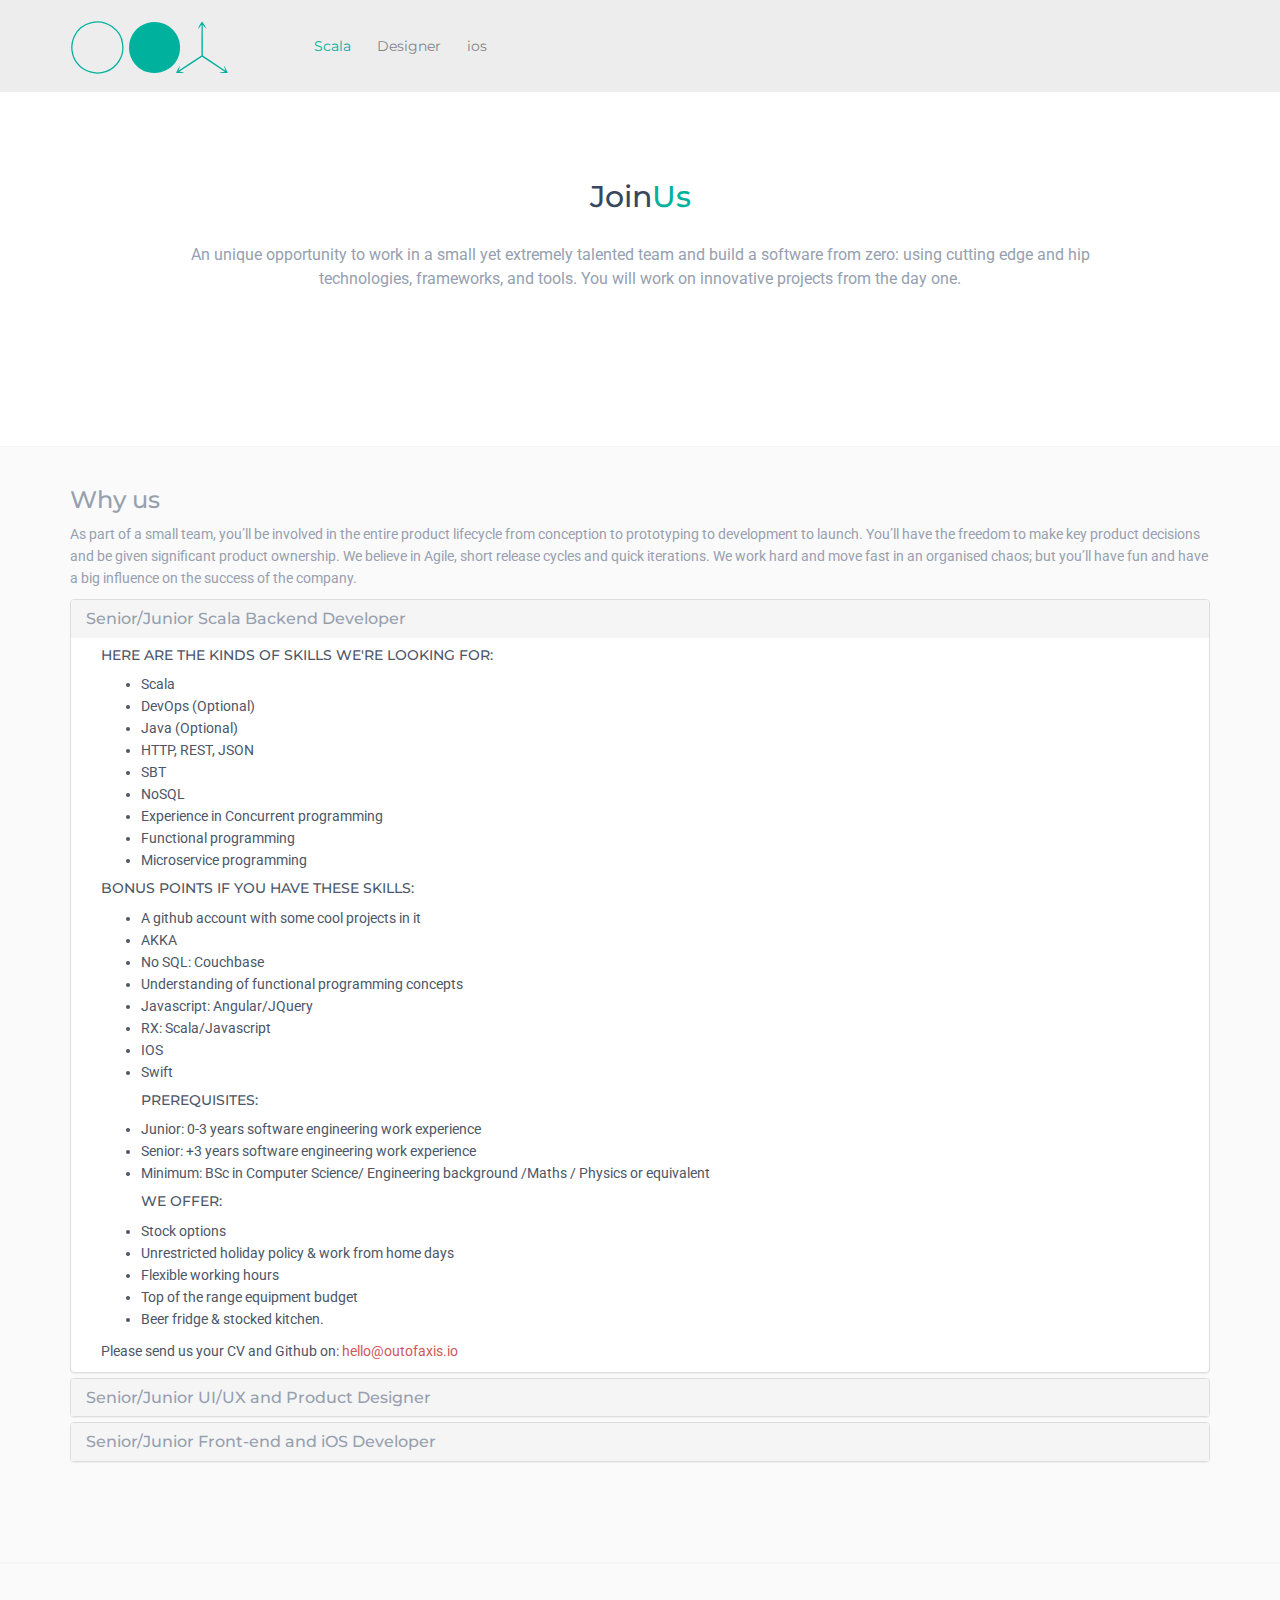
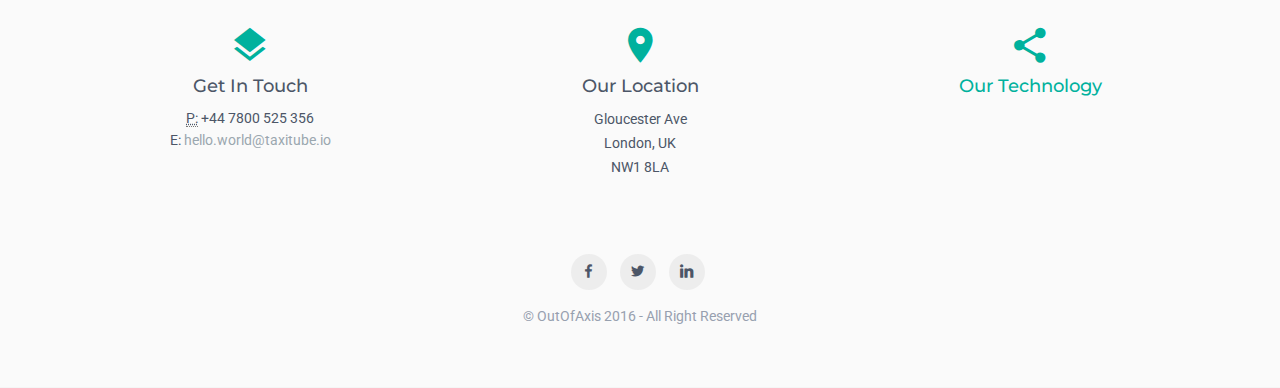
<file: join-us.html>
<!DOCTYPE html>
<html lang="en">

<head>
    <meta charset="utf-8">
    <meta name="viewport" content="width=device-width, initial-scale=1.0">
    <meta name="description" content="">
    <meta name="author" content="Coderthemes">

    <!-- Favicon icon -->
    <link rel="shortcut icon" href="images/favicon.ico">

    <!-- Site Title -->
    <title>Senior/Junior Scala Backend Developer</title>

    <!-- Google fonts -->
    <link href='https://fonts.googleapis.com/css?family=Roboto:400,300,500,700' rel='stylesheet' type='text/css'>
    <link href='https://fonts.googleapis.com/css?family=Montserrat:400,700' rel='stylesheet' type='text/css'>

    <!-- Bootstrap core CSS -->
    <link href="css/bootstrap.min.css" rel="stylesheet">

    <!-- Animate -->
    <link href="css/animate.css" rel="stylesheet">

    <!-- Icon-font -->
    <link rel="stylesheet" type="text/css" href="css/material-design-iconic-font.min.css">

    <!--owl carousel css-->
    <link href="css/owl.carousel.css" rel="stylesheet" type="text/css" media="screen">
    <link href="css/owl.theme.css" rel="stylesheet" type="text/css" media="screen">

    <!-- Custom styles for this template -->
    <link href="css/style.css" rel="stylesheet">

    <!-- Color css -->
    <link href="css/colors/default.css" rel="stylesheet" id="color-opt">

    <!-- HTML5 shim and Respond.js IE8 support of HTML5 tooltipss and media queries -->
    <!--[if lt IE 9]>
      <script src="js/html5shiv.js"></script>
      <script src="js/respond.min.js"></script>
    <![endif]-->

    <script>
        (function(i, s, o, g, r, a, m) {
            i['GoogleAnalyticsObject'] = r;
            i[r] = i[r] || function() {
                (i[r].q = i[r].q || []).push(arguments)
            }, i[r].l = 1 * new Date();
            a = s.createElement(o),
                m = s.getElementsByTagName(o)[0];
            a.async = 1;
            a.src = g;
            m.parentNode.insertBefore(a, m)
        })(window, document, 'script', '//www.google-analytics.com/analytics.js', 'ga');

        ga('create', 'UA-74366260-1', 'auto');
        ga('send', 'pageview');
    </script>

</head>

<body data-spy="scroll" data-target="#navbar-menu">
    <div class="navbar navbar-custom sticky" role="navigation">
        <div class="container">
            <!-- Navbar-header -->
            <div class="navbar-header">
                <!-- Responsive menu button -->
                <button type="button" class="navbar-toggle" data-toggle="collapse" data-target=".navbar-collapse">
                    <i class="zmdi zmdi-menu"></i>
                </button>
                <!-- LOGO -->
                <a class="navbar-brand logo" href="index.html">
                  <svg version="1.1" id="logo-layer" class="animated pulse" width="160"  xmlns="http://www.w3.org/2000/svg" xmlns:xlink="http://www.w3.org/1999/xlink" x="0px" y="0px"
                     viewBox="322 214.7 1239.2 412.2" style="enable-background:new 322 214.7 1239.2 412.2;" xml:space="preserve">
                  <path class="st0" d="M218.3,1078.6h478.4v160.5H218.4v-160.5H218.3z"/>
                  <path class="st1  animated bounceInDown" d="M920.8,230.1c69.8-21.5,150.4,0.3,200.3,53.5c63.8,65.1,71.9,175.1,19.2,249.1c-46.5,69-138.8,101.6-218.4,77.2
                    c-85.6-23.1-148.4-110-142.3-198.4C781.1,328.8,841.2,252.2,920.8,230.1z"/>
                  <path class="st2  animated bounceInDown" d="M488.5,227.5c109.4-29.6,230.4,54.1,241.2,166.7c13.9,90.3-44.1,184.5-131,212.6c-77.2,27.6-169.8,1-219.9-63.8
                    c-47.5-58.3-55.6-143.8-22.6-210.8C381.7,279.5,431.6,240.4,488.5,227.5z"/>
                  <path class="st3 animated bounceInDown" d="M1543.9,617.8c-7.6-21-17.1-41.5-31.2-59.1l13.1,40.7c-57.1-38.5-118.1-78.9-174.9-117.3
                    c-0.5-79.2,1.1-158.5-1-237.5c8.9,11.3,18.4,22.5,29.9,31.2c-9.4-20.2-22.3-38.3-34.9-56.7c-12.6,18.2-27.3,36.3-29.7,59.1
                    c9-11.8,17.4-24.2,25.5-36c-1,80-0.2,160.4-0.5,240.4c-59.9,38.6-119.2,78.5-178.6,118c4.7-13.9,9.4-28.1,13.6-42
                    c-14.1,17.6-23.6,38.1-31.2,59.1c21.5,0,43.3-0.3,64.8-2.4c-13.4-3.7-26.8-6.3-40.7-7.6c59.8-37,118.1-76.9,176.9-115.5
                    c57.8,37.1,117.3,78.9,174.9,116.5c-13.3,1.4-29.9,3.7-40.8,6.7C1500.6,617.5,1522.4,617.8,1543.9,617.8z"/>
                  </svg>
                </a>
            </div>
            <!-- end navbar-header -->
            <!-- menu -->
            <div class="navbar-collapse collapse" id="navbar-menu">
                <!-- Navbar left -->
                <ul class="nav navbar-nav nav-custom-left">
                    <li class="join-us-title active">
                      <a data-toggle="collapse" data-parent="#accordion" href=".scala">Scala</a>
                    </li>
                    <li class="join-us-title">
                      <a data-toggle="collapse"  data-parent="#accordion" href=".designer">Designer</a>
                    </li>
                    <li class="join-us-title">
                      <a data-toggle="collapse" data-parent="#accordion" href=".ios">ios</a>
                    </li>
                </ul>
            </div>
            <!--/Menu -->
        </div>
        <!-- end container -->
    </div>


    <!-- HOME -->
    <section class="join-us" >
        <!-- <div class="bg-overlay"></div> -->
        <div class="container">
            <div class="row" >
                <div class="col-sm-12">
                    <div class="home-wrapper home-wrapper-sm text-center">
                        <h2 class="animated fadeInDown wow" data-wow-delay=".1s">Join<span class="text-colored">Us</span></h2>
                        <p class="animated fadeInDown wow text-muted" data-wow-delay=".2s">
                            An unique opportunity to work in a small yet extremely talented team and build a software from zero: using cutting edge and hip technologies, frameworks, and tools. You will work on innovative projects from the day one.
                        </p>
                    </div>
                    <!-- home wrapper -->
                </div>
                <!-- end col -->
            </div>
            <!-- end row -->
        </div>
        <!-- end container -->
    </section>
    <!-- END HOME -->
    <!-- TEAM -->
    <section class="section bg-gray padding-t-0" style="padding-top:20px">
      <div class="container">
        <div class="row">
          <div class="col-sm-12">
            <div class="">
              <h3 class="fadeIn animated wow text-muted" data-wow-delay=".2s">Why us</h3>
                <p class=" fadeIn animated wow text-muted" data-wow-delay=".1s">As part of a small team, you’ll be involved in the entire product lifecycle from conception to prototyping to development to launch. You’ll have the freedom to make key product decisions and be given significant product ownership.
                We believe in Agile, short release cycles and quick iterations. We work hard and move fast in an organised chaos; but you’ll have fun and have a big influence on the success of the company.</p>
                <div class="border"></div>
            </div>
          </div>
        </div>
      </div>
      <div class="container">
        <div class="panel-group" id="accordion">
          <div class="panel panel-default">
            <div class="panel-heading">
              <h4 class="panel-title">
                <div class="title-box">
                    <a data-toggle="collapse" data-parent="#accordion" class="text-muted" href=".scala">Senior/Junior Scala Backend Developer</a>
                </div>
              </h4>
            </div>
            <div  class="panel-collapse collapse in scala">
              <div class="container">
                <div class="col-md-12">
                    <div>
                        <h5>HERE ARE THE KINDS OF SKILLS WE'RE LOOKING FOR:</h5>
                        <ul>
                            <li><span>Scala</span></li>
                            <li><span>DevOps (Optional)</span></li>
                            <li><span>Java (Optional)</span></li>
                            <li><span>HTTP, REST, JSON</span></li>
                            <li><span>SBT</span></li>
                            <li><span>NoSQL</span></li>
                            <li><span>Experience in Concurrent programming </span></li>
                            <li><span>Functional programming</span></li>
                            <li><span>Microservice programming</span></li>
                        </ul>

                        <h5>BONUS POINTS IF YOU HAVE THESE SKILLS:</h5>
                        <ul>
                            <li><span>A github account with some cool projects in it</span></li>
                            <li><span>AKKA</span></li>
                            <li><span>No SQL: Couchbase</span></li>
                            <li><span>Understanding of functional programming concepts</span></li>
                            <li><span>Javascript: Angular/JQuery</span></li>
                            <li><span>RX: Scala/Javascript</span></li>
                            <li><span>IOS</span></li>
                            <li><span>Swift</span></li>
                        </ul>

                        <ul>
                            <h5 style="text-transform:uppercase">Prerequisites:</h5>
                            <li>Junior: 0-3 years software engineering work experience</li>
                            <li>Senior: +3 years software engineering work experience</li>
                            <li>Minimum: BSc in Computer Science/ Engineering background /Maths / Physics or equivalent</li>
                        </ul>
                        <ul>
                            <h5 style="text-transform:uppercase">We offer:</h5>
                            <li>Stock options</li>
                            <li>Unrestricted holiday policy & work from home days</li>
                            <li>Flexible working hours</li>
                            <li>Top of the range equipment budget</li>
                            <li>Beer fridge & stocked kitchen.</li>
                        </ul>
                        <p>Please send us your CV and Github on: <a href="mailto:hello@outofaxis.io" style="color: #CE5759;">hello@outofaxis.io</a></p>
                    </div>
                </div>
              </div>
            </div>
          </div>

            <div class="panel panel-default">
              <div class="panel-heading">
                <h4 class="panel-title">
                  <div class="title-box">
                      <a data-toggle="collapse" data-parent="#accordion" class="text-muted" href=".designer">Senior/Junior UI/UX and Product Designer</a>
                  </div>
                </h4>
              </div>
              <div  class="panel-collapse collapse designer">
                <div class="container">
                  <div class="col-md-12">
                    <div>
                      <h5 style="text-transform:uppercase">Your responsibilities will be:</h5>
                      <ul>
                        <li><span>Translating product goals into designs that solve our users’ challenges</span></li>
                        <li><span>Delivering ready-to-build UI specs/assets</span></li>
                        <li><span>Working on multiple projects simultaneously</span></li>
                        <li><span>Branding</span></li>
                        <li><span>source libraries used for a better development environment </span></li>
                        <li><span>Application, Web and Desktop application design</span></li>
                      </ul>
                      <h5 style="text-transform:uppercase">Required skills:</h5>
                      <ul>
                        <li><span>Proficiency with HTML/CSS</span></li>
                        <li><span>Proficiency Photoshop/ Illustrator/Sketch</span></li>
                        <li><span>Familiarity with Javascript: JQuery/AngularJS</span></li>
                        <li><span>Animation Skills: Quarz composer origami (Optional)</span></li>
                        <li><span>Familiarity with XCode (Optional)</span></li>
                        <li><span>Familiarity with Unix-family systems and command-line life, including common development tools (e.g. Git)</span></li>
                      </ul>

                      <h5 style="text-transform:uppercase">You have to have:</h5>
                      <ul>
                        <li><span>Hunger to constantly learn new technologies </span></li>
                        <li><span>Be up to date with the industry trends</span></li>
                        <li><span>Crisp communication skills - the ability to advocate complex messages in clear fashion</span></li>
                        <li><span>Ability to work in a multi-faceted environment</span></li>
                        <li><span>A love for collaboration as well as the capability to run on your own  </span></li>
                        <li><span>Unsurpassed attention to detail in both visual and interaction edge cases</span></li>
                        <li><span>Ability to design for mobile & web</span></li>
                      </ul>

                      <ul>
                        <h5 style="text-transform:uppercase">Prerequisites:</h5>
                        <li>Junior: 0-3 years software engineering work experience</li>
                        <li>Senior: +3 years software engineering work experience</li>
                        <li>Minimum: BSc in Computer Science/ Engineering background / Maths / Physics or equivalent.</li>
                      </ul>
                        <ul>
                          <h5 style="text-transform:uppercase">We offer:</h5>
                          <li>Stock options</li>
                          <li>Unrestricted holiday policy & work from home days</li>
                          <li>Flexible working hours</li>
                          <li>Top of the range equipment budget</li>
                          <li>Beer fridge & stocked kitchen.</li>
                        </ul>
                      <p>Please send us your CV/Github/Dribble/Behance on: <a href="mailto:hello@outofaxis.io" style="color: #CE5759;">hello@outofaxis.io</a></p>
                    </div>
                  </div>
                </div>
              </div>
            </div>
            <div class="panel panel-default">
              <div class="panel-heading">
                <h4 class="panel-title">
                  <div class="title-box">
                      <a data-toggle="collapse" data-parent="#accordion" class="text-muted" href=".ios">Senior/Junior Front-end and iOS Developer</a>
                  </div>
                </h4>
              </div>
              <div  class="panel-collapse collapse ios">
                <div class="container">
                  <div class="col-md-12">
                      <div>
                        <h5>HERE ARE THE KINDS OF SKILLS WE'RE LOOKING FOR:</h5>
                         <ul>
                           <li><span>CSS, HTML and JS (Angular,React, Jquery) </span></li>
                           <li><span>IOS/Swift/ObjC</span></li>
                           <li><span>A strong portfolio showing experience for web and mobile web standards </span></li>
                           <li><span>Familiarity with tools and methods used for building software such as Git and other open  </span></li>
                           <li><span>source libraries used for a better development environment </span></li>
                           <li><span>Desire to be do things better and the passion to change the status quo is a must </span></li>
                           <li><span>A keen eye for design is a plus </span></li>
                         </ul>
                         <h5>BONUS POINTS IF YOU HAVE THESE SKILLS:</h5>
                         <ul>
                           <li><span>UI/UX Design</span></li>
                           <li><span>Photoshop/ Illustrator/Sketch</span></li>
                           <li><span>Animation Skills: Quarz composer origami (Optional)</span></li>
                           <li><span>Scala/Play</span></li>
                           <li><span>Couchbase</span></li>
                           <li><span>Understanding of functional programming concepts</span></li>
                           <li><span>RX: Javascript</span></li>
                           <li><span>DevOps</span></li>
                         </ul>
                         <ul>
                           <h5 style="text-transform:uppercase">Prerequisites:</h5>
                           <li>Junior: 0-3 years software engineering work experience</li>
                           <li>Senior: +3 years software engineering work experience</li>
                           <li>Minimum: BSc in Computer Science/ Engineering background / Maths / Physics or equivalent.</li>
                         </ul>
                           <ul>
                             <h5 style="text-transform:uppercase">We offer:</h5>
                             <li>Stock options</li>
                             <li>Unrestricted holiday policy & work from home days</li>
                             <li>Flexible working hours</li>
                             <li>Top of the range equipment budget</li>
                             <li>Beer fridge & stocked kitchen.</li>
                           </ul>
                         <p>Please send us your CV/Github/Dribble/Behance/Personal Web-page on: <a href="mailto:hello@outofaxis.io" style="color: #CE5759;">hello@outofaxis.io</a></p>
                      </div>
                  </div>
                </div>
              </div>
            </div>
          </div>

        </div>
      </div>
    </section>
    <!-- END TEAM -->

    <!-- FOOTER -->
    <footer class="section bg-gray footer footer-sm" id="contact">
        <div class="container">
            <div class="row text-center">
              <div class="col-sm-4">
                <div class="contact-detail-box">
                  <i class="zmdi zmdi-layers zmdi-hc-3x text-colored"></i>
                  <h4>Get In Touch</h4>
                  <abbr title="Phone">P:</abbr> +44 7800 525 356<br>
                  E: <a href="mailto:hello.world@taxitube.io" class="text-muted">hello.world@taxitube.io</a>
                </div>
              </div>
              <div class="col-sm-4">
                <div class="contact-detail-box">
                  <i class="zmdi zmdi-pin zmdi-hc-3x text-colored"></i>
                  <h4>Our Location</h4>
                  <address>
                  Gloucester Ave<br>
                  London, UK<br>
                  NW1 8LA
                </address>
                </div>
              </div>
                <!-- end col -->
                <div class="col-sm-4">
                    <div class="contact-detail-box">
                        <a href="index.html#technology" class="text-colored">
                            <i class="zmdi zmdi-share zmdi-hc-3x"></i>
                            <h4>Our Technology</h4>
                        </a>
                    </div>
                </div>
                <!-- end col -->
            </div>
            <!-- end row -->
            <div class="row">
                <div class="col-sm-12">
                    <div class="text-center">
                        <ul class="list-inline social-circle m-t-0">
                            <li>
                                <a href="#features"> <i class="zmdi zmdi-facebook"></i> </a>
                            </li>
                            <li>
                                <a href=""> <i class="zmdi zmdi-twitter"></i> </a>
                            </li>
                            <li>
                                <a href=""> <i class="zmdi zmdi-linkedin"></i> </a>
                            </li>
                        </ul>
                    </div>
                </div>
            </div>
            <!-- end row -->
            <div class="row">
                <div class="col-md-12">
                    <p class="text-muted m-b-0" style="text-align:center"> © OutOfAxis 2016 - All Right Reserved</p>
                </div>
            </div>
        </div>
    </footer>

    <!-- END FOOTER -->


    <!-- Back to top -->
    <a href="#" class="back-to-top"> <i class="zmdi zmdi-chevron-up"> </i> </a>
    <!-- js placed at the end of the document so the pages load faster -->
    <script src="js/jquery.js"></script>
    <script src="js/bootstrap.min.js"></script>
    <!-- Jquery easing -->
    <script type="text/javascript" src="js/jquery.easing.1.3.min.js"></script>
    <script src="js/wow.min.js"></script>

    <!--sticky header-->
    <script type="text/javascript" src="js/jquery.sticky.js"></script>

    <!-- Owl carousel -->
    <script type="text/javascript" src="js/owl.carousel.min.js"></script>

    <!--common script for all pages-->
    <script src="js/jquery.app.js"></script>

    <script src="js/switcher.js"></script>
</body>

</html>
</file>
<file: css/style.css>
/* Theme Name: Starto - Responsive Landing page template
   Author: Coderthemes
   Author e-mail: coderthemes@gmail.com
   Version: 1.1.0
   Created:Feb 2016
   File Description:Main CSS file of the template
*/


/*======= Reset ======== */
body {
  font-family: 'Roboto', sans-serif;
  color: #4c5667;
  background: #fff;
  font-size: 14px;
  line-height: 22px;
  overflow-x:hidden;
}
::selection{
  background: rgba(151, 160, 175, 0.5);
  color: #ffffff;
}
::-moz-selection {
  background: rgba(151, 160, 175, 0.5);
  color: #ffffff;
}
a:hover,a:focus,.a:active {
  text-decoration: none;
  outline: none !important;
}

h1,h2,h3,h4,h5,h6 {
  font-family: 'Montserrat', sans-serif;
}

address {
  line-height: 24px;
  font-size: 13px;
}


/*======= Helper classes ======== */
.section {
  padding-top: 100px;
  padding-bottom: 80px;
}

.bg-gray {
  background-color: #fafafa;
  border-bottom: 1px solid #f5f5f5;
  border-top: 1px solid #f5f5f5;
}

.bg-img-1 {
  background: url("../images/bg1.jpg") center;
  background-size: cover;
  position: relative;
}

.bg-img-2 {
  background: url("../images/bg2.jpg") center;
  background-size: cover;
  position: relative;
}

.bg-gradient-1 {
  background: #5f2c82; /* fallback for old browsers */
  background: -webkit-linear-gradient(to left, #5f2c82 , #49a09d); /* Chrome 10-25, Safari 5.1-6 */
  background: linear-gradient(to left, #5f2c82 , #49a09d); /* W3C, IE 10+/ Edge, Firefox 16+, Chrome 26+, Opera 12+, Safari 7+ */
}

.bg-gradient-2 {
  background: #24C6DC; /* fallback for old browsers */
  background: -webkit-linear-gradient(to left, #24C6DC , #514A9D); /* Chrome 10-25, Safari 5.1-6 */
  background: linear-gradient(to left, #24C6DC , #514A9D); /* W3C, IE 10+/ Edge, Firefox 16+, Chrome 26+, Opera 12+, Safari 7+ */
}

.bg-overlay {
  background: -webkit-linear-gradient(#444F5C, #334159);
  background: -moz-linear-gradient(#444F5C, #334159);
  background: -ms-linear-gradient(#444F5C, #334159);
  background: -o-linear-gradient(#444F5C, #334159);
  background: linear-gradient(#444F5C, #334159);
  opacity: 0.85;
  position: absolute;
  height: 100%;
  width: 100%;
  top: 0;
}

.layout-dark {
  background-color: #2f3e47;
}

.title {
  font-weight: 300;
  line-height: 50px;
  margin-top: 0px;
}

.sub-title {
  color: #97a0af;
  margin-bottom: 50px;
}

.title-box h3 {
  margin-top: 5px;
  margin-bottom: 15px;
}

.title-box .border {
  height: 4px;
  width: 60px;
  border-radius: 5px;
  margin: 0px auto 30px auto;
}

.title-box .title-alt {
  text-transform: uppercase;
  margin-bottom: 0px;
  font-weight: 500;
  letter-spacing: 2px;
}

.m-b-0 {
  margin-bottom: 0px !important;
}

.m-t-30 {
  margin-top: 30px;
}

.padding-t-0 {
  padding-top: 0px;
}

.text-white {
  color: #ffffff !important;
}

.text-light {
  color: #D8D8D8 !important;
}

.text-muted {
  color: #97a0af;
}

/*======= Buttons ======= */
.btn {
  border-radius: 2px;
  padding: 8px 16px;
  outline: none !important;
}
.btn-sm {
  padding: 5px 10px !important;
}

.btn-primary,
.btn-success,
.btn-info,
.btn-warning,
.btn-danger,
.btn-inverse,
.btn-purple,
.btn-pink {
  color: #ffffff !important;
}

.btn-default {
  background-color: #dae6ec;
  border-color: #dae6ec;
}

.btn-default:focus {
  background-color: #dae6ec;
  border-color: #C2CED4;
}

.btn-default:hover {
  background-color: #dae6ec;
  border-color: #C2CED4;
}

.btn-default:active {
  background-color: #dae6ec;
  border-color: #C2CED4;
}

.btn-default.active,
.btn-default:active,
.open > .dropdown-toggle.btn-default {
  background-color: #dae6ec;
  border-color: #C2CED4;
}

.btn-success {
  background-color: #00b19d;
  border: 1px solid #00b19d;
}

.btn-success:hover,
.btn-success:focus,
.btn-success:active,
.btn-success.active,
.btn-success.focus,
.btn-success:active,
.btn-success:focus,
.btn-success:hover,
.open > .dropdown-toggle.btn-success,.btn-success.active.focus,
.btn-success.active:focus, .btn-success.active:hover,
.btn-success:active.focus, .btn-success:active:focus,
.btn-success:active:hover, .open>.dropdown-toggle.btn-success.focus,
.open>.dropdown-toggle.btn-success:focus, .open>.dropdown-toggle.btn-success:hover {
  background-color: #009886;
  border: 1px solid #009886;
}

.btn-info {
  background-color: #3ddcf7;
  border: 1px solid #3ddcf7;
}

.btn-info:hover,
.btn-info:focus,
.btn-info:active,
.btn-info.active,
.btn-info.focus,
.btn-info:active,
.btn-info:focus,
.btn-info:hover,
.open > .dropdown-toggle.btn-info,.btn-info.active.focus,
.btn-info.active:focus, .btn-info.active:hover, .btn-info:active.focus,
.btn-info:active:focus, .btn-info:active:hover, .open>.dropdown-toggle.btn-info.focus,
.open>.dropdown-toggle.btn-info:focus, .open>.dropdown-toggle.btn-info:hover {
  background-color: #25d8f6;
  border: 1px solid #25d8f6;
}

.btn-warning {
  background-color: #ffaa00;
  border: 1px solid #ffaa00;
}

.btn-warning:hover,
.btn-warning:focus,
.btn-warning:active,
.btn-warning.active,
.btn-warning.focus,
.btn-warning:active,
.btn-warning:focus,
.btn-warning:hover,
.open > .dropdown-toggle.btn-warning,.btn-warning.active.focus, .btn-warning.active:focus,
.btn-warning.active:hover, .btn-warning:active.focus, .btn-warning:active:focus,
.btn-warning:active:hover, .open>.dropdown-toggle.btn-warning.focus,
.open>.dropdown-toggle.btn-warning:focus, .open>.dropdown-toggle.btn-warning:hover {
  background-color: #e69900;
  border: 1px solid #e69900;
}

.btn-danger {
  background-color: #ef5350;
  border: 1px solid #ef5350;
}

.btn-danger:active,
.btn-danger:focus,
.btn-danger:hover,
.btn-danger.active,
.btn-danger.focus,
.btn-danger:active,
.btn-danger:focus,
.btn-danger:hover,
.open > .dropdown-toggle.btn-danger,.btn-danger.active.focus, .btn-danger.active:focus,
.btn-danger.active:hover, .btn-danger:active.focus, .btn-danger:active:focus,
.btn-danger:active:hover, .open>.dropdown-toggle.btn-danger.focus,
.open>.dropdown-toggle.btn-danger:focus, .open>.dropdown-toggle.btn-danger:hover {
  background-color: #ed3c39;
  border: 1px solid #ed3c39;
}

.btn-inverse {
  background-color: #4c5667;
  border: 1px solid #4c5667;
}

.btn-inverse:hover,
.btn-inverse:focus,
.btn-inverse:active,
.btn-inverse.active,
.btn-inverse.focus,
.btn-inverse:active,
.btn-inverse:focus,
.btn-inverse:hover,
.open > .dropdown-toggle.btn-inverse {
  background-color: #414a58;
  border: 1px solid #414a58;
}

.btn-rounded {
  border-radius: 2em;
  padding: 8px 22px;
}

.button-list .btn {
  margin-bottom: 12px;
  margin-left: 8px;
}

.btn-shadow.btn-default {
  box-shadow: 1px 5px 9px rgba(33, 33, 33, 0.1);
}

.btn-shadow.btn-success {
  box-shadow: 1px 5px 9px rgba(0, 177, 157, 0.32);
}

.btn-shadow.btn-info {
  box-shadow: 1px 5px 9px rgba(61, 220, 247, 0.32);
}

.btn-shadow.btn-warning {
  box-shadow: 1px 5px 9px rgba(230, 153, 0, 0.32);
}

.btn-shadow.btn-danger {
  box-shadow: 1px 5px 9px rgba(237, 60, 57, 0.32);
}

.btn-shadow.btn-inverse {
  box-shadow: 1px 5px 9px rgba(76, 86, 103, 0.32);
}

.w-xs {
  min-width: 80px;
}

.w-sm {
  min-width: 95px;
}

.w-md {
  min-width: 110px;
}

.w-lg {
  min-width: 140px;
}

/*======= Dropdown ======= */
.dropdown-menu {
  box-shadow: none;
  padding: 4px 0;
  border-radius: 4px !important;
  -webkit-animation: dropdownOpen 0.3s ease-out;
  -o-animation: dropdownOpen 0.3s ease-out;
  animation: dropdownOpen 0.3s ease-out;
  border: 0;
  box-shadow: 0 2px 5px 0 rgba(0,0,0,.26);
}
.dropdown-menu > li > a {
  padding: 6px 20px;
  font-size: 15px !important;
  color: #ffffff;
}
@-webkit-keyframes dropdownOpen {
  0% {
    -webkit-transform: scale(0);
    -ms-transform: scale(0);
    -o-transform: scale(0);
    transform: scale(0);
    opacity: 0;
  }
  100% {
    -webkit-transform: scale(1);
    -ms-transform: scale(1);
    -o-transform: scale(1);
    transform: scale(1);
    opacity: 1;
  }
}
@keyframes dropdownOpen {
  0% {
    -webkit-transform: scale(0);
    -ms-transform: scale(0);
    -o-transform: scale(0);
    transform: scale(0);
    opacity: 0;
  }
  100% {
    -webkit-transform: scale(1);
    -ms-transform: scale(1);
    -o-transform: scale(1);
    transform: scale(1);
    opacity: 1;
  }
}


/* Back to top */
.back-to-top {
  width: 30px;
  height: 30px;
  position: fixed;
  bottom: 10px;
  right: 20px;
  display: none;
  text-align: center;
  z-index: 10000;
  -webkit-border-radius: 3px;
  -moz-border-radius: 3px;
  border-radius: 3px;
}

.back-to-top i {
  color: #fff;
  font-size: 22px;
  display: block;
  line-height: 30px;
}


/*===== Navbar Custom ======*/

.navbar-custom {
  background-color: #ededed;
  width: 100%;
  border-radius: 0px;
  z-index: 999;
  padding: 20px 0px;
  margin-bottom: 0px;
  -webkit-transition: all 0.5s ease-in-out;
  -moz-transition: all 0.5s ease-in-out;
  -o-transition: all 0.5s ease-in-out;
  transition: all 0.5s ease-in-out;
}

.navbar-custom .navbar-nav li a {
  color: #858585;
  font-size: 14px;
  margin: 5px -2px;
  font-family: 'Montserrat', sans-serif;
}

.navbar-custom .nav>li>a:focus,.navbar-custom .nav>li>a:hover {
  background-color: transparent;
}

.navbar-btn {
  padding: 4px 15px !important;
  font-size: 14px !important;
  margin-top: 9px !important;
  background-color: transparent !important;
  border: 2px solid #4C5667 !important;
  color: #4C5667 !important;
  border-radius: 5px;
}

.logo {
  font-weight: 500;
  font-size: 22px;
  color: #374760 !important;
  letter-spacing: 1px;
  padding-top: 0;
  /* font-family: 'Montserrat', sans-serif; */
}

.logo i{
  font-size: 18px;
  height: 26px;
  line-height: 26px;
  width: 26px;
  color: #fff;
  padding: 0px 8px;
  text-align: center;
  border-radius: 3px;
}

.navbar-toggle {
  font-size: 30px;
}

.navbar-custom .btn-custom {
  margin-top: 8px;
  margin-left: 20px;
}

.nav .open>a, .nav .open>a:focus, .nav .open>a:hover {
  background-color: transparent;
  border-color: #337ab7;
}

.sticky-wrapper {
	position: absolute;
	width: 100%;
}

.sticky-wrapper.is-sticky .navbar-custom {
	padding: 10px 0px !important;
}


/*======= Home =======*/

.home {
  position: relative;
  background-color: #ededed;
}

.home-wrapper {
  color: #374760;
  padding: 200px 0px 150px 0px;
}

.home-wrapper-sm {
  padding: 160px 0px 115px 0px;
}

.home-wrapper p {
  line-height: 24px;
  margin: 30px auto 40px auto;
  font-size: 16px;
  width: 85%;
}

/*======= Features =======*/

.service-item {
  margin-top: 30px;
  margin-bottom: 30px;
}

.service-item img {
  max-height: 55px;
  margin: 0px auto 10px auto;
  display: block;
}





.service-item .service-detail p {
  color: #9aa7af;
  line-height: 24px;
  width: 90%;
  margin: 10px auto;
}

.feature-detail ul li {
  margin-bottom: 10px;
}

.feature-detail ul li i {
  font-size: 18px;
}

.feature-detail .btn {
  margin-top: 25px;
}

.feature-detail .border {
  margin-left: 0px !important;
}


/* ======== Pricing ======= */

.pricing-column {
  position: relative;
  margin-top: 40px;
}

.pricing-column .inner-box {
  position: relative;
  max-width: 300px;
  height: 350px;
  margin: 0px auto;
  background-color: #fafafa;
  padding: 0px 0px 45px;
  border-radius: 5px;
  border: 2px solid #ededed;
}

.pricing-column .plan-header {
  position: relative;
  padding: 10px 20px 5px;
}

.pricing-column .plan-title {
  font-size: 13px;
  margin-bottom: 10px;
  color: #00b19d;
  text-transform: uppercase;
  letter-spacing: 2px;
  font-weight: 400;
}

.pricing-column .plan-price {
  font-size: 48px;
  margin-bottom: 10px;
  color: #435966;
}

.pricing-column .plan-duration {
  font-size: 13px;
  color: #98a6ad;
}

.pricing-column .plan-stats {
  position: relative;
  height: 200px;
  padding: 0px 8px 25px;
  margin-bottom: 50px;
}

.pricing-column .plan-stats li {
  margin-bottom: 15px;
  line-height: 24px;
}

.pricing-dark .inner-box {
  background-color: #253138;
  border: 2px solid #253138;
}

.pricing-dark .plan-price {
  color: #ffffff;
}

.pricing-dark .plan-stats li {
  color: #98a6ad;
}


/*======= Clients =======*/

.clients {
  border-top: 0px solid #ededed;
}

.clients img:hover {
  opacity: 0.8;
  transition: 0.5s;
}

.brand-item {
  display: inline-block;
  margin-left:50px;
  margin-top: 50px;
  margin-bottom: 10px;
}

.brand-item:first-child {
  margin-left:0;
}

.brand-list {
  margin:0;
  padding:0;
}

.brand-list li {
  display: inline-block;
  text-align: left;
  padding-left:50px;
}

.brand-list li:first-child {
  padding-left:0;
}

.clients-dark {
 border-top: 1px solid rgba(255,255,255,0.1);
}


/*======= Team ======*/

.team img {
  max-width: 240px;
  margin: 0px auto;
  background-color: #fafafa;
}

.team .team-member {
  margin: 30px 0px;
}

.team .team-member h4 {
  padding-top: 10px;
  margin-bottom: 5px;
}

.team .team-member p {
  font-weight: 500;
  margin-bottom: 0px;
}


/*======= FAQ ======*/

.question-q-box {
  height: 70px;
  width: 70px;
  color: #ffffff;
  text-align: center;
  border-radius: 50%;
  line-height: 91px;
  margin:0 auto;
}
.question-icon {
  font-size: 30px;
}

.flash {
  transform: rotate(20deg);
  -webkit-transform:rotate(20deg);
}

.question {
  margin: 12px 0;
  font-weight: 400;
  font-size: 16px;
  color:#4c5667;
  text-align: center;
}

.answer {
  color: #9aa7af;
  margin-bottom: 40px;
  text-align: center;
}


/*======= Footer =======*/

.footer {
  padding-top: 60px;
  padding-bottom: 60px;
}

.footer h5{
  color: #333;
  font-size: 15px;
  margin-bottom: 20px;
  font-weight: 700;
  letter-spacing: 1px;
}

.footer a{
  color: #9aa7af;
}

.footer ul li {
  margin: 5px 0px;
}

.footer-alt {
  border-top: 1px solid rgba(151, 160, 175, 0.2);
  margin-top: 30px;
  padding-top: 20px;
}

.footer-alt .logo {
  margin-bottom: 0px;
  height: auto;
  padding: 0px;
}

/* Footer small */
.footer-sm .logo {
  float: none;
}

.social-circle {
  margin-top: 50px;
}

.social-circle li a {
  height: 36px;
  width: 36px;
  color: #4c5667;
  border-radius: 50%;
  font-size: 16px;
  display: inline-block;
  line-height: 36px;
  background-color: #ededed;
  -webkit-transition: all 0.5s ease-in-out;
  -moz-transition: all 0.5s ease-in-out;
  -o-transition: all 0.5s ease-in-out;
  transition: all 0.5s ease-in-out;
}

.social-circle li a:hover {
  color: #ffffff !important;
}

.menu-list li a {
  color: #4c5667;
  display: inline-block;
  font-weight: 500;
  margin: 10px;
}



/* ======= About Us ========== */
.about-txt h3{
  line-height: 25px;
  margin-bottom: 20px;
  margin-top: 10px;
}
.about-txt {
  margin-left: 10px;
}

.fun_facts_box{
  float:left;
  width:33.33%;
  padding-top:15px;
}

.fun_facts_icons{
  display:block;
  padding-bottom:10px;
  font-size:32px;
}

.fun_facts_title{
  font-size:14px;
  font-weight:300;
  color:#656565;
  font-style:italic;
}

.fun_facts_title span{
  font-size:22px;
  font-weight:700;
  font-style:normal;
  color:#454545;
}
.testimonials-txt {
  line-height: 30px;
  font-size: 16px;
}


/*======= Contact ======*/

.form-control {
  box-shadow: none !important;
  outline: none !important;
  border: 1px solid #E0E0E0;
  height: 50px;
  font-size: 20px;
  border-radius: 2px;
}
.form-control:hover ,.form-control:focus{
  border-color: #97a0af;
}

.join-us-input {
  height: 40px;
  font-size: 13px;
  border-width:0px;
  background: rgba(255, 255, 255, 1);
  box-sizing:border-box;
}
.join-us-button {
  border-width: 1px;
}


.error {
  margin: 8px 0px;
  display: none;
  color: red;
}
#ajaxsuccess {
  font-size: 16px;
  width: 100%;
  display: none;
  clear: both;
  margin: 8px 0px;
}
.con_sub_text {
  margin: 20px 0px;
  font-size: 15px;
}

.contact-detail-box {
  margin-bottom: 50px;
}

.contact-detail-box address {
  font-size: 14px;
}
.contact-map {
  background-color: #ededed;
}



/*======== Blog =======*/

.blog-section {
  padding-bottom: 30px;
}
.blog-post{
  margin-bottom: 30px;
  padding-left: 15px;
  padding-right: 15px;
}
.blog-post .post-media{
  width: 100%;
  margin-bottom: 15px;
}
.blog-post .post-media img{
  opacity: 1;
  -webkit-transition: all 0.2s ease 0s;
  -moz-transition: all 0.2s ease 0s;
  -o-transition: all 0.2s ease 0s;
  -ms-transition: all 0.2s ease 0s;
  transition: all 0.2s ease 0s;
  border-radius: 4px;
}
.blog-post .post-media img:hover{
  opacity: 0.7;
}
.blog-post .post-info{
  margin-bottom: 20px;
}
.blog-post .post-info .date{
  float: left;
  width: 50px;
  border: 2px solid #555;
  text-align: center;
  border-radius: 3px;
}
.post-info .date .day{
  font-size: 20px;
  color: #333;
  font-weight: 600;
}
.post-info .date .month{
  text-transform: uppercase;
  text-align: center;
  width: 100%;
  display: inline-block;
}
.blog-post .meta {
  padding-left: 0px;
}
.blog-post .meta li{
  padding-right: 15px;
  color: #aaa;
  line-height: 22px;
  list-style: none;
}
.post-body p {
  color: #97a0af;
}
.blog-post .meta span{
  color: #333;
  font-size: 13px;
}
.blog-post .post-info .meta-container {
  padding-left: 65px;
}
.blog-post .post-info .meta-container a h3{
  margin-top: 0px;
  color: #111;
  font-size: 16px;
  padding-top: 5px;
  margin-bottom: 5px;
}
.blog-post .read-more {
  font-weight: 600;
  display: block;
  color: #666;
  font-size: 13px;
  letter-spacing: 0.03em;
}
.blog-wrapper .blog-item {
    width: 33.2%;
}
/* Blog-detail --*/
.blog-detail-box {
  padding-right: 30px;
}
.blog-detail-header span{
  padding: 0px 10px;
  font-size: 16px;
}
.blog-detail-header span a {
  color: #ffffff;
  font-size: 16px;
}
.blog-detail-header span i{
    padding-right: 5px;
}
.blog-detail .sub-title {
  margin-bottom: 0px;
  line-height: 26px;
  font-size: 15px;
  margin-bottom: 10px;
}
.blog-detail .sub-tt {
  font-style: italic;
    font-size: 16px;
    line-height: 24px;
    margin-top: 20px;
}
.custom-blockquote {
    border-left: 4px solid #374760;
    background: #eef2f5;
    line-height: 28px;
    font-size: 17px;
    font-style: italic;
}

.blockquote-reverse {
  border-right: 4px solid #374760;
  border-left: none;
  padding-left: 30px;
  line-height: 28px;
}
.blog_comments {
  margin-top: 60px;
  padding-bottom: 30px;
}
.media img{
  width: 52px;
  height: 52px;
}
.media-body a {
    float: right;
    font-size: 13px;
}
.media-body h6 {
    font-style: italic;
}

.widget-search i {
  position: absolute;
  top: 0;
  right: 30px;
  line-height: 38px;
  text-align: center;
  color: #999;
  font-size: 18px;
}
.widget-search a i:hover{
  color: #374760;
}

.nav-list{
  list-style: none;
  padding: 0;
  padding-bottom: 20px;
}
.nav-list li{
  padding: 7px 0px;
  width: 100%;
}
.nav-list li a{
  font-weight: 600;
}
.nav-list li a:hover{
  color: #333b4d;
}
.tags{
  padding-bottom: 30px;
}

.tags a {
    font-size: 11px;
    line-height: 30px;
    color: #90979f;
    background: #e6edf2;
    padding: 5px 12px;
    margin-right: 2px;
    border-radius: 3px;
}
.tags a:hover {
  color: #fff;
  background: rgba(51,59,77,.7);
  -webkit-transition: all 0.3s ease;
  -moz-transition: all 0.3s ease-in-out;
  -o-transition: all 0.3s ease-in-out;
  -ms-transition: all 0.3s ease-in-out;
  transition: all 0.3s ease-in-out;
}

/*======= Responsive ======*/
@media (min-width: 768px) {
	.nav-custom-left {
		margin-left: 5%;
	}

  .navbar-nav>li>a {
    padding-top: 10px;
    padding-bottom: 10px;
  }
  .contact-page .col-sm-6 {
    padding-left: 30px;
    padding-right: 30px;
  }
}

@media (max-width: 768px) {
  .navbar-custom {
        -moz-box-shadow: 0 2px 2px rgba(0,0,0,.1);
    -webkit-box-shadow: 0 2px 2px rgba(0,0,0,.1);
    box-shadow: 0 2px 2px rgba(0,0,0,.1);
  }
  .screen-space {
    margin: 0px auto 50px auto;
  }
  .feature-detail {
    padding: 0px 0px 50px 30px !important;
  }
  .footer h5 {
    margin-top: 30px;
  }
}


@media only screen and (min-width: 768px) and (max-width: 991px){
  .blog-wrapper .blog-item {
    width: 50%;
  }
  .navbar-custom .navbar-nav li a {
    font-size: 11px;
  }
  .blog-detail-box {
  padding-right: 0px;
  }
  .navbar-nav {
    margin-left:0;
  }
  .navbar-nav > li {
    margin: 0 -7px;
  }
}
@media only screen and (min-width: 991px) and (max-width:1200px){
  .navbar-custom .navbar-nav li a {
    font-size: 13px;
  }
}
@media (max-width: 767px) {
  .blog-wrapper .blog-item {
    width: 100%;
  }
  .logo {
    margin-top: 7px;
  }
  .blog-detail-box {
  padding-right: 0px;
  }

}

#style-switcher,
#style-switcher .bottom a.settings {
    background: #FFF;
    box-shadow: 2px 2px 0 0 rgba(0, 0, 0, .08)
}

#style-switcher div h3 {
    color: #1D1D1D;
    font-size: 16px;
    margin: 8px 3px 12px
}

#style-switcher {
    left: -189px;
    position: fixed;
    top: 17%;
    width: 189px;
    z-index: 9999;
    padding: 10px 5px
}

#style-switcher div {
    padding: 5px 10px
}

#style-switcher .bottom {
    background: #FFF;
    color: #252525;
    padding: 0
}

#style-switcher .bottom a.settings {
    display: block;
    height: 41px;
    position: absolute;
    right: -40px;
    top: 0;
    width: 40px;
    padding: 3px
}

#style-switcher .bottom a {
    text-decoration: none
}

#style-switcher .bottom a.settings i {
    margin-left: 8px;
    color: gray;
    font-size: 18px;
    position: absolute;
    margin-top: 9px
}

ul.pattern {
    list-style: none;
    margin: 0;
    overflow: hidden;
    padding: 0;
    border-radius: 0
}

ul.pattern li {
    float: left;
    margin: 2px
}

ul.pattern li a {
    cursor: pointer;
    display: block;
    height: 35px;
    width: 35px;
    border-radius: 50%
}

ul.pattern .color1 {
    background-color: #f16000
}

ul.pattern .color2 {
    background-color: #188ae2
}

ul.pattern .color3 {
    background-color: #e91e63
}

ul.pattern .color4 {
    background-color: #4caf50
}

ul.pattern .color5 {
    background-color: #00b19d
}

ul.pattern .color6 {
    background-color: #fa0
}

ul.pattern .color7 {
    background-color: #9c27b0
}

ul.pattern .color8 {
    background-color: #00bcd4
}

ul.pattern .color9 {
    background-color: #795548
}

ul.pattern .color10 {
    background-color: #ff5b5b
}

@media only screen and (max-width:479px) {
    #style-switcher {
        display: none
    }
}

.contact-address {
  margin-bottom: 10px;
}

.social-circle {
  margin-top: 20px;
}


/* my styles */
.service-border {
  width: 100px;
  margin: 0 auto;
  height: 5px;
  background: #00B09C;
  border-radius: 4px;
}

.quote-section {
  /* padding-top: 40px; */
}



@media screen and (max-width: 768px) {
  #we-are-reactive {
    display: none;
  }
}

.collapse-btn {
  width: 200px;
  height: 53px;
  border-radius: 2em;
  font-size: 19px;
  text-align: center;
  text-transform: uppercase;
 }


.inputfile {
     width: 0.1px;
     height: 0.1px;
     opacity: 0;
     overflow: hidden;
     display: none;
     position: absolute;
     z-index: -1;
 }

 .js .inputfile {
     width: 0.1px;
     height: 0.1px;
     opacity: 0;
     overflow: hidden;
     position: absolute;
     z-index: -1;
 }

 .inputfile + label {
     max-width: 80%;
     font-size: 1.25rem;
     /* 20px */
     font-weight: 700;
     text-overflow: ellipsis;
     white-space: nowrap;
     cursor: pointer;
     display: inline-block;
     overflow: hidden;
     padding: 0.3rem 1.25rem;
     /* 10px 20px */
 }

 .no-js .inputfile + label {
     display: none;
 }

 .inputfile:focus + label,
 .inputfile.has-focus + label {
     outline: 1px dotted #000;
     outline: -webkit-focus-ring-color auto 5px;
 }

 .inputfile + label svg {
     width: 1em;
     height: 1em;
     vertical-align: middle;
     fill: currentColor;
     margin-top: -0.25em;
     /* 4px */
     margin-right: 0.25em;
     /* 4px */
 }

 /* style 2 */

 .inputfile-2 + label {
   color: #df5b6c;
   border: 1px solid currentColor;
 }

.inputfile-2:focus + label,
.inputfile-2.has-focus + label,
.inputfile-2 + label:hover {
   color: #de5b8e;
}

.title-box a:hover, .title-box a:focus {
  color: #00B19D;
}

#testi-carousel img {
  width: 160px;
  height: 110px;
}

#testi-carousel p {
  margin:0 100px;
}

#logo-layer{
  overflow:visible;
  -webkit-animation-delay: 3.5s;
  animation-delay: 3.5s;
}

.st0 {
    display: none;
    fill: #FFFFFF;
    overflow: auto;
}
.st1 {
    fill: #00B19D;
    -webkit-animation-delay: 1s;
    animation-delay: 1s;
}
.st2 {
    fill: none;
    stroke: #00B19D;
    stroke-width: 10;
    stroke-miterlimit: 10;


}
.st3 {
    fill: #00B19D;
    -webkit-animation-delay: 2s;
    animation-delay: 2s;
}

.arrows {
  -webkit-animation-delay: 3s;
  animation-delay: 3s;
  -webkit-transform-origin: 50% 50%;
  -moz-transform-origin: 50% 50%;
  -o-transform-origin: 50% 50%;
  transform-origin: 50% 50%;
}

.logo-title {
  float: right;
  margin-top: 18px;
  -webkit-animation-delay: 3.7s;
  animation-delay: 3.7s;
}
</file>
<file: css/colors/default.css>
.title-box .border,.btn-primary,.back-to-top,
.logo i,.question-q-box,.social-circle li a:hover {
  background-color: #00b19d !important;
}
.title-box .title-alt,.text-colored,.footer a:hover,
.navbar-custom .navbar-nav li a:hover,
.navbar-custom .navbar-nav li a:focus,
.navbar-custom .navbar-nav li a:active,
.navbar-custom .navbar-nav li.active a {
  color: #00b19d !important;
}

.btn-primary {
  border: 1px solid #00b19d !important;
}
.btn-primary:hover,
.btn-primary:focus,
.btn-primary:active,
.btn-primary.active,
.btn-primary.focus,
.btn-primary:active,
.btn-primary:focus,
.btn-primary:hover,
.open > .dropdown-toggle.btn-primary,
.btn-primary.active.focus, .btn-primary.active:focus,
.btn-primary.active:hover, .btn-primary:active.focus,
.btn-primary:active:focus, .btn-primary:active:hover,
.open>.dropdown-toggle.btn-primary.focus,
.open>.dropdown-toggle.btn-primary:focus,
.open>.dropdown-toggle.btn-primary:hover {
  background-color: #009886 !important;
  border: 1px solid #009886 !important;
}

.btn-shadow.btn-primary {
  box-shadow: 1px 5px 9px rgba(0, 177, 157, 0.32);
}
</file>
<file: css/material-design-iconic-font.min.css>
@font-face {
    font-family: Material-Design-Iconic-Font;
    src: url(../fonts/Material-Design-Iconic-Font.woff2?v=2.2.0) format('woff2'), url(../fonts/Material-Design-Iconic-Font.woff?v=2.2.0) format('woff'), url(../fonts/Material-Design-Iconic-Font.ttf?v=2.2.0) format('truetype')
}
.zmdi {
    display: inline-block;
    font: normal normal normal 14px/1 'Material-Design-Iconic-Font';
    font-size: inherit;
    text-rendering: auto;
    -webkit-font-smoothing: antialiased;
    -moz-osx-font-smoothing: grayscale
}
.zmdi-hc-lg {
    font-size: 1.33333333em;
    line-height: .75em;
    vertical-align: -15%
}
.zmdi-hc-2x {
    font-size: 2em
}
.zmdi-hc-3x {
    font-size: 3em
}
.zmdi-hc-4x {
    font-size: 4em
}
.zmdi-hc-5x {
    font-size: 5em
}
.zmdi-hc-fw {
    width: 1.28571429em;
    text-align: center
}
.zmdi-hc-ul {
    padding-left: 0;
    margin-left: 2.14285714em;
    list-style-type: none
}
.zmdi-hc-ul>li {
    position: relative
}
.zmdi-hc-li {
    position: absolute;
    left: -2.14285714em;
    width: 2.14285714em;
    top: .14285714em;
    text-align: center
}
.zmdi-hc-li.zmdi-hc-lg {
    left: -1.85714286em
}
.zmdi-hc-border {
    padding: .1em .25em;
    border: solid .1em #9e9e9e;
    border-radius: 2px
}
.zmdi-hc-border-circle {
    padding: .1em .25em;
    border: solid .1em #9e9e9e;
    border-radius: 50%
}
.zmdi.pull-left {
    float: left;
    margin-right: .15em
}
.zmdi.pull-right {
    float: right;
    margin-left: .15em
}
.zmdi-hc-spin {
    -webkit-animation: zmdi-spin 1.5s infinite linear;
    animation: zmdi-spin 1.5s infinite linear
}
.zmdi-hc-spin-reverse {
    -webkit-animation: zmdi-spin-reverse 1.5s infinite linear;
    animation: zmdi-spin-reverse 1.5s infinite linear
}
@-webkit-keyframes zmdi-spin {
    0% {
        -webkit-transform: rotate(0deg);
        transform: rotate(0deg)
    }
    100% {
        -webkit-transform: rotate(359deg);
        transform: rotate(359deg)
    }
}
@keyframes zmdi-spin {
    0% {
        -webkit-transform: rotate(0deg);
        transform: rotate(0deg)
    }
    100% {
        -webkit-transform: rotate(359deg);
        transform: rotate(359deg)
    }
}
@-webkit-keyframes zmdi-spin-reverse {
    0% {
        -webkit-transform: rotate(0deg);
        transform: rotate(0deg)
    }
    100% {
        -webkit-transform: rotate(-359deg);
        transform: rotate(-359deg)
    }
}
@keyframes zmdi-spin-reverse {
    0% {
        -webkit-transform: rotate(0deg);
        transform: rotate(0deg)
    }
    100% {
        -webkit-transform: rotate(-359deg);
        transform: rotate(-359deg)
    }
}
.zmdi-hc-rotate-90 {
    -webkit-transform: rotate(90deg);
    -ms-transform: rotate(90deg);
    transform: rotate(90deg)
}
.zmdi-hc-rotate-180 {
    -webkit-transform: rotate(180deg);
    -ms-transform: rotate(180deg);
    transform: rotate(180deg)
}
.zmdi-hc-rotate-270 {
    -webkit-transform: rotate(270deg);
    -ms-transform: rotate(270deg);
    transform: rotate(270deg)
}
.zmdi-hc-flip-horizontal {
    -webkit-transform: scale(-1, 1);
    -ms-transform: scale(-1, 1);
    transform: scale(-1, 1)
}
.zmdi-hc-flip-vertical {
    -webkit-transform: scale(1, -1);
    -ms-transform: scale(1, -1);
    transform: scale(1, -1)
}
.zmdi-hc-stack {
    position: relative;
    display: inline-block;
    width: 2em;
    height: 2em;
    line-height: 2em;
    vertical-align: middle
}
.zmdi-hc-stack-1x, .zmdi-hc-stack-2x {
    position: absolute;
    left: 0;
    width: 100%;
    text-align: center
}
.zmdi-hc-stack-1x {
    line-height: inherit
}
.zmdi-hc-stack-2x {
    font-size: 2em
}
.zmdi-hc-inverse {
    color: #fff
}
.zmdi-3d-rotation:before {
    content: '\f101'
}
.zmdi-airplane-off:before {
    content: '\f102'
}
.zmdi-airplane:before {
    content: '\f103'
}
.zmdi-album:before {
    content: '\f104'
}
.zmdi-archive:before {
    content: '\f105'
}
.zmdi-assignment-account:before {
    content: '\f106'
}
.zmdi-assignment-alert:before {
    content: '\f107'
}
.zmdi-assignment-check:before {
    content: '\f108'
}
.zmdi-assignment-o:before {
    content: '\f109'
}
.zmdi-assignment-return:before {
    content: '\f10a'
}
.zmdi-assignment-returned:before {
    content: '\f10b'
}
.zmdi-assignment:before {
    content: '\f10c'
}
.zmdi-attachment-alt:before {
    content: '\f10d'
}
.zmdi-attachment:before {
    content: '\f10e'
}
.zmdi-audio:before {
    content: '\f10f'
}
.zmdi-badge-check:before {
    content: '\f110'
}
.zmdi-balance-wallet:before {
    content: '\f111'
}
.zmdi-balance:before {
    content: '\f112'
}
.zmdi-battery-alert:before {
    content: '\f113'
}
.zmdi-battery-flash:before {
    content: '\f114'
}
.zmdi-battery-unknown:before {
    content: '\f115'
}
.zmdi-battery:before {
    content: '\f116'
}
.zmdi-bike:before {
    content: '\f117'
}
.zmdi-block-alt:before {
    content: '\f118'
}
.zmdi-block:before {
    content: '\f119'
}
.zmdi-boat:before {
    content: '\f11a'
}
.zmdi-book-image:before {
    content: '\f11b'
}
.zmdi-book:before {
    content: '\f11c'
}
.zmdi-bookmark-outline:before {
    content: '\f11d'
}
.zmdi-bookmark:before {
    content: '\f11e'
}
.zmdi-brush:before {
    content: '\f11f'
}
.zmdi-bug:before {
    content: '\f120'
}
.zmdi-bus:before {
    content: '\f121'
}
.zmdi-cake:before {
    content: '\f122'
}
.zmdi-car-taxi:before {
    content: '\f123'
}
.zmdi-car-wash:before {
    content: '\f124'
}
.zmdi-car:before {
    content: '\f125'
}
.zmdi-card-giftcard:before {
    content: '\f126'
}
.zmdi-card-membership:before {
    content: '\f127'
}
.zmdi-card-travel:before {
    content: '\f128'
}
.zmdi-card:before {
    content: '\f129'
}
.zmdi-case-check:before {
    content: '\f12a'
}
.zmdi-case-download:before {
    content: '\f12b'
}
.zmdi-case-play:before {
    content: '\f12c'
}
.zmdi-case:before {
    content: '\f12d'
}
.zmdi-cast-connected:before {
    content: '\f12e'
}
.zmdi-cast:before {
    content: '\f12f'
}
.zmdi-chart-donut:before {
    content: '\f130'
}
.zmdi-chart:before {
    content: '\f131'
}
.zmdi-city-alt:before {
    content: '\f132'
}
.zmdi-city:before {
    content: '\f133'
}
.zmdi-close-circle-o:before {
    content: '\f134'
}
.zmdi-close-circle:before {
    content: '\f135'
}
.zmdi-close:before {
    content: '\f136'
}
.zmdi-cocktail:before {
    content: '\f137'
}
.zmdi-code-setting:before {
    content: '\f138'
}
.zmdi-code-smartphone:before {
    content: '\f139'
}
.zmdi-code:before {
    content: '\f13a'
}
.zmdi-coffee:before {
    content: '\f13b'
}
.zmdi-collection-bookmark:before {
    content: '\f13c'
}
.zmdi-collection-case-play:before {
    content: '\f13d'
}
.zmdi-collection-folder-image:before {
    content: '\f13e'
}
.zmdi-collection-image-o:before {
    content: '\f13f'
}
.zmdi-collection-image:before {
    content: '\f140'
}
.zmdi-collection-item-1:before {
    content: '\f141'
}
.zmdi-collection-item-2:before {
    content: '\f142'
}
.zmdi-collection-item-3:before {
    content: '\f143'
}
.zmdi-collection-item-4:before {
    content: '\f144'
}
.zmdi-collection-item-5:before {
    content: '\f145'
}
.zmdi-collection-item-6:before {
    content: '\f146'
}
.zmdi-collection-item-7:before {
    content: '\f147'
}
.zmdi-collection-item-8:before {
    content: '\f148'
}
.zmdi-collection-item-9-plus:before {
    content: '\f149'
}
.zmdi-collection-item-9:before {
    content: '\f14a'
}
.zmdi-collection-item:before {
    content: '\f14b'
}
.zmdi-collection-music:before {
    content: '\f14c'
}
.zmdi-collection-pdf:before {
    content: '\f14d'
}
.zmdi-collection-plus:before {
    content: '\f14e'
}
.zmdi-collection-speaker:before {
    content: '\f14f'
}
.zmdi-collection-text:before {
    content: '\f150'
}
.zmdi-collection-video:before {
    content: '\f151'
}
.zmdi-compass:before {
    content: '\f152'
}
.zmdi-cutlery:before {
    content: '\f153'
}
.zmdi-delete:before {
    content: '\f154'
}
.zmdi-dialpad:before {
    content: '\f155'
}
.zmdi-dns:before {
    content: '\f156'
}
.zmdi-drink:before {
    content: '\f157'
}
.zmdi-edit:before {
    content: '\f158'
}
.zmdi-email-open:before {
    content: '\f159'
}
.zmdi-email:before {
    content: '\f15a'
}
.zmdi-eye-off:before {
    content: '\f15b'
}
.zmdi-eye:before {
    content: '\f15c'
}
.zmdi-eyedropper:before {
    content: '\f15d'
}
.zmdi-favorite-outline:before {
    content: '\f15e'
}
.zmdi-favorite:before {
    content: '\f15f'
}
.zmdi-filter-list:before {
    content: '\f160'
}
.zmdi-fire:before {
    content: '\f161'
}
.zmdi-flag:before {
    content: '\f162'
}
.zmdi-flare:before {
    content: '\f163'
}
.zmdi-flash-auto:before {
    content: '\f164'
}
.zmdi-flash-off:before {
    content: '\f165'
}
.zmdi-flash:before {
    content: '\f166'
}
.zmdi-flip:before {
    content: '\f167'
}
.zmdi-flower-alt:before {
    content: '\f168'
}
.zmdi-flower:before {
    content: '\f169'
}
.zmdi-font:before {
    content: '\f16a'
}
.zmdi-fullscreen-alt:before {
    content: '\f16b'
}
.zmdi-fullscreen-exit:before {
    content: '\f16c'
}
.zmdi-fullscreen:before {
    content: '\f16d'
}
.zmdi-functions:before {
    content: '\f16e'
}
.zmdi-gas-station:before {
    content: '\f16f'
}
.zmdi-gesture:before {
    content: '\f170'
}
.zmdi-globe-alt:before {
    content: '\f171'
}
.zmdi-globe-lock:before {
    content: '\f172'
}
.zmdi-globe:before {
    content: '\f173'
}
.zmdi-graduation-cap:before {
    content: '\f174'
}
.zmdi-home:before {
    content: '\f175'
}
.zmdi-hospital-alt:before {
    content: '\f176'
}
.zmdi-hospital:before {
    content: '\f177'
}
.zmdi-hotel:before {
    content: '\f178'
}
.zmdi-hourglass-alt:before {
    content: '\f179'
}
.zmdi-hourglass-outline:before {
    content: '\f17a'
}
.zmdi-hourglass:before {
    content: '\f17b'
}
.zmdi-http:before {
    content: '\f17c'
}
.zmdi-image-alt:before {
    content: '\f17d'
}
.zmdi-image-o:before {
    content: '\f17e'
}
.zmdi-image:before {
    content: '\f17f'
}
.zmdi-inbox:before {
    content: '\f180'
}
.zmdi-invert-colors-off:before {
    content: '\f181'
}
.zmdi-invert-colors:before {
    content: '\f182'
}
.zmdi-key:before {
    content: '\f183'
}
.zmdi-label-alt-outline:before {
    content: '\f184'
}
.zmdi-label-alt:before {
    content: '\f185'
}
.zmdi-label-heart:before {
    content: '\f186'
}
.zmdi-label:before {
    content: '\f187'
}
.zmdi-labels:before {
    content: '\f188'
}
.zmdi-lamp:before {
    content: '\f189'
}
.zmdi-landscape:before {
    content: '\f18a'
}
.zmdi-layers-off:before {
    content: '\f18b'
}
.zmdi-layers:before {
    content: '\f18c'
}
.zmdi-library:before {
    content: '\f18d'
}
.zmdi-link:before {
    content: '\f18e'
}
.zmdi-lock-open:before {
    content: '\f18f'
}
.zmdi-lock-outline:before {
    content: '\f190'
}
.zmdi-lock:before {
    content: '\f191'
}
.zmdi-mail-reply-all:before {
    content: '\f192'
}
.zmdi-mail-reply:before {
    content: '\f193'
}
.zmdi-mail-send:before {
    content: '\f194'
}
.zmdi-mall:before {
    content: '\f195'
}
.zmdi-map:before {
    content: '\f196'
}
.zmdi-menu:before {
    content: '\f197'
}
.zmdi-money-box:before {
    content: '\f198'
}
.zmdi-money-off:before {
    content: '\f199'
}
.zmdi-money:before {
    content: '\f19a'
}
.zmdi-more-vert:before {
    content: '\f19b'
}
.zmdi-more:before {
    content: '\f19c'
}
.zmdi-movie-alt:before {
    content: '\f19d'
}
.zmdi-movie:before {
    content: '\f19e'
}
.zmdi-nature-people:before {
    content: '\f19f'
}
.zmdi-nature:before {
    content: '\f1a0'
}
.zmdi-navigation:before {
    content: '\f1a1'
}
.zmdi-open-in-browser:before {
    content: '\f1a2'
}
.zmdi-open-in-new:before {
    content: '\f1a3'
}
.zmdi-palette:before {
    content: '\f1a4'
}
.zmdi-parking:before {
    content: '\f1a5'
}
.zmdi-pin-account:before {
    content: '\f1a6'
}
.zmdi-pin-assistant:before {
    content: '\f1a7'
}
.zmdi-pin-drop:before {
    content: '\f1a8'
}
.zmdi-pin-help:before {
    content: '\f1a9'
}
.zmdi-pin-off:before {
    content: '\f1aa'
}
.zmdi-pin:before {
    content: '\f1ab'
}
.zmdi-pizza:before {
    content: '\f1ac'
}
.zmdi-plaster:before {
    content: '\f1ad'
}
.zmdi-power-setting:before {
    content: '\f1ae'
}
.zmdi-power:before {
    content: '\f1af'
}
.zmdi-print:before {
    content: '\f1b0'
}
.zmdi-puzzle-piece:before {
    content: '\f1b1'
}
.zmdi-quote:before {
    content: '\f1b2'
}
.zmdi-railway:before {
    content: '\f1b3'
}
.zmdi-receipt:before {
    content: '\f1b4'
}
.zmdi-refresh-alt:before {
    content: '\f1b5'
}
.zmdi-refresh-sync-alert:before {
    content: '\f1b6'
}
.zmdi-refresh-sync-off:before {
    content: '\f1b7'
}
.zmdi-refresh-sync:before {
    content: '\f1b8'
}
.zmdi-refresh:before {
    content: '\f1b9'
}
.zmdi-roller:before {
    content: '\f1ba'
}
.zmdi-ruler:before {
    content: '\f1bb'
}
.zmdi-scissors:before {
    content: '\f1bc'
}
.zmdi-screen-rotation-lock:before {
    content: '\f1bd'
}
.zmdi-screen-rotation:before {
    content: '\f1be'
}
.zmdi-search-for:before {
    content: '\f1bf'
}
.zmdi-search-in-file:before {
    content: '\f1c0'
}
.zmdi-search-in-page:before {
    content: '\f1c1'
}
.zmdi-search-replace:before {
    content: '\f1c2'
}
.zmdi-search:before {
    content: '\f1c3'
}
.zmdi-seat:before {
    content: '\f1c4'
}
.zmdi-settings-square:before {
    content: '\f1c5'
}
.zmdi-settings:before {
    content: '\f1c6'
}
.zmdi-shield-check:before {
    content: '\f1c7'
}
.zmdi-shield-security:before {
    content: '\f1c8'
}
.zmdi-shopping-basket:before {
    content: '\f1c9'
}
.zmdi-shopping-cart-plus:before {
    content: '\f1ca'
}
.zmdi-shopping-cart:before {
    content: '\f1cb'
}
.zmdi-sign-in:before {
    content: '\f1cc'
}
.zmdi-sort-amount-asc:before {
    content: '\f1cd'
}
.zmdi-sort-amount-desc:before {
    content: '\f1ce'
}
.zmdi-sort-asc:before {
    content: '\f1cf'
}
.zmdi-sort-desc:before {
    content: '\f1d0'
}
.zmdi-spellcheck:before {
    content: '\f1d1'
}
.zmdi-storage:before {
    content: '\f1d2'
}
.zmdi-store-24:before {
    content: '\f1d3'
}
.zmdi-store:before {
    content: '\f1d4'
}
.zmdi-subway:before {
    content: '\f1d5'
}
.zmdi-sun:before {
    content: '\f1d6'
}
.zmdi-tab-unselected:before {
    content: '\f1d7'
}
.zmdi-tab:before {
    content: '\f1d8'
}
.zmdi-tag-close:before {
    content: '\f1d9'
}
.zmdi-tag-more:before {
    content: '\f1da'
}
.zmdi-tag:before {
    content: '\f1db'
}
.zmdi-thumb-down:before {
    content: '\f1dc'
}
.zmdi-thumb-up-down:before {
    content: '\f1dd'
}
.zmdi-thumb-up:before {
    content: '\f1de'
}
.zmdi-ticket-star:before {
    content: '\f1df'
}
.zmdi-toll:before {
    content: '\f1e0'
}
.zmdi-toys:before {
    content: '\f1e1'
}
.zmdi-traffic:before {
    content: '\f1e2'
}
.zmdi-translate:before {
    content: '\f1e3'
}
.zmdi-triangle-down:before {
    content: '\f1e4'
}
.zmdi-triangle-up:before {
    content: '\f1e5'
}
.zmdi-truck:before {
    content: '\f1e6'
}
.zmdi-turning-sign:before {
    content: '\f1e7'
}
.zmdi-wallpaper:before {
    content: '\f1e8'
}
.zmdi-washing-machine:before {
    content: '\f1e9'
}
.zmdi-window-maximize:before {
    content: '\f1ea'
}
.zmdi-window-minimize:before {
    content: '\f1eb'
}
.zmdi-window-restore:before {
    content: '\f1ec'
}
.zmdi-wrench:before {
    content: '\f1ed'
}
.zmdi-zoom-in:before {
    content: '\f1ee'
}
.zmdi-zoom-out:before {
    content: '\f1ef'
}
.zmdi-alert-circle-o:before {
    content: '\f1f0'
}
.zmdi-alert-circle:before {
    content: '\f1f1'
}
.zmdi-alert-octagon:before {
    content: '\f1f2'
}
.zmdi-alert-polygon:before {
    content: '\f1f3'
}
.zmdi-alert-triangle:before {
    content: '\f1f4'
}
.zmdi-help-outline:before {
    content: '\f1f5'
}
.zmdi-help:before {
    content: '\f1f6'
}
.zmdi-info-outline:before {
    content: '\f1f7'
}
.zmdi-info:before {
    content: '\f1f8'
}
.zmdi-notifications-active:before {
    content: '\f1f9'
}
.zmdi-notifications-add:before {
    content: '\f1fa'
}
.zmdi-notifications-none:before {
    content: '\f1fb'
}
.zmdi-notifications-off:before {
    content: '\f1fc'
}
.zmdi-notifications-paused:before {
    content: '\f1fd'
}
.zmdi-notifications:before {
    content: '\f1fe'
}
.zmdi-account-add:before {
    content: '\f1ff'
}
.zmdi-account-box-mail:before {
    content: '\f200'
}
.zmdi-account-box-o:before {
    content: '\f201'
}
.zmdi-account-box-phone:before {
    content: '\f202'
}
.zmdi-account-box:before {
    content: '\f203'
}
.zmdi-account-calendar:before {
    content: '\f204'
}
.zmdi-account-circle:before {
    content: '\f205'
}
.zmdi-account-o:before {
    content: '\f206'
}
.zmdi-account:before {
    content: '\f207'
}
.zmdi-accounts-add:before {
    content: '\f208'
}
.zmdi-accounts-alt:before {
    content: '\f209'
}
.zmdi-accounts-list-alt:before {
    content: '\f20a'
}
.zmdi-accounts-list:before {
    content: '\f20b'
}
.zmdi-accounts-outline:before {
    content: '\f20c'
}
.zmdi-accounts:before {
    content: '\f20d'
}
.zmdi-face:before {
    content: '\f20e'
}
.zmdi-female:before {
    content: '\f20f'
}
.zmdi-male-alt:before {
    content: '\f210'
}
.zmdi-male-female:before {
    content: '\f211'
}
.zmdi-male:before {
    content: '\f212'
}
.zmdi-mood-bad:before {
    content: '\f213'
}
.zmdi-mood:before {
    content: '\f214'
}
.zmdi-run:before {
    content: '\f215'
}
.zmdi-walk:before {
    content: '\f216'
}
.zmdi-cloud-box:before {
    content: '\f217'
}
.zmdi-cloud-circle:before {
    content: '\f218'
}
.zmdi-cloud-done:before {
    content: '\f219'
}
.zmdi-cloud-download:before {
    content: '\f21a'
}
.zmdi-cloud-off:before {
    content: '\f21b'
}
.zmdi-cloud-outline-alt:before {
    content: '\f21c'
}
.zmdi-cloud-outline:before {
    content: '\f21d'
}
.zmdi-cloud-upload:before {
    content: '\f21e'
}
.zmdi-cloud:before {
    content: '\f21f'
}
.zmdi-download:before {
    content: '\f220'
}
.zmdi-file-plus:before {
    content: '\f221'
}
.zmdi-file-text:before {
    content: '\f222'
}
.zmdi-file:before {
    content: '\f223'
}
.zmdi-folder-outline:before {
    content: '\f224'
}
.zmdi-folder-person:before {
    content: '\f225'
}
.zmdi-folder-star-alt:before {
    content: '\f226'
}
.zmdi-folder-star:before {
    content: '\f227'
}
.zmdi-folder:before {
    content: '\f228'
}
.zmdi-gif:before {
    content: '\f229'
}
.zmdi-upload:before {
    content: '\f22a'
}
.zmdi-border-all:before {
    content: '\f22b'
}
.zmdi-border-bottom:before {
    content: '\f22c'
}
.zmdi-border-clear:before {
    content: '\f22d'
}
.zmdi-border-color:before {
    content: '\f22e'
}
.zmdi-border-horizontal:before {
    content: '\f22f'
}
.zmdi-border-inner:before {
    content: '\f230'
}
.zmdi-border-left:before {
    content: '\f231'
}
.zmdi-border-outer:before {
    content: '\f232'
}
.zmdi-border-right:before {
    content: '\f233'
}
.zmdi-border-style:before {
    content: '\f234'
}
.zmdi-border-top:before {
    content: '\f235'
}
.zmdi-border-vertical:before {
    content: '\f236'
}
.zmdi-copy:before {
    content: '\f237'
}
.zmdi-crop:before {
    content: '\f238'
}
.zmdi-format-align-center:before {
    content: '\f239'
}
.zmdi-format-align-justify:before {
    content: '\f23a'
}
.zmdi-format-align-left:before {
    content: '\f23b'
}
.zmdi-format-align-right:before {
    content: '\f23c'
}
.zmdi-format-bold:before {
    content: '\f23d'
}
.zmdi-format-clear-all:before {
    content: '\f23e'
}
.zmdi-format-clear:before {
    content: '\f23f'
}
.zmdi-format-color-fill:before {
    content: '\f240'
}
.zmdi-format-color-reset:before {
    content: '\f241'
}
.zmdi-format-color-text:before {
    content: '\f242'
}
.zmdi-format-indent-decrease:before {
    content: '\f243'
}
.zmdi-format-indent-increase:before {
    content: '\f244'
}
.zmdi-format-italic:before {
    content: '\f245'
}
.zmdi-format-line-spacing:before {
    content: '\f246'
}
.zmdi-format-list-bulleted:before {
    content: '\f247'
}
.zmdi-format-list-numbered:before {
    content: '\f248'
}
.zmdi-format-ltr:before {
    content: '\f249'
}
.zmdi-format-rtl:before {
    content: '\f24a'
}
.zmdi-format-size:before {
    content: '\f24b'
}
.zmdi-format-strikethrough-s:before {
    content: '\f24c'
}
.zmdi-format-strikethrough:before {
    content: '\f24d'
}
.zmdi-format-subject:before {
    content: '\f24e'
}
.zmdi-format-underlined:before {
    content: '\f24f'
}
.zmdi-format-valign-bottom:before {
    content: '\f250'
}
.zmdi-format-valign-center:before {
    content: '\f251'
}
.zmdi-format-valign-top:before {
    content: '\f252'
}
.zmdi-redo:before {
    content: '\f253'
}
.zmdi-select-all:before {
    content: '\f254'
}
.zmdi-space-bar:before {
    content: '\f255'
}
.zmdi-text-format:before {
    content: '\f256'
}
.zmdi-transform:before {
    content: '\f257'
}
.zmdi-undo:before {
    content: '\f258'
}
.zmdi-wrap-text:before {
    content: '\f259'
}
.zmdi-comment-alert:before {
    content: '\f25a'
}
.zmdi-comment-alt-text:before {
    content: '\f25b'
}
.zmdi-comment-alt:before {
    content: '\f25c'
}
.zmdi-comment-edit:before {
    content: '\f25d'
}
.zmdi-comment-image:before {
    content: '\f25e'
}
.zmdi-comment-list:before {
    content: '\f25f'
}
.zmdi-comment-more:before {
    content: '\f260'
}
.zmdi-comment-outline:before {
    content: '\f261'
}
.zmdi-comment-text-alt:before {
    content: '\f262'
}
.zmdi-comment-text:before {
    content: '\f263'
}
.zmdi-comment-video:before {
    content: '\f264'
}
.zmdi-comment:before {
    content: '\f265'
}
.zmdi-comments:before {
    content: '\f266'
}
.zmdi-check-all:before {
    content: '\f267'
}
.zmdi-check-circle-u:before {
    content: '\f268'
}
.zmdi-check-circle:before {
    content: '\f269'
}
.zmdi-check-square:before {
    content: '\f26a'
}
.zmdi-check:before {
    content: '\f26b'
}
.zmdi-circle-o:before {
    content: '\f26c'
}
.zmdi-circle:before {
    content: '\f26d'
}
.zmdi-dot-circle-alt:before {
    content: '\f26e'
}
.zmdi-dot-circle:before {
    content: '\f26f'
}
.zmdi-minus-circle-outline:before {
    content: '\f270'
}
.zmdi-minus-circle:before {
    content: '\f271'
}
.zmdi-minus-square:before {
    content: '\f272'
}
.zmdi-minus:before {
    content: '\f273'
}
.zmdi-plus-circle-o-duplicate:before {
    content: '\f274'
}
.zmdi-plus-circle-o:before {
    content: '\f275'
}
.zmdi-plus-circle:before {
    content: '\f276'
}
.zmdi-plus-square:before {
    content: '\f277'
}
.zmdi-plus:before {
    content: '\f278'
}
.zmdi-square-o:before {
    content: '\f279'
}
.zmdi-star-circle:before {
    content: '\f27a'
}
.zmdi-star-half:before {
    content: '\f27b'
}
.zmdi-star-outline:before {
    content: '\f27c'
}
.zmdi-star:before {
    content: '\f27d'
}
.zmdi-bluetooth-connected:before {
    content: '\f27e'
}
.zmdi-bluetooth-off:before {
    content: '\f27f'
}
.zmdi-bluetooth-search:before {
    content: '\f280'
}
.zmdi-bluetooth-setting:before {
    content: '\f281'
}
.zmdi-bluetooth:before {
    content: '\f282'
}
.zmdi-camera-add:before {
    content: '\f283'
}
.zmdi-camera-alt:before {
    content: '\f284'
}
.zmdi-camera-bw:before {
    content: '\f285'
}
.zmdi-camera-front:before {
    content: '\f286'
}
.zmdi-camera-mic:before {
    content: '\f287'
}
.zmdi-camera-party-mode:before {
    content: '\f288'
}
.zmdi-camera-rear:before {
    content: '\f289'
}
.zmdi-camera-roll:before {
    content: '\f28a'
}
.zmdi-camera-switch:before {
    content: '\f28b'
}
.zmdi-camera:before {
    content: '\f28c'
}
.zmdi-card-alert:before {
    content: '\f28d'
}
.zmdi-card-off:before {
    content: '\f28e'
}
.zmdi-card-sd:before {
    content: '\f28f'
}
.zmdi-card-sim:before {
    content: '\f290'
}
.zmdi-desktop-mac:before {
    content: '\f291'
}
.zmdi-desktop-windows:before {
    content: '\f292'
}
.zmdi-device-hub:before {
    content: '\f293'
}
.zmdi-devices-off:before {
    content: '\f294'
}
.zmdi-devices:before {
    content: '\f295'
}
.zmdi-dock:before {
    content: '\f296'
}
.zmdi-floppy:before {
    content: '\f297'
}
.zmdi-gamepad:before {
    content: '\f298'
}
.zmdi-gps-dot:before {
    content: '\f299'
}
.zmdi-gps-off:before {
    content: '\f29a'
}
.zmdi-gps:before {
    content: '\f29b'
}
.zmdi-headset-mic:before {
    content: '\f29c'
}
.zmdi-headset:before {
    content: '\f29d'
}
.zmdi-input-antenna:before {
    content: '\f29e'
}
.zmdi-input-composite:before {
    content: '\f29f'
}
.zmdi-input-hdmi:before {
    content: '\f2a0'
}
.zmdi-input-power:before {
    content: '\f2a1'
}
.zmdi-input-svideo:before {
    content: '\f2a2'
}
.zmdi-keyboard-hide:before {
    content: '\f2a3'
}
.zmdi-keyboard:before {
    content: '\f2a4'
}
.zmdi-laptop-chromebook:before {
    content: '\f2a5'
}
.zmdi-laptop-mac:before {
    content: '\f2a6'
}
.zmdi-laptop:before {
    content: '\f2a7'
}
.zmdi-mic-off:before {
    content: '\f2a8'
}
.zmdi-mic-outline:before {
    content: '\f2a9'
}
.zmdi-mic-setting:before {
    content: '\f2aa'
}
.zmdi-mic:before {
    content: '\f2ab'
}
.zmdi-mouse:before {
    content: '\f2ac'
}
.zmdi-network-alert:before {
    content: '\f2ad'
}
.zmdi-network-locked:before {
    content: '\f2ae'
}
.zmdi-network-off:before {
    content: '\f2af'
}
.zmdi-network-outline:before {
    content: '\f2b0'
}
.zmdi-network-setting:before {
    content: '\f2b1'
}
.zmdi-network:before {
    content: '\f2b2'
}
.zmdi-phone-bluetooth:before {
    content: '\f2b3'
}
.zmdi-phone-end:before {
    content: '\f2b4'
}
.zmdi-phone-forwarded:before {
    content: '\f2b5'
}
.zmdi-phone-in-talk:before {
    content: '\f2b6'
}
.zmdi-phone-locked:before {
    content: '\f2b7'
}
.zmdi-phone-missed:before {
    content: '\f2b8'
}
.zmdi-phone-msg:before {
    content: '\f2b9'
}
.zmdi-phone-paused:before {
    content: '\f2ba'
}
.zmdi-phone-ring:before {
    content: '\f2bb'
}
.zmdi-phone-setting:before {
    content: '\f2bc'
}
.zmdi-phone-sip:before {
    content: '\f2bd'
}
.zmdi-phone:before {
    content: '\f2be'
}
.zmdi-portable-wifi-changes:before {
    content: '\f2bf'
}
.zmdi-portable-wifi-off:before {
    content: '\f2c0'
}
.zmdi-portable-wifi:before {
    content: '\f2c1'
}
.zmdi-radio:before {
    content: '\f2c2'
}
.zmdi-reader:before {
    content: '\f2c3'
}
.zmdi-remote-control-alt:before {
    content: '\f2c4'
}
.zmdi-remote-control:before {
    content: '\f2c5'
}
.zmdi-router:before {
    content: '\f2c6'
}
.zmdi-scanner:before {
    content: '\f2c7'
}
.zmdi-smartphone-android:before {
    content: '\f2c8'
}
.zmdi-smartphone-download:before {
    content: '\f2c9'
}
.zmdi-smartphone-erase:before {
    content: '\f2ca'
}
.zmdi-smartphone-info:before {
    content: '\f2cb'
}
.zmdi-smartphone-iphone:before {
    content: '\f2cc'
}
.zmdi-smartphone-landscape-lock:before {
    content: '\f2cd'
}
.zmdi-smartphone-landscape:before {
    content: '\f2ce'
}
.zmdi-smartphone-lock:before {
    content: '\f2cf'
}
.zmdi-smartphone-portrait-lock:before {
    content: '\f2d0'
}
.zmdi-smartphone-ring:before {
    content: '\f2d1'
}
.zmdi-smartphone-setting:before {
    content: '\f2d2'
}
.zmdi-smartphone-setup:before {
    content: '\f2d3'
}
.zmdi-smartphone:before {
    content: '\f2d4'
}
.zmdi-speaker:before {
    content: '\f2d5'
}
.zmdi-tablet-android:before {
    content: '\f2d6'
}
.zmdi-tablet-mac:before {
    content: '\f2d7'
}
.zmdi-tablet:before {
    content: '\f2d8'
}
.zmdi-tv-alt-play:before {
    content: '\f2d9'
}
.zmdi-tv-list:before {
    content: '\f2da'
}
.zmdi-tv-play:before {
    content: '\f2db'
}
.zmdi-tv:before {
    content: '\f2dc'
}
.zmdi-usb:before {
    content: '\f2dd'
}
.zmdi-videocam-off:before {
    content: '\f2de'
}
.zmdi-videocam-switch:before {
    content: '\f2df'
}
.zmdi-videocam:before {
    content: '\f2e0'
}
.zmdi-watch:before {
    content: '\f2e1'
}
.zmdi-wifi-alt-2:before {
    content: '\f2e2'
}
.zmdi-wifi-alt:before {
    content: '\f2e3'
}
.zmdi-wifi-info:before {
    content: '\f2e4'
}
.zmdi-wifi-lock:before {
    content: '\f2e5'
}
.zmdi-wifi-off:before {
    content: '\f2e6'
}
.zmdi-wifi-outline:before {
    content: '\f2e7'
}
.zmdi-wifi:before {
    content: '\f2e8'
}
.zmdi-arrow-left-bottom:before {
    content: '\f2e9'
}
.zmdi-arrow-left:before {
    content: '\f2ea'
}
.zmdi-arrow-merge:before {
    content: '\f2eb'
}
.zmdi-arrow-missed:before {
    content: '\f2ec'
}
.zmdi-arrow-right-top:before {
    content: '\f2ed'
}
.zmdi-arrow-right:before {
    content: '\f2ee'
}
.zmdi-arrow-split:before {
    content: '\f2ef'
}
.zmdi-arrows:before {
    content: '\f2f0'
}
.zmdi-caret-down-circle:before {
    content: '\f2f1'
}
.zmdi-caret-down:before {
    content: '\f2f2'
}
.zmdi-caret-left-circle:before {
    content: '\f2f3'
}
.zmdi-caret-left:before {
    content: '\f2f4'
}
.zmdi-caret-right-circle:before {
    content: '\f2f5'
}
.zmdi-caret-right:before {
    content: '\f2f6'
}
.zmdi-caret-up-circle:before {
    content: '\f2f7'
}
.zmdi-caret-up:before {
    content: '\f2f8'
}
.zmdi-chevron-down:before {
    content: '\f2f9'
}
.zmdi-chevron-left:before {
    content: '\f2fa'
}
.zmdi-chevron-right:before {
    content: '\f2fb'
}
.zmdi-chevron-up:before {
    content: '\f2fc'
}
.zmdi-forward:before {
    content: '\f2fd'
}
.zmdi-long-arrow-down:before {
    content: '\f2fe'
}
.zmdi-long-arrow-left:before {
    content: '\f2ff'
}
.zmdi-long-arrow-return:before {
    content: '\f300'
}
.zmdi-long-arrow-right:before {
    content: '\f301'
}
.zmdi-long-arrow-tab:before {
    content: '\f302'
}
.zmdi-long-arrow-up:before {
    content: '\f303'
}
.zmdi-rotate-ccw:before {
    content: '\f304'
}
.zmdi-rotate-cw:before {
    content: '\f305'
}
.zmdi-rotate-left:before {
    content: '\f306'
}
.zmdi-rotate-right:before {
    content: '\f307'
}
.zmdi-square-down:before {
    content: '\f308'
}
.zmdi-square-right:before {
    content: '\f309'
}
.zmdi-swap-alt:before {
    content: '\f30a'
}
.zmdi-swap-vertical-circle:before {
    content: '\f30b'
}
.zmdi-swap-vertical:before {
    content: '\f30c'
}
.zmdi-swap:before {
    content: '\f30d'
}
.zmdi-trending-down:before {
    content: '\f30e'
}
.zmdi-trending-flat:before {
    content: '\f30f'
}
.zmdi-trending-up:before {
    content: '\f310'
}
.zmdi-unfold-less:before {
    content: '\f311'
}
.zmdi-unfold-more:before {
    content: '\f312'
}
.zmdi-apps:before {
    content: '\f313'
}
.zmdi-grid-off:before {
    content: '\f314'
}
.zmdi-grid:before {
    content: '\f315'
}
.zmdi-view-agenda:before {
    content: '\f316'
}
.zmdi-view-array:before {
    content: '\f317'
}
.zmdi-view-carousel:before {
    content: '\f318'
}
.zmdi-view-column:before {
    content: '\f319'
}
.zmdi-view-comfy:before {
    content: '\f31a'
}
.zmdi-view-compact:before {
    content: '\f31b'
}
.zmdi-view-dashboard:before {
    content: '\f31c'
}
.zmdi-view-day:before {
    content: '\f31d'
}
.zmdi-view-headline:before {
    content: '\f31e'
}
.zmdi-view-list-alt:before {
    content: '\f31f'
}
.zmdi-view-list:before {
    content: '\f320'
}
.zmdi-view-module:before {
    content: '\f321'
}
.zmdi-view-quilt:before {
    content: '\f322'
}
.zmdi-view-stream:before {
    content: '\f323'
}
.zmdi-view-subtitles:before {
    content: '\f324'
}
.zmdi-view-toc:before {
    content: '\f325'
}
.zmdi-view-web:before {
    content: '\f326'
}
.zmdi-view-week:before {
    content: '\f327'
}
.zmdi-widgets:before {
    content: '\f328'
}
.zmdi-alarm-check:before {
    content: '\f329'
}
.zmdi-alarm-off:before {
    content: '\f32a'
}
.zmdi-alarm-plus:before {
    content: '\f32b'
}
.zmdi-alarm-snooze:before {
    content: '\f32c'
}
.zmdi-alarm:before {
    content: '\f32d'
}
.zmdi-calendar-alt:before {
    content: '\f32e'
}
.zmdi-calendar-check:before {
    content: '\f32f'
}
.zmdi-calendar-close:before {
    content: '\f330'
}
.zmdi-calendar-note:before {
    content: '\f331'
}
.zmdi-calendar:before {
    content: '\f332'
}
.zmdi-time-countdown:before {
    content: '\f333'
}
.zmdi-time-interval:before {
    content: '\f334'
}
.zmdi-time-restore-setting:before {
    content: '\f335'
}
.zmdi-time-restore:before {
    content: '\f336'
}
.zmdi-time:before {
    content: '\f337'
}
.zmdi-timer-off:before {
    content: '\f338'
}
.zmdi-timer:before {
    content: '\f339'
}
.zmdi-android-alt:before {
    content: '\f33a'
}
.zmdi-android:before {
    content: '\f33b'
}
.zmdi-apple:before {
    content: '\f33c'
}
.zmdi-behance:before {
    content: '\f33d'
}
.zmdi-codepen:before {
    content: '\f33e'
}
.zmdi-dribbble:before {
    content: '\f33f'
}
.zmdi-dropbox:before {
    content: '\f340'
}
.zmdi-evernote:before {
    content: '\f341'
}
.zmdi-facebook-box:before {
    content: '\f342'
}
.zmdi-facebook:before {
    content: '\f343'
}
.zmdi-github-box:before {
    content: '\f344'
}
.zmdi-github:before {
    content: '\f345'
}
.zmdi-google-drive:before {
    content: '\f346'
}
.zmdi-google-earth:before {
    content: '\f347'
}
.zmdi-google-glass:before {
    content: '\f348'
}
.zmdi-google-maps:before {
    content: '\f349'
}
.zmdi-google-pages:before {
    content: '\f34a'
}
.zmdi-google-play:before {
    content: '\f34b'
}
.zmdi-google-plus-box:before {
    content: '\f34c'
}
.zmdi-google-plus:before {
    content: '\f34d'
}
.zmdi-google:before {
    content: '\f34e'
}
.zmdi-instagram:before {
    content: '\f34f'
}
.zmdi-language-css3:before {
    content: '\f350'
}
.zmdi-language-html5:before {
    content: '\f351'
}
.zmdi-language-javascript:before {
    content: '\f352'
}
.zmdi-language-python-alt:before {
    content: '\f353'
}
.zmdi-language-python:before {
    content: '\f354'
}
.zmdi-lastfm:before {
    content: '\f355'
}
.zmdi-linkedin-box:before {
    content: '\f356'
}
.zmdi-paypal:before {
    content: '\f357'
}
.zmdi-pinterest-box:before {
    content: '\f358'
}
.zmdi-pocket:before {
    content: '\f359'
}
.zmdi-polymer:before {
    content: '\f35a'
}
.zmdi-share:before {
    content: '\f35b'
}
.zmdi-stackoverflow:before {
    content: '\f35c'
}
.zmdi-steam-square:before {
    content: '\f35d'
}
.zmdi-steam:before {
    content: '\f35e'
}
.zmdi-twitter-box:before {
    content: '\f35f'
}
.zmdi-twitter:before {
    content: '\f360'
}
.zmdi-vk:before {
    content: '\f361'
}
.zmdi-wikipedia:before {
    content: '\f362'
}
.zmdi-windows:before {
    content: '\f363'
}
.zmdi-aspect-ratio-alt:before {
    content: '\f364'
}
.zmdi-aspect-ratio:before {
    content: '\f365'
}
.zmdi-blur-circular:before {
    content: '\f366'
}
.zmdi-blur-linear:before {
    content: '\f367'
}
.zmdi-blur-off:before {
    content: '\f368'
}
.zmdi-blur:before {
    content: '\f369'
}
.zmdi-brightness-2:before {
    content: '\f36a'
}
.zmdi-brightness-3:before {
    content: '\f36b'
}
.zmdi-brightness-4:before {
    content: '\f36c'
}
.zmdi-brightness-5:before {
    content: '\f36d'
}
.zmdi-brightness-6:before {
    content: '\f36e'
}
.zmdi-brightness-7:before {
    content: '\f36f'
}
.zmdi-brightness-auto:before {
    content: '\f370'
}
.zmdi-brightness-setting:before {
    content: '\f371'
}
.zmdi-broken-image:before {
    content: '\f372'
}
.zmdi-center-focus-strong:before {
    content: '\f373'
}
.zmdi-center-focus-weak:before {
    content: '\f374'
}
.zmdi-compare:before {
    content: '\f375'
}
.zmdi-crop-16-9:before {
    content: '\f376'
}
.zmdi-crop-3-2:before {
    content: '\f377'
}
.zmdi-crop-5-4:before {
    content: '\f378'
}
.zmdi-crop-7-5:before {
    content: '\f379'
}
.zmdi-crop-din:before {
    content: '\f37a'
}
.zmdi-crop-free:before {
    content: '\f37b'
}
.zmdi-crop-landscape:before {
    content: '\f37c'
}
.zmdi-crop-portrait:before {
    content: '\f37d'
}
.zmdi-crop-square:before {
    content: '\f37e'
}
.zmdi-exposure-alt:before {
    content: '\f37f'
}
.zmdi-exposure:before {
    content: '\f380'
}
.zmdi-filter-b-and-w:before {
    content: '\f381'
}
.zmdi-filter-center-focus:before {
    content: '\f382'
}
.zmdi-filter-frames:before {
    content: '\f383'
}
.zmdi-filter-tilt-shift:before {
    content: '\f384'
}
.zmdi-gradient:before {
    content: '\f385'
}
.zmdi-grain:before {
    content: '\f386'
}
.zmdi-graphic-eq:before {
    content: '\f387'
}
.zmdi-hdr-off:before {
    content: '\f388'
}
.zmdi-hdr-strong:before {
    content: '\f389'
}
.zmdi-hdr-weak:before {
    content: '\f38a'
}
.zmdi-hdr:before {
    content: '\f38b'
}
.zmdi-iridescent:before {
    content: '\f38c'
}
.zmdi-leak-off:before {
    content: '\f38d'
}
.zmdi-leak:before {
    content: '\f38e'
}
.zmdi-looks:before {
    content: '\f38f'
}
.zmdi-loupe:before {
    content: '\f390'
}
.zmdi-panorama-horizontal:before {
    content: '\f391'
}
.zmdi-panorama-vertical:before {
    content: '\f392'
}
.zmdi-panorama-wide-angle:before {
    content: '\f393'
}
.zmdi-photo-size-select-large:before {
    content: '\f394'
}
.zmdi-photo-size-select-small:before {
    content: '\f395'
}
.zmdi-picture-in-picture:before {
    content: '\f396'
}
.zmdi-slideshow:before {
    content: '\f397'
}
.zmdi-texture:before {
    content: '\f398'
}
.zmdi-tonality:before {
    content: '\f399'
}
.zmdi-vignette:before {
    content: '\f39a'
}
.zmdi-wb-auto:before {
    content: '\f39b'
}
.zmdi-eject-alt:before {
    content: '\f39c'
}
.zmdi-eject:before {
    content: '\f39d'
}
.zmdi-equalizer:before {
    content: '\f39e'
}
.zmdi-fast-forward:before {
    content: '\f39f'
}
.zmdi-fast-rewind:before {
    content: '\f3a0'
}
.zmdi-forward-10:before {
    content: '\f3a1'
}
.zmdi-forward-30:before {
    content: '\f3a2'
}
.zmdi-forward-5:before {
    content: '\f3a3'
}
.zmdi-hearing:before {
    content: '\f3a4'
}
.zmdi-pause-circle-outline:before {
    content: '\f3a5'
}
.zmdi-pause-circle:before {
    content: '\f3a6'
}
.zmdi-pause:before {
    content: '\f3a7'
}
.zmdi-play-circle-outline:before {
    content: '\f3a8'
}
.zmdi-play-circle:before {
    content: '\f3a9'
}
.zmdi-play:before {
    content: '\f3aa'
}
.zmdi-playlist-audio:before {
    content: '\f3ab'
}
.zmdi-playlist-plus:before {
    content: '\f3ac'
}
.zmdi-repeat-one:before {
    content: '\f3ad'
}
.zmdi-repeat:before {
    content: '\f3ae'
}
.zmdi-replay-10:before {
    content: '\f3af'
}
.zmdi-replay-30:before {
    content: '\f3b0'
}
.zmdi-replay-5:before {
    content: '\f3b1'
}
.zmdi-replay:before {
    content: '\f3b2'
}
.zmdi-shuffle:before {
    content: '\f3b3'
}
.zmdi-skip-next:before {
    content: '\f3b4'
}
.zmdi-skip-previous:before {
    content: '\f3b5'
}
.zmdi-stop:before {
    content: '\f3b6'
}
.zmdi-surround-sound:before {
    content: '\f3b7'
}
.zmdi-tune:before {
    content: '\f3b8'
}
.zmdi-volume-down:before {
    content: '\f3b9'
}
.zmdi-volume-mute:before {
    content: '\f3ba'
}
.zmdi-volume-off:before {
    content: '\f3bb'
}
.zmdi-volume-up:before {
    content: '\f3bc'
}
.zmdi-n-1-square:before {
    content: '\f3bd'
}
.zmdi-n-2-square:before {
    content: '\f3be'
}
.zmdi-n-3-square:before {
    content: '\f3bf'
}
.zmdi-n-4-square:before {
    content: '\f3c0'
}
.zmdi-n-5-square:before {
    content: '\f3c1'
}
.zmdi-n-6-square:before {
    content: '\f3c2'
}
.zmdi-neg-1:before {
    content: '\f3c3'
}
.zmdi-neg-2:before {
    content: '\f3c4'
}
.zmdi-plus-1:before {
    content: '\f3c5'
}
.zmdi-plus-2:before {
    content: '\f3c6'
}
.zmdi-sec-10:before {
    content: '\f3c7'
}
.zmdi-sec-3:before {
    content: '\f3c8'
}
.zmdi-zero:before {
    content: '\f3c9'
}
.zmdi-airline-seat-flat-angled:before {
    content: '\f3ca'
}
.zmdi-airline-seat-flat:before {
    content: '\f3cb'
}
.zmdi-airline-seat-individual-suite:before {
    content: '\f3cc'
}
.zmdi-airline-seat-legroom-extra:before {
    content: '\f3cd'
}
.zmdi-airline-seat-legroom-normal:before {
    content: '\f3ce'
}
.zmdi-airline-seat-legroom-reduced:before {
    content: '\f3cf'
}
.zmdi-airline-seat-recline-extra:before {
    content: '\f3d0'
}
.zmdi-airline-seat-recline-normal:before {
    content: '\f3d1'
}
.zmdi-airplay:before {
    content: '\f3d2'
}
.zmdi-closed-caption:before {
    content: '\f3d3'
}
.zmdi-confirmation-number:before {
    content: '\f3d4'
}
.zmdi-developer-board:before {
    content: '\f3d5'
}
.zmdi-disc-full:before {
    content: '\f3d6'
}
.zmdi-explicit:before {
    content: '\f3d7'
}
.zmdi-flight-land:before {
    content: '\f3d8'
}
.zmdi-flight-takeoff:before {
    content: '\f3d9'
}
.zmdi-flip-to-back:before {
    content: '\f3da'
}
.zmdi-flip-to-front:before {
    content: '\f3db'
}
.zmdi-group-work:before {
    content: '\f3dc'
}
.zmdi-hd:before {
    content: '\f3dd'
}
.zmdi-hq:before {
    content: '\f3de'
}
.zmdi-markunread-mailbox:before {
    content: '\f3df'
}
.zmdi-memory:before {
    content: '\f3e0'
}
.zmdi-nfc:before {
    content: '\f3e1'
}
.zmdi-play-for-work:before {
    content: '\f3e2'
}
.zmdi-power-input:before {
    content: '\f3e3'
}
.zmdi-present-to-all:before {
    content: '\f3e4'
}
.zmdi-satellite:before {
    content: '\f3e5'
}
.zmdi-tap-and-play:before {
    content: '\f3e6'
}
.zmdi-vibration:before {
    content: '\f3e7'
}
.zmdi-voicemail:before {
    content: '\f3e8'
}
.zmdi-group:before {
    content: '\f3e9'
}
.zmdi-rss:before {
    content: '\f3ea'
}
.zmdi-shape:before {
    content: '\f3eb'
}
.zmdi-spinner:before {
    content: '\f3ec'
}
.zmdi-ungroup:before {
    content: '\f3ed'
}
.zmdi-500px:before {
    content: '\f3ee'
}
.zmdi-8tracks:before {
    content: '\f3ef'
}
.zmdi-amazon:before {
    content: '\f3f0'
}
.zmdi-blogger:before {
    content: '\f3f1'
}
.zmdi-delicious:before {
    content: '\f3f2'
}
.zmdi-disqus:before {
    content: '\f3f3'
}
.zmdi-flattr:before {
    content: '\f3f4'
}
.zmdi-flickr:before {
    content: '\f3f5'
}
.zmdi-github-alt:before {
    content: '\f3f6'
}
.zmdi-google-old:before {
    content: '\f3f7'
}
.zmdi-linkedin:before {
    content: '\f3f8'
}
.zmdi-odnoklassniki:before {
    content: '\f3f9'
}
.zmdi-outlook:before {
    content: '\f3fa'
}
.zmdi-paypal-alt:before {
    content: '\f3fb'
}
.zmdi-pinterest:before {
    content: '\f3fc'
}
.zmdi-playstation:before {
    content: '\f3fd'
}
.zmdi-reddit:before {
    content: '\f3fe'
}
.zmdi-skype:before {
    content: '\f3ff'
}
.zmdi-slideshare:before {
    content: '\f400'
}
.zmdi-soundcloud:before {
    content: '\f401'
}
.zmdi-tumblr:before {
    content: '\f402'
}
.zmdi-twitch:before {
    content: '\f403'
}
.zmdi-vimeo:before {
    content: '\f404'
}
.zmdi-whatsapp:before {
    content: '\f405'
}
.zmdi-xbox:before {
    content: '\f406'
}
.zmdi-yahoo:before {
    content: '\f407'
}
.zmdi-youtube-play:before {
    content: '\f408'
}
.zmdi-youtube:before {
    content: '\f409'
}
.zmdi-3d-rotation:before {
    content: '\f101'
}
.zmdi-airplane-off:before {
    content: '\f102'
}
.zmdi-airplane:before {
    content: '\f103'
}
.zmdi-album:before {
    content: '\f104'
}
.zmdi-archive:before {
    content: '\f105'
}
.zmdi-assignment-account:before {
    content: '\f106'
}
.zmdi-assignment-alert:before {
    content: '\f107'
}
.zmdi-assignment-check:before {
    content: '\f108'
}
.zmdi-assignment-o:before {
    content: '\f109'
}
.zmdi-assignment-return:before {
    content: '\f10a'
}
.zmdi-assignment-returned:before {
    content: '\f10b'
}
.zmdi-assignment:before {
    content: '\f10c'
}
.zmdi-attachment-alt:before {
    content: '\f10d'
}
.zmdi-attachment:before {
    content: '\f10e'
}
.zmdi-audio:before {
    content: '\f10f'
}
.zmdi-badge-check:before {
    content: '\f110'
}
.zmdi-balance-wallet:before {
    content: '\f111'
}
.zmdi-balance:before {
    content: '\f112'
}
.zmdi-battery-alert:before {
    content: '\f113'
}
.zmdi-battery-flash:before {
    content: '\f114'
}
.zmdi-battery-unknown:before {
    content: '\f115'
}
.zmdi-battery:before {
    content: '\f116'
}
.zmdi-bike:before {
    content: '\f117'
}
.zmdi-block-alt:before {
    content: '\f118'
}
.zmdi-block:before {
    content: '\f119'
}
.zmdi-boat:before {
    content: '\f11a'
}
.zmdi-book-image:before {
    content: '\f11b'
}
.zmdi-book:before {
    content: '\f11c'
}
.zmdi-bookmark-outline:before {
    content: '\f11d'
}
.zmdi-bookmark:before {
    content: '\f11e'
}
.zmdi-brush:before {
    content: '\f11f'
}
.zmdi-bug:before {
    content: '\f120'
}
.zmdi-bus:before {
    content: '\f121'
}
.zmdi-cake:before {
    content: '\f122'
}
.zmdi-car-taxi:before {
    content: '\f123'
}
.zmdi-car-wash:before {
    content: '\f124'
}
.zmdi-car:before {
    content: '\f125'
}
.zmdi-card-giftcard:before {
    content: '\f126'
}
.zmdi-card-membership:before {
    content: '\f127'
}
.zmdi-card-travel:before {
    content: '\f128'
}
.zmdi-card:before {
    content: '\f129'
}
.zmdi-case-check:before {
    content: '\f12a'
}
.zmdi-case-download:before {
    content: '\f12b'
}
.zmdi-case-play:before {
    content: '\f12c'
}
.zmdi-case:before {
    content: '\f12d'
}
.zmdi-cast-connected:before {
    content: '\f12e'
}
.zmdi-cast:before {
    content: '\f12f'
}
.zmdi-chart-donut:before {
    content: '\f130'
}
.zmdi-chart:before {
    content: '\f131'
}
.zmdi-city-alt:before {
    content: '\f132'
}
.zmdi-city:before {
    content: '\f133'
}
.zmdi-close-circle-o:before {
    content: '\f134'
}
.zmdi-close-circle:before {
    content: '\f135'
}
.zmdi-close:before {
    content: '\f136'
}
.zmdi-cocktail:before {
    content: '\f137'
}
.zmdi-code-setting:before {
    content: '\f138'
}
.zmdi-code-smartphone:before {
    content: '\f139'
}
.zmdi-code:before {
    content: '\f13a'
}
.zmdi-coffee:before {
    content: '\f13b'
}
.zmdi-collection-bookmark:before {
    content: '\f13c'
}
.zmdi-collection-case-play:before {
    content: '\f13d'
}
.zmdi-collection-folder-image:before {
    content: '\f13e'
}
.zmdi-collection-image-o:before {
    content: '\f13f'
}
.zmdi-collection-image:before {
    content: '\f140'
}
.zmdi-collection-item-1:before {
    content: '\f141'
}
.zmdi-collection-item-2:before {
    content: '\f142'
}
.zmdi-collection-item-3:before {
    content: '\f143'
}
.zmdi-collection-item-4:before {
    content: '\f144'
}
.zmdi-collection-item-5:before {
    content: '\f145'
}
.zmdi-collection-item-6:before {
    content: '\f146'
}
.zmdi-collection-item-7:before {
    content: '\f147'
}
.zmdi-collection-item-8:before {
    content: '\f148'
}
.zmdi-collection-item-9-plus:before {
    content: '\f149'
}
.zmdi-collection-item-9:before {
    content: '\f14a'
}
.zmdi-collection-item:before {
    content: '\f14b'
}
.zmdi-collection-music:before {
    content: '\f14c'
}
.zmdi-collection-pdf:before {
    content: '\f14d'
}
.zmdi-collection-plus:before {
    content: '\f14e'
}
.zmdi-collection-speaker:before {
    content: '\f14f'
}
.zmdi-collection-text:before {
    content: '\f150'
}
.zmdi-collection-video:before {
    content: '\f151'
}
.zmdi-compass:before {
    content: '\f152'
}
.zmdi-cutlery:before {
    content: '\f153'
}
.zmdi-delete:before {
    content: '\f154'
}
.zmdi-dialpad:before {
    content: '\f155'
}
.zmdi-dns:before {
    content: '\f156'
}
.zmdi-drink:before {
    content: '\f157'
}
.zmdi-edit:before {
    content: '\f158'
}
.zmdi-email-open:before {
    content: '\f159'
}
.zmdi-email:before {
    content: '\f15a'
}
.zmdi-eye-off:before {
    content: '\f15b'
}
.zmdi-eye:before {
    content: '\f15c'
}
.zmdi-eyedropper:before {
    content: '\f15d'
}
.zmdi-favorite-outline:before {
    content: '\f15e'
}
.zmdi-favorite:before {
    content: '\f15f'
}
.zmdi-filter-list:before {
    content: '\f160'
}
.zmdi-fire:before {
    content: '\f161'
}
.zmdi-flag:before {
    content: '\f162'
}
.zmdi-flare:before {
    content: '\f163'
}
.zmdi-flash-auto:before {
    content: '\f164'
}
.zmdi-flash-off:before {
    content: '\f165'
}
.zmdi-flash:before {
    content: '\f166'
}
.zmdi-flip:before {
    content: '\f167'
}
.zmdi-flower-alt:before {
    content: '\f168'
}
.zmdi-flower:before {
    content: '\f169'
}
.zmdi-font:before {
    content: '\f16a'
}
.zmdi-fullscreen-alt:before {
    content: '\f16b'
}
.zmdi-fullscreen-exit:before {
    content: '\f16c'
}
.zmdi-fullscreen:before {
    content: '\f16d'
}
.zmdi-functions:before {
    content: '\f16e'
}
.zmdi-gas-station:before {
    content: '\f16f'
}
.zmdi-gesture:before {
    content: '\f170'
}
.zmdi-globe-alt:before {
    content: '\f171'
}
.zmdi-globe-lock:before {
    content: '\f172'
}
.zmdi-globe:before {
    content: '\f173'
}
.zmdi-graduation-cap:before {
    content: '\f174'
}
.zmdi-home:before {
    content: '\f175'
}
.zmdi-hospital-alt:before {
    content: '\f176'
}
.zmdi-hospital:before {
    content: '\f177'
}
.zmdi-hotel:before {
    content: '\f178'
}
.zmdi-hourglass-alt:before {
    content: '\f179'
}
.zmdi-hourglass-outline:before {
    content: '\f17a'
}
.zmdi-hourglass:before {
    content: '\f17b'
}
.zmdi-http:before {
    content: '\f17c'
}
.zmdi-image-alt:before {
    content: '\f17d'
}
.zmdi-image-o:before {
    content: '\f17e'
}
.zmdi-image:before {
    content: '\f17f'
}
.zmdi-inbox:before {
    content: '\f180'
}
.zmdi-invert-colors-off:before {
    content: '\f181'
}
.zmdi-invert-colors:before {
    content: '\f182'
}
.zmdi-key:before {
    content: '\f183'
}
.zmdi-label-alt-outline:before {
    content: '\f184'
}
.zmdi-label-alt:before {
    content: '\f185'
}
.zmdi-label-heart:before {
    content: '\f186'
}
.zmdi-label:before {
    content: '\f187'
}
.zmdi-labels:before {
    content: '\f188'
}
.zmdi-lamp:before {
    content: '\f189'
}
.zmdi-landscape:before {
    content: '\f18a'
}
.zmdi-layers-off:before {
    content: '\f18b'
}
.zmdi-layers:before {
    content: '\f18c'
}
.zmdi-library:before {
    content: '\f18d'
}
.zmdi-link:before {
    content: '\f18e'
}
.zmdi-lock-open:before {
    content: '\f18f'
}
.zmdi-lock-outline:before {
    content: '\f190'
}
.zmdi-lock:before {
    content: '\f191'
}
.zmdi-mail-reply-all:before {
    content: '\f192'
}
.zmdi-mail-reply:before {
    content: '\f193'
}
.zmdi-mail-send:before {
    content: '\f194'
}
.zmdi-mall:before {
    content: '\f195'
}
.zmdi-map:before {
    content: '\f196'
}
.zmdi-menu:before {
    content: '\f197'
}
.zmdi-money-box:before {
    content: '\f198'
}
.zmdi-money-off:before {
    content: '\f199'
}
.zmdi-money:before {
    content: '\f19a'
}
.zmdi-more-vert:before {
    content: '\f19b'
}
.zmdi-more:before {
    content: '\f19c'
}
.zmdi-movie-alt:before {
    content: '\f19d'
}
.zmdi-movie:before {
    content: '\f19e'
}
.zmdi-nature-people:before {
    content: '\f19f'
}
.zmdi-nature:before {
    content: '\f1a0'
}
.zmdi-navigation:before {
    content: '\f1a1'
}
.zmdi-open-in-browser:before {
    content: '\f1a2'
}
.zmdi-open-in-new:before {
    content: '\f1a3'
}
.zmdi-palette:before {
    content: '\f1a4'
}
.zmdi-parking:before {
    content: '\f1a5'
}
.zmdi-pin-account:before {
    content: '\f1a6'
}
.zmdi-pin-assistant:before {
    content: '\f1a7'
}
.zmdi-pin-drop:before {
    content: '\f1a8'
}
.zmdi-pin-help:before {
    content: '\f1a9'
}
.zmdi-pin-off:before {
    content: '\f1aa'
}
.zmdi-pin:before {
    content: '\f1ab'
}
.zmdi-pizza:before {
    content: '\f1ac'
}
.zmdi-plaster:before {
    content: '\f1ad'
}
.zmdi-power-setting:before {
    content: '\f1ae'
}
.zmdi-power:before {
    content: '\f1af'
}
.zmdi-print:before {
    content: '\f1b0'
}
.zmdi-puzzle-piece:before {
    content: '\f1b1'
}
.zmdi-quote:before {
    content: '\f1b2'
}
.zmdi-railway:before {
    content: '\f1b3'
}
.zmdi-receipt:before {
    content: '\f1b4'
}
.zmdi-refresh-alt:before {
    content: '\f1b5'
}
.zmdi-refresh-sync-alert:before {
    content: '\f1b6'
}
.zmdi-refresh-sync-off:before {
    content: '\f1b7'
}
.zmdi-refresh-sync:before {
    content: '\f1b8'
}
.zmdi-refresh:before {
    content: '\f1b9'
}
.zmdi-roller:before {
    content: '\f1ba'
}
.zmdi-ruler:before {
    content: '\f1bb'
}
.zmdi-scissors:before {
    content: '\f1bc'
}
.zmdi-screen-rotation-lock:before {
    content: '\f1bd'
}
.zmdi-screen-rotation:before {
    content: '\f1be'
}
.zmdi-search-for:before {
    content: '\f1bf'
}
.zmdi-search-in-file:before {
    content: '\f1c0'
}
.zmdi-search-in-page:before {
    content: '\f1c1'
}
.zmdi-search-replace:before {
    content: '\f1c2'
}
.zmdi-search:before {
    content: '\f1c3'
}
.zmdi-seat:before {
    content: '\f1c4'
}
.zmdi-settings-square:before {
    content: '\f1c5'
}
.zmdi-settings:before {
    content: '\f1c6'
}
.zmdi-shield-check:before {
    content: '\f1c7'
}
.zmdi-shield-security:before {
    content: '\f1c8'
}
.zmdi-shopping-basket:before {
    content: '\f1c9'
}
.zmdi-shopping-cart-plus:before {
    content: '\f1ca'
}
.zmdi-shopping-cart:before {
    content: '\f1cb'
}
.zmdi-sign-in:before {
    content: '\f1cc'
}
.zmdi-sort-amount-asc:before {
    content: '\f1cd'
}
.zmdi-sort-amount-desc:before {
    content: '\f1ce'
}
.zmdi-sort-asc:before {
    content: '\f1cf'
}
.zmdi-sort-desc:before {
    content: '\f1d0'
}
.zmdi-spellcheck:before {
    content: '\f1d1'
}
.zmdi-storage:before {
    content: '\f1d2'
}
.zmdi-store-24:before {
    content: '\f1d3'
}
.zmdi-store:before {
    content: '\f1d4'
}
.zmdi-subway:before {
    content: '\f1d5'
}
.zmdi-sun:before {
    content: '\f1d6'
}
.zmdi-tab-unselected:before {
    content: '\f1d7'
}
.zmdi-tab:before {
    content: '\f1d8'
}
.zmdi-tag-close:before {
    content: '\f1d9'
}
.zmdi-tag-more:before {
    content: '\f1da'
}
.zmdi-tag:before {
    content: '\f1db'
}
.zmdi-thumb-down:before {
    content: '\f1dc'
}
.zmdi-thumb-up-down:before {
    content: '\f1dd'
}
.zmdi-thumb-up:before {
    content: '\f1de'
}
.zmdi-ticket-star:before {
    content: '\f1df'
}
.zmdi-toll:before {
    content: '\f1e0'
}
.zmdi-toys:before {
    content: '\f1e1'
}
.zmdi-traffic:before {
    content: '\f1e2'
}
.zmdi-translate:before {
    content: '\f1e3'
}
.zmdi-triangle-down:before {
    content: '\f1e4'
}
.zmdi-triangle-up:before {
    content: '\f1e5'
}
.zmdi-truck:before {
    content: '\f1e6'
}
.zmdi-turning-sign:before {
    content: '\f1e7'
}
.zmdi-wallpaper:before {
    content: '\f1e8'
}
.zmdi-washing-machine:before {
    content: '\f1e9'
}
.zmdi-window-maximize:before {
    content: '\f1ea'
}
.zmdi-window-minimize:before {
    content: '\f1eb'
}
.zmdi-window-restore:before {
    content: '\f1ec'
}
.zmdi-wrench:before {
    content: '\f1ed'
}
.zmdi-zoom-in:before {
    content: '\f1ee'
}
.zmdi-zoom-out:before {
    content: '\f1ef'
}
.zmdi-alert-circle-o:before {
    content: '\f1f0'
}
.zmdi-alert-circle:before {
    content: '\f1f1'
}
.zmdi-alert-octagon:before {
    content: '\f1f2'
}
.zmdi-alert-polygon:before {
    content: '\f1f3'
}
.zmdi-alert-triangle:before {
    content: '\f1f4'
}
.zmdi-help-outline:before {
    content: '\f1f5'
}
.zmdi-help:before {
    content: '\f1f6'
}
.zmdi-info-outline:before {
    content: '\f1f7'
}
.zmdi-info:before {
    content: '\f1f8'
}
.zmdi-notifications-active:before {
    content: '\f1f9'
}
.zmdi-notifications-add:before {
    content: '\f1fa'
}
.zmdi-notifications-none:before {
    content: '\f1fb'
}
.zmdi-notifications-off:before {
    content: '\f1fc'
}
.zmdi-notifications-paused:before {
    content: '\f1fd'
}
.zmdi-notifications:before {
    content: '\f1fe'
}
.zmdi-account-add:before {
    content: '\f1ff'
}
.zmdi-account-box-mail:before {
    content: '\f200'
}
.zmdi-account-box-o:before {
    content: '\f201'
}
.zmdi-account-box-phone:before {
    content: '\f202'
}
.zmdi-account-box:before {
    content: '\f203'
}
.zmdi-account-calendar:before {
    content: '\f204'
}
.zmdi-account-circle:before {
    content: '\f205'
}
.zmdi-account-o:before {
    content: '\f206'
}
.zmdi-account:before {
    content: '\f207'
}
.zmdi-accounts-add:before {
    content: '\f208'
}
.zmdi-accounts-alt:before {
    content: '\f209'
}
.zmdi-accounts-list-alt:before {
    content: '\f20a'
}
.zmdi-accounts-list:before {
    content: '\f20b'
}
.zmdi-accounts-outline:before {
    content: '\f20c'
}
.zmdi-accounts:before {
    content: '\f20d'
}
.zmdi-face:before {
    content: '\f20e'
}
.zmdi-female:before {
    content: '\f20f'
}
.zmdi-male-alt:before {
    content: '\f210'
}
.zmdi-male-female:before {
    content: '\f211'
}
.zmdi-male:before {
    content: '\f212'
}
.zmdi-mood-bad:before {
    content: '\f213'
}
.zmdi-mood:before {
    content: '\f214'
}
.zmdi-run:before {
    content: '\f215'
}
.zmdi-walk:before {
    content: '\f216'
}
.zmdi-cloud-box:before {
    content: '\f217'
}
.zmdi-cloud-circle:before {
    content: '\f218'
}
.zmdi-cloud-done:before {
    content: '\f219'
}
.zmdi-cloud-download:before {
    content: '\f21a'
}
.zmdi-cloud-off:before {
    content: '\f21b'
}
.zmdi-cloud-outline-alt:before {
    content: '\f21c'
}
.zmdi-cloud-outline:before {
    content: '\f21d'
}
.zmdi-cloud-upload:before {
    content: '\f21e'
}
.zmdi-cloud:before {
    content: '\f21f'
}
.zmdi-download:before {
    content: '\f220'
}
.zmdi-file-plus:before {
    content: '\f221'
}
.zmdi-file-text:before {
    content: '\f222'
}
.zmdi-file:before {
    content: '\f223'
}
.zmdi-folder-outline:before {
    content: '\f224'
}
.zmdi-folder-person:before {
    content: '\f225'
}
.zmdi-folder-star-alt:before {
    content: '\f226'
}
.zmdi-folder-star:before {
    content: '\f227'
}
.zmdi-folder:before {
    content: '\f228'
}
.zmdi-gif:before {
    content: '\f229'
}
.zmdi-upload:before {
    content: '\f22a'
}
.zmdi-border-all:before {
    content: '\f22b'
}
.zmdi-border-bottom:before {
    content: '\f22c'
}
.zmdi-border-clear:before {
    content: '\f22d'
}
.zmdi-border-color:before {
    content: '\f22e'
}
.zmdi-border-horizontal:before {
    content: '\f22f'
}
.zmdi-border-inner:before {
    content: '\f230'
}
.zmdi-border-left:before {
    content: '\f231'
}
.zmdi-border-outer:before {
    content: '\f232'
}
.zmdi-border-right:before {
    content: '\f233'
}
.zmdi-border-style:before {
    content: '\f234'
}
.zmdi-border-top:before {
    content: '\f235'
}
.zmdi-border-vertical:before {
    content: '\f236'
}
.zmdi-copy:before {
    content: '\f237'
}
.zmdi-crop:before {
    content: '\f238'
}
.zmdi-format-align-center:before {
    content: '\f239'
}
.zmdi-format-align-justify:before {
    content: '\f23a'
}
.zmdi-format-align-left:before {
    content: '\f23b'
}
.zmdi-format-align-right:before {
    content: '\f23c'
}
.zmdi-format-bold:before {
    content: '\f23d'
}
.zmdi-format-clear-all:before {
    content: '\f23e'
}
.zmdi-format-clear:before {
    content: '\f23f'
}
.zmdi-format-color-fill:before {
    content: '\f240'
}
.zmdi-format-color-reset:before {
    content: '\f241'
}
.zmdi-format-color-text:before {
    content: '\f242'
}
.zmdi-format-indent-decrease:before {
    content: '\f243'
}
.zmdi-format-indent-increase:before {
    content: '\f244'
}
.zmdi-format-italic:before {
    content: '\f245'
}
.zmdi-format-line-spacing:before {
    content: '\f246'
}
.zmdi-format-list-bulleted:before {
    content: '\f247'
}
.zmdi-format-list-numbered:before {
    content: '\f248'
}
.zmdi-format-ltr:before {
    content: '\f249'
}
.zmdi-format-rtl:before {
    content: '\f24a'
}
.zmdi-format-size:before {
    content: '\f24b'
}
.zmdi-format-strikethrough-s:before {
    content: '\f24c'
}
.zmdi-format-strikethrough:before {
    content: '\f24d'
}
.zmdi-format-subject:before {
    content: '\f24e'
}
.zmdi-format-underlined:before {
    content: '\f24f'
}
.zmdi-format-valign-bottom:before {
    content: '\f250'
}
.zmdi-format-valign-center:before {
    content: '\f251'
}
.zmdi-format-valign-top:before {
    content: '\f252'
}
.zmdi-redo:before {
    content: '\f253'
}
.zmdi-select-all:before {
    content: '\f254'
}
.zmdi-space-bar:before {
    content: '\f255'
}
.zmdi-text-format:before {
    content: '\f256'
}
.zmdi-transform:before {
    content: '\f257'
}
.zmdi-undo:before {
    content: '\f258'
}
.zmdi-wrap-text:before {
    content: '\f259'
}
.zmdi-comment-alert:before {
    content: '\f25a'
}
.zmdi-comment-alt-text:before {
    content: '\f25b'
}
.zmdi-comment-alt:before {
    content: '\f25c'
}
.zmdi-comment-edit:before {
    content: '\f25d'
}
.zmdi-comment-image:before {
    content: '\f25e'
}
.zmdi-comment-list:before {
    content: '\f25f'
}
.zmdi-comment-more:before {
    content: '\f260'
}
.zmdi-comment-outline:before {
    content: '\f261'
}
.zmdi-comment-text-alt:before {
    content: '\f262'
}
.zmdi-comment-text:before {
    content: '\f263'
}
.zmdi-comment-video:before {
    content: '\f264'
}
.zmdi-comment:before {
    content: '\f265'
}
.zmdi-comments:before {
    content: '\f266'
}
.zmdi-check-all:before {
    content: '\f267'
}
.zmdi-check-circle-u:before {
    content: '\f268'
}
.zmdi-check-circle:before {
    content: '\f269'
}
.zmdi-check-square:before {
    content: '\f26a'
}
.zmdi-check:before {
    content: '\f26b'
}
.zmdi-circle-o:before {
    content: '\f26c'
}
.zmdi-circle:before {
    content: '\f26d'
}
.zmdi-dot-circle-alt:before {
    content: '\f26e'
}
.zmdi-dot-circle:before {
    content: '\f26f'
}
.zmdi-minus-circle-outline:before {
    content: '\f270'
}
.zmdi-minus-circle:before {
    content: '\f271'
}
.zmdi-minus-square:before {
    content: '\f272'
}
.zmdi-minus:before {
    content: '\f273'
}
.zmdi-plus-circle-o-duplicate:before {
    content: '\f274'
}
.zmdi-plus-circle-o:before {
    content: '\f275'
}
.zmdi-plus-circle:before {
    content: '\f276'
}
.zmdi-plus-square:before {
    content: '\f277'
}
.zmdi-plus:before {
    content: '\f278'
}
.zmdi-square-o:before {
    content: '\f279'
}
.zmdi-star-circle:before {
    content: '\f27a'
}
.zmdi-star-half:before {
    content: '\f27b'
}
.zmdi-star-outline:before {
    content: '\f27c'
}
.zmdi-star:before {
    content: '\f27d'
}
.zmdi-bluetooth-connected:before {
    content: '\f27e'
}
.zmdi-bluetooth-off:before {
    content: '\f27f'
}
.zmdi-bluetooth-search:before {
    content: '\f280'
}
.zmdi-bluetooth-setting:before {
    content: '\f281'
}
.zmdi-bluetooth:before {
    content: '\f282'
}
.zmdi-camera-add:before {
    content: '\f283'
}
.zmdi-camera-alt:before {
    content: '\f284'
}
.zmdi-camera-bw:before {
    content: '\f285'
}
.zmdi-camera-front:before {
    content: '\f286'
}
.zmdi-camera-mic:before {
    content: '\f287'
}
.zmdi-camera-party-mode:before {
    content: '\f288'
}
.zmdi-camera-rear:before {
    content: '\f289'
}
.zmdi-camera-roll:before {
    content: '\f28a'
}
.zmdi-camera-switch:before {
    content: '\f28b'
}
.zmdi-camera:before {
    content: '\f28c'
}
.zmdi-card-alert:before {
    content: '\f28d'
}
.zmdi-card-off:before {
    content: '\f28e'
}
.zmdi-card-sd:before {
    content: '\f28f'
}
.zmdi-card-sim:before {
    content: '\f290'
}
.zmdi-desktop-mac:before {
    content: '\f291'
}
.zmdi-desktop-windows:before {
    content: '\f292'
}
.zmdi-device-hub:before {
    content: '\f293'
}
.zmdi-devices-off:before {
    content: '\f294'
}
.zmdi-devices:before {
    content: '\f295'
}
.zmdi-dock:before {
    content: '\f296'
}
.zmdi-floppy:before {
    content: '\f297'
}
.zmdi-gamepad:before {
    content: '\f298'
}
.zmdi-gps-dot:before {
    content: '\f299'
}
.zmdi-gps-off:before {
    content: '\f29a'
}
.zmdi-gps:before {
    content: '\f29b'
}
.zmdi-headset-mic:before {
    content: '\f29c'
}
.zmdi-headset:before {
    content: '\f29d'
}
.zmdi-input-antenna:before {
    content: '\f29e'
}
.zmdi-input-composite:before {
    content: '\f29f'
}
.zmdi-input-hdmi:before {
    content: '\f2a0'
}
.zmdi-input-power:before {
    content: '\f2a1'
}
.zmdi-input-svideo:before {
    content: '\f2a2'
}
.zmdi-keyboard-hide:before {
    content: '\f2a3'
}
.zmdi-keyboard:before {
    content: '\f2a4'
}
.zmdi-laptop-chromebook:before {
    content: '\f2a5'
}
.zmdi-laptop-mac:before {
    content: '\f2a6'
}
.zmdi-laptop:before {
    content: '\f2a7'
}
.zmdi-mic-off:before {
    content: '\f2a8'
}
.zmdi-mic-outline:before {
    content: '\f2a9'
}
.zmdi-mic-setting:before {
    content: '\f2aa'
}
.zmdi-mic:before {
    content: '\f2ab'
}
.zmdi-mouse:before {
    content: '\f2ac'
}
.zmdi-network-alert:before {
    content: '\f2ad'
}
.zmdi-network-locked:before {
    content: '\f2ae'
}
.zmdi-network-off:before {
    content: '\f2af'
}
.zmdi-network-outline:before {
    content: '\f2b0'
}
.zmdi-network-setting:before {
    content: '\f2b1'
}
.zmdi-network:before {
    content: '\f2b2'
}
.zmdi-phone-bluetooth:before {
    content: '\f2b3'
}
.zmdi-phone-end:before {
    content: '\f2b4'
}
.zmdi-phone-forwarded:before {
    content: '\f2b5'
}
.zmdi-phone-in-talk:before {
    content: '\f2b6'
}
.zmdi-phone-locked:before {
    content: '\f2b7'
}
.zmdi-phone-missed:before {
    content: '\f2b8'
}
.zmdi-phone-msg:before {
    content: '\f2b9'
}
.zmdi-phone-paused:before {
    content: '\f2ba'
}
.zmdi-phone-ring:before {
    content: '\f2bb'
}
.zmdi-phone-setting:before {
    content: '\f2bc'
}
.zmdi-phone-sip:before {
    content: '\f2bd'
}
.zmdi-phone:before {
    content: '\f2be'
}
.zmdi-portable-wifi-changes:before {
    content: '\f2bf'
}
.zmdi-portable-wifi-off:before {
    content: '\f2c0'
}
.zmdi-portable-wifi:before {
    content: '\f2c1'
}
.zmdi-radio:before {
    content: '\f2c2'
}
.zmdi-reader:before {
    content: '\f2c3'
}
.zmdi-remote-control-alt:before {
    content: '\f2c4'
}
.zmdi-remote-control:before {
    content: '\f2c5'
}
.zmdi-router:before {
    content: '\f2c6'
}
.zmdi-scanner:before {
    content: '\f2c7'
}
.zmdi-smartphone-android:before {
    content: '\f2c8'
}
.zmdi-smartphone-download:before {
    content: '\f2c9'
}
.zmdi-smartphone-erase:before {
    content: '\f2ca'
}
.zmdi-smartphone-info:before {
    content: '\f2cb'
}
.zmdi-smartphone-iphone:before {
    content: '\f2cc'
}
.zmdi-smartphone-landscape-lock:before {
    content: '\f2cd'
}
.zmdi-smartphone-landscape:before {
    content: '\f2ce'
}
.zmdi-smartphone-lock:before {
    content: '\f2cf'
}
.zmdi-smartphone-portrait-lock:before {
    content: '\f2d0'
}
.zmdi-smartphone-ring:before {
    content: '\f2d1'
}
.zmdi-smartphone-setting:before {
    content: '\f2d2'
}
.zmdi-smartphone-setup:before {
    content: '\f2d3'
}
.zmdi-smartphone:before {
    content: '\f2d4'
}
.zmdi-speaker:before {
    content: '\f2d5'
}
.zmdi-tablet-android:before {
    content: '\f2d6'
}
.zmdi-tablet-mac:before {
    content: '\f2d7'
}
.zmdi-tablet:before {
    content: '\f2d8'
}
.zmdi-tv-alt-play:before {
    content: '\f2d9'
}
.zmdi-tv-list:before {
    content: '\f2da'
}
.zmdi-tv-play:before {
    content: '\f2db'
}
.zmdi-tv:before {
    content: '\f2dc'
}
.zmdi-usb:before {
    content: '\f2dd'
}
.zmdi-videocam-off:before {
    content: '\f2de'
}
.zmdi-videocam-switch:before {
    content: '\f2df'
}
.zmdi-videocam:before {
    content: '\f2e0'
}
.zmdi-watch:before {
    content: '\f2e1'
}
.zmdi-wifi-alt-2:before {
    content: '\f2e2'
}
.zmdi-wifi-alt:before {
    content: '\f2e3'
}
.zmdi-wifi-info:before {
    content: '\f2e4'
}
.zmdi-wifi-lock:before {
    content: '\f2e5'
}
.zmdi-wifi-off:before {
    content: '\f2e6'
}
.zmdi-wifi-outline:before {
    content: '\f2e7'
}
.zmdi-wifi:before {
    content: '\f2e8'
}
.zmdi-arrow-left-bottom:before {
    content: '\f2e9'
}
.zmdi-arrow-left:before {
    content: '\f2ea'
}
.zmdi-arrow-merge:before {
    content: '\f2eb'
}
.zmdi-arrow-missed:before {
    content: '\f2ec'
}
.zmdi-arrow-right-top:before {
    content: '\f2ed'
}
.zmdi-arrow-right:before {
    content: '\f2ee'
}
.zmdi-arrow-split:before {
    content: '\f2ef'
}
.zmdi-arrows:before {
    content: '\f2f0'
}
.zmdi-caret-down-circle:before {
    content: '\f2f1'
}
.zmdi-caret-down:before {
    content: '\f2f2'
}
.zmdi-caret-left-circle:before {
    content: '\f2f3'
}
.zmdi-caret-left:before {
    content: '\f2f4'
}
.zmdi-caret-right-circle:before {
    content: '\f2f5'
}
.zmdi-caret-right:before {
    content: '\f2f6'
}
.zmdi-caret-up-circle:before {
    content: '\f2f7'
}
.zmdi-caret-up:before {
    content: '\f2f8'
}
.zmdi-chevron-down:before {
    content: '\f2f9'
}
.zmdi-chevron-left:before {
    content: '\f2fa'
}
.zmdi-chevron-right:before {
    content: '\f2fb'
}
.zmdi-chevron-up:before {
    content: '\f2fc'
}
.zmdi-forward:before {
    content: '\f2fd'
}
.zmdi-long-arrow-down:before {
    content: '\f2fe'
}
.zmdi-long-arrow-left:before {
    content: '\f2ff'
}
.zmdi-long-arrow-return:before {
    content: '\f300'
}
.zmdi-long-arrow-right:before {
    content: '\f301'
}
.zmdi-long-arrow-tab:before {
    content: '\f302'
}
.zmdi-long-arrow-up:before {
    content: '\f303'
}
.zmdi-rotate-ccw:before {
    content: '\f304'
}
.zmdi-rotate-cw:before {
    content: '\f305'
}
.zmdi-rotate-left:before {
    content: '\f306'
}
.zmdi-rotate-right:before {
    content: '\f307'
}
.zmdi-square-down:before {
    content: '\f308'
}
.zmdi-square-right:before {
    content: '\f309'
}
.zmdi-swap-alt:before {
    content: '\f30a'
}
.zmdi-swap-vertical-circle:before {
    content: '\f30b'
}
.zmdi-swap-vertical:before {
    content: '\f30c'
}
.zmdi-swap:before {
    content: '\f30d'
}
.zmdi-trending-down:before {
    content: '\f30e'
}
.zmdi-trending-flat:before {
    content: '\f30f'
}
.zmdi-trending-up:before {
    content: '\f310'
}
.zmdi-unfold-less:before {
    content: '\f311'
}
.zmdi-unfold-more:before {
    content: '\f312'
}
.zmdi-apps:before {
    content: '\f313'
}
.zmdi-grid-off:before {
    content: '\f314'
}
.zmdi-grid:before {
    content: '\f315'
}
.zmdi-view-agenda:before {
    content: '\f316'
}
.zmdi-view-array:before {
    content: '\f317'
}
.zmdi-view-carousel:before {
    content: '\f318'
}
.zmdi-view-column:before {
    content: '\f319'
}
.zmdi-view-comfy:before {
    content: '\f31a'
}
.zmdi-view-compact:before {
    content: '\f31b'
}
.zmdi-view-dashboard:before {
    content: '\f31c'
}
.zmdi-view-day:before {
    content: '\f31d'
}
.zmdi-view-headline:before {
    content: '\f31e'
}
.zmdi-view-list-alt:before {
    content: '\f31f'
}
.zmdi-view-list:before {
    content: '\f320'
}
.zmdi-view-module:before {
    content: '\f321'
}
.zmdi-view-quilt:before {
    content: '\f322'
}
.zmdi-view-stream:before {
    content: '\f323'
}
.zmdi-view-subtitles:before {
    content: '\f324'
}
.zmdi-view-toc:before {
    content: '\f325'
}
.zmdi-view-web:before {
    content: '\f326'
}
.zmdi-view-week:before {
    content: '\f327'
}
.zmdi-widgets:before {
    content: '\f328'
}
.zmdi-alarm-check:before {
    content: '\f329'
}
.zmdi-alarm-off:before {
    content: '\f32a'
}
.zmdi-alarm-plus:before {
    content: '\f32b'
}
.zmdi-alarm-snooze:before {
    content: '\f32c'
}
.zmdi-alarm:before {
    content: '\f32d'
}
.zmdi-calendar-alt:before {
    content: '\f32e'
}
.zmdi-calendar-check:before {
    content: '\f32f'
}
.zmdi-calendar-close:before {
    content: '\f330'
}
.zmdi-calendar-note:before {
    content: '\f331'
}
.zmdi-calendar:before {
    content: '\f332'
}
.zmdi-time-countdown:before {
    content: '\f333'
}
.zmdi-time-interval:before {
    content: '\f334'
}
.zmdi-time-restore-setting:before {
    content: '\f335'
}
.zmdi-time-restore:before {
    content: '\f336'
}
.zmdi-time:before {
    content: '\f337'
}
.zmdi-timer-off:before {
    content: '\f338'
}
.zmdi-timer:before {
    content: '\f339'
}
.zmdi-android-alt:before {
    content: '\f33a'
}
.zmdi-android:before {
    content: '\f33b'
}
.zmdi-apple:before {
    content: '\f33c'
}
.zmdi-behance:before {
    content: '\f33d'
}
.zmdi-codepen:before {
    content: '\f33e'
}
.zmdi-dribbble:before {
    content: '\f33f'
}
.zmdi-dropbox:before {
    content: '\f340'
}
.zmdi-evernote:before {
    content: '\f341'
}
.zmdi-facebook-box:before {
    content: '\f342'
}
.zmdi-facebook:before {
    content: '\f343'
}
.zmdi-github-box:before {
    content: '\f344'
}
.zmdi-github:before {
    content: '\f345'
}
.zmdi-google-drive:before {
    content: '\f346'
}
.zmdi-google-earth:before {
    content: '\f347'
}
.zmdi-google-glass:before {
    content: '\f348'
}
.zmdi-google-maps:before {
    content: '\f349'
}
.zmdi-google-pages:before {
    content: '\f34a'
}
.zmdi-google-play:before {
    content: '\f34b'
}
.zmdi-google-plus-box:before {
    content: '\f34c'
}
.zmdi-google-plus:before {
    content: '\f34d'
}
.zmdi-google:before {
    content: '\f34e'
}
.zmdi-instagram:before {
    content: '\f34f'
}
.zmdi-language-css3:before {
    content: '\f350'
}
.zmdi-language-html5:before {
    content: '\f351'
}
.zmdi-language-javascript:before {
    content: '\f352'
}
.zmdi-language-python-alt:before {
    content: '\f353'
}
.zmdi-language-python:before {
    content: '\f354'
}
.zmdi-lastfm:before {
    content: '\f355'
}
.zmdi-linkedin-box:before {
    content: '\f356'
}
.zmdi-paypal:before {
    content: '\f357'
}
.zmdi-pinterest-box:before {
    content: '\f358'
}
.zmdi-pocket:before {
    content: '\f359'
}
.zmdi-polymer:before {
    content: '\f35a'
}
.zmdi-share:before {
    content: '\f35b'
}
.zmdi-stackoverflow:before {
    content: '\f35c'
}
.zmdi-steam-square:before {
    content: '\f35d'
}
.zmdi-steam:before {
    content: '\f35e'
}
.zmdi-twitter-box:before {
    content: '\f35f'
}
.zmdi-twitter:before {
    content: '\f360'
}
.zmdi-vk:before {
    content: '\f361'
}
.zmdi-wikipedia:before {
    content: '\f362'
}
.zmdi-windows:before {
    content: '\f363'
}
.zmdi-aspect-ratio-alt:before {
    content: '\f364'
}
.zmdi-aspect-ratio:before {
    content: '\f365'
}
.zmdi-blur-circular:before {
    content: '\f366'
}
.zmdi-blur-linear:before {
    content: '\f367'
}
.zmdi-blur-off:before {
    content: '\f368'
}
.zmdi-blur:before {
    content: '\f369'
}
.zmdi-brightness-2:before {
    content: '\f36a'
}
.zmdi-brightness-3:before {
    content: '\f36b'
}
.zmdi-brightness-4:before {
    content: '\f36c'
}
.zmdi-brightness-5:before {
    content: '\f36d'
}
.zmdi-brightness-6:before {
    content: '\f36e'
}
.zmdi-brightness-7:before {
    content: '\f36f'
}
.zmdi-brightness-auto:before {
    content: '\f370'
}
.zmdi-brightness-setting:before {
    content: '\f371'
}
.zmdi-broken-image:before {
    content: '\f372'
}
.zmdi-center-focus-strong:before {
    content: '\f373'
}
.zmdi-center-focus-weak:before {
    content: '\f374'
}
.zmdi-compare:before {
    content: '\f375'
}
.zmdi-crop-16-9:before {
    content: '\f376'
}
.zmdi-crop-3-2:before {
    content: '\f377'
}
.zmdi-crop-5-4:before {
    content: '\f378'
}
.zmdi-crop-7-5:before {
    content: '\f379'
}
.zmdi-crop-din:before {
    content: '\f37a'
}
.zmdi-crop-free:before {
    content: '\f37b'
}
.zmdi-crop-landscape:before {
    content: '\f37c'
}
.zmdi-crop-portrait:before {
    content: '\f37d'
}
.zmdi-crop-square:before {
    content: '\f37e'
}
.zmdi-exposure-alt:before {
    content: '\f37f'
}
.zmdi-exposure:before {
    content: '\f380'
}
.zmdi-filter-b-and-w:before {
    content: '\f381'
}
.zmdi-filter-center-focus:before {
    content: '\f382'
}
.zmdi-filter-frames:before {
    content: '\f383'
}
.zmdi-filter-tilt-shift:before {
    content: '\f384'
}
.zmdi-gradient:before {
    content: '\f385'
}
.zmdi-grain:before {
    content: '\f386'
}
.zmdi-graphic-eq:before {
    content: '\f387'
}
.zmdi-hdr-off:before {
    content: '\f388'
}
.zmdi-hdr-strong:before {
    content: '\f389'
}
.zmdi-hdr-weak:before {
    content: '\f38a'
}
.zmdi-hdr:before {
    content: '\f38b'
}
.zmdi-iridescent:before {
    content: '\f38c'
}
.zmdi-leak-off:before {
    content: '\f38d'
}
.zmdi-leak:before {
    content: '\f38e'
}
.zmdi-looks:before {
    content: '\f38f'
}
.zmdi-loupe:before {
    content: '\f390'
}
.zmdi-panorama-horizontal:before {
    content: '\f391'
}
.zmdi-panorama-vertical:before {
    content: '\f392'
}
.zmdi-panorama-wide-angle:before {
    content: '\f393'
}
.zmdi-photo-size-select-large:before {
    content: '\f394'
}
.zmdi-photo-size-select-small:before {
    content: '\f395'
}
.zmdi-picture-in-picture:before {
    content: '\f396'
}
.zmdi-slideshow:before {
    content: '\f397'
}
.zmdi-texture:before {
    content: '\f398'
}
.zmdi-tonality:before {
    content: '\f399'
}
.zmdi-vignette:before {
    content: '\f39a'
}
.zmdi-wb-auto:before {
    content: '\f39b'
}
.zmdi-eject-alt:before {
    content: '\f39c'
}
.zmdi-eject:before {
    content: '\f39d'
}
.zmdi-equalizer:before {
    content: '\f39e'
}
.zmdi-fast-forward:before {
    content: '\f39f'
}
.zmdi-fast-rewind:before {
    content: '\f3a0'
}
.zmdi-forward-10:before {
    content: '\f3a1'
}
.zmdi-forward-30:before {
    content: '\f3a2'
}
.zmdi-forward-5:before {
    content: '\f3a3'
}
.zmdi-hearing:before {
    content: '\f3a4'
}
.zmdi-pause-circle-outline:before {
    content: '\f3a5'
}
.zmdi-pause-circle:before {
    content: '\f3a6'
}
.zmdi-pause:before {
    content: '\f3a7'
}
.zmdi-play-circle-outline:before {
    content: '\f3a8'
}
.zmdi-play-circle:before {
    content: '\f3a9'
}
.zmdi-play:before {
    content: '\f3aa'
}
.zmdi-playlist-audio:before {
    content: '\f3ab'
}
.zmdi-playlist-plus:before {
    content: '\f3ac'
}
.zmdi-repeat-one:before {
    content: '\f3ad'
}
.zmdi-repeat:before {
    content: '\f3ae'
}
.zmdi-replay-10:before {
    content: '\f3af'
}
.zmdi-replay-30:before {
    content: '\f3b0'
}
.zmdi-replay-5:before {
    content: '\f3b1'
}
.zmdi-replay:before {
    content: '\f3b2'
}
.zmdi-shuffle:before {
    content: '\f3b3'
}
.zmdi-skip-next:before {
    content: '\f3b4'
}
.zmdi-skip-previous:before {
    content: '\f3b5'
}
.zmdi-stop:before {
    content: '\f3b6'
}
.zmdi-surround-sound:before {
    content: '\f3b7'
}
.zmdi-tune:before {
    content: '\f3b8'
}
.zmdi-volume-down:before {
    content: '\f3b9'
}
.zmdi-volume-mute:before {
    content: '\f3ba'
}
.zmdi-volume-off:before {
    content: '\f3bb'
}
.zmdi-volume-up:before {
    content: '\f3bc'
}
.zmdi-n-1-square:before {
    content: '\f3bd'
}
.zmdi-n-2-square:before {
    content: '\f3be'
}
.zmdi-n-3-square:before {
    content: '\f3bf'
}
.zmdi-n-4-square:before {
    content: '\f3c0'
}
.zmdi-n-5-square:before {
    content: '\f3c1'
}
.zmdi-n-6-square:before {
    content: '\f3c2'
}
.zmdi-neg-1:before {
    content: '\f3c3'
}
.zmdi-neg-2:before {
    content: '\f3c4'
}
.zmdi-plus-1:before {
    content: '\f3c5'
}
.zmdi-plus-2:before {
    content: '\f3c6'
}
.zmdi-sec-10:before {
    content: '\f3c7'
}
.zmdi-sec-3:before {
    content: '\f3c8'
}
.zmdi-zero:before {
    content: '\f3c9'
}
.zmdi-airline-seat-flat-angled:before {
    content: '\f3ca'
}
.zmdi-airline-seat-flat:before {
    content: '\f3cb'
}
.zmdi-airline-seat-individual-suite:before {
    content: '\f3cc'
}
.zmdi-airline-seat-legroom-extra:before {
    content: '\f3cd'
}
.zmdi-airline-seat-legroom-normal:before {
    content: '\f3ce'
}
.zmdi-airline-seat-legroom-reduced:before {
    content: '\f3cf'
}
.zmdi-airline-seat-recline-extra:before {
    content: '\f3d0'
}
.zmdi-airline-seat-recline-normal:before {
    content: '\f3d1'
}
.zmdi-airplay:before {
    content: '\f3d2'
}
.zmdi-closed-caption:before {
    content: '\f3d3'
}
.zmdi-confirmation-number:before {
    content: '\f3d4'
}
.zmdi-developer-board:before {
    content: '\f3d5'
}
.zmdi-disc-full:before {
    content: '\f3d6'
}
.zmdi-explicit:before {
    content: '\f3d7'
}
.zmdi-flight-land:before {
    content: '\f3d8'
}
.zmdi-flight-takeoff:before {
    content: '\f3d9'
}
.zmdi-flip-to-back:before {
    content: '\f3da'
}
.zmdi-flip-to-front:before {
    content: '\f3db'
}
.zmdi-group-work:before {
    content: '\f3dc'
}
.zmdi-hd:before {
    content: '\f3dd'
}
.zmdi-hq:before {
    content: '\f3de'
}
.zmdi-markunread-mailbox:before {
    content: '\f3df'
}
.zmdi-memory:before {
    content: '\f3e0'
}
.zmdi-nfc:before {
    content: '\f3e1'
}
.zmdi-play-for-work:before {
    content: '\f3e2'
}
.zmdi-power-input:before {
    content: '\f3e3'
}
.zmdi-present-to-all:before {
    content: '\f3e4'
}
.zmdi-satellite:before {
    content: '\f3e5'
}
.zmdi-tap-and-play:before {
    content: '\f3e6'
}
.zmdi-vibration:before {
    content: '\f3e7'
}
.zmdi-voicemail:before {
    content: '\f3e8'
}
.zmdi-group:before {
    content: '\f3e9'
}
.zmdi-rss:before {
    content: '\f3ea'
}
.zmdi-shape:before {
    content: '\f3eb'
}
.zmdi-spinner:before {
    content: '\f3ec'
}
.zmdi-ungroup:before {
    content: '\f3ed'
}
.zmdi-500px:before {
    content: '\f3ee'
}
.zmdi-8tracks:before {
    content: '\f3ef'
}
.zmdi-amazon:before {
    content: '\f3f0'
}
.zmdi-blogger:before {
    content: '\f3f1'
}
.zmdi-delicious:before {
    content: '\f3f2'
}
.zmdi-disqus:before {
    content: '\f3f3'
}
.zmdi-flattr:before {
    content: '\f3f4'
}
.zmdi-flickr:before {
    content: '\f3f5'
}
.zmdi-github-alt:before {
    content: '\f3f6'
}
.zmdi-google-old:before {
    content: '\f3f7'
}
.zmdi-linkedin:before {
    content: '\f3f8'
}
.zmdi-odnoklassniki:before {
    content: '\f3f9'
}
.zmdi-outlook:before {
    content: '\f3fa'
}
.zmdi-paypal-alt:before {
    content: '\f3fb'
}
.zmdi-pinterest:before {
    content: '\f3fc'
}
.zmdi-playstation:before {
    content: '\f3fd'
}
.zmdi-reddit:before {
    content: '\f3fe'
}
.zmdi-skype:before {
    content: '\f3ff'
}
.zmdi-slideshare:before {
    content: '\f400'
}
.zmdi-soundcloud:before {
    content: '\f401'
}
.zmdi-tumblr:before {
    content: '\f402'
}
.zmdi-twitch:before {
    content: '\f403'
}
.zmdi-vimeo:before {
    content: '\f404'
}
.zmdi-whatsapp:before {
    content: '\f405'
}
.zmdi-xbox:before {
    content: '\f406'
}
.zmdi-yahoo:before {
    content: '\f407'
}
.zmdi-youtube-play:before {
    content: '\f408'
}
.zmdi-youtube:before {
    content: '\f409'
}
.zmdi-import-export:before {
    content: '\f30c'
}
.zmdi-swap-vertical-:before {
    content: '\f30c'
}
.zmdi-airplanemode-inactive:before {
    content: '\f102'
}
.zmdi-airplanemode-active:before {
    content: '\f103'
}
.zmdi-rate-review:before {
    content: '\f103'
}
.zmdi-comment-sign:before {
    content: '\f25a'
}
.zmdi-network-warning:before {
    content: '\f2ad'
}
.zmdi-shopping-cart-add:before {
    content: '\f1ca'
}
.zmdi-file-add:before {
    content: '\f221'
}
.zmdi-network-wifi-scan:before {
    content: '\f2e4'
}
.zmdi-collection-add:before {
    content: '\f14e'
}
.zmdi-format-playlist-add:before {
    content: '\f3ac'
}
.zmdi-format-queue-music:before {
    content: '\f3ab'
}
.zmdi-plus-box:before {
    content: '\f277'
}
.zmdi-tag-backspace:before {
    content: '\f1d9'
}
.zmdi-alarm-add:before {
    content: '\f32b'
}
.zmdi-battery-charging:before {
    content: '\f114'
}
.zmdi-daydream-setting:before {
    content: '\f217'
}
.zmdi-more-horiz:before {
    content: '\f19c'
}
.zmdi-book-photo:before {
    content: '\f11b'
}
.zmdi-incandescent:before {
    content: '\f189'
}
.zmdi-wb-iridescent:before {
    content: '\f38c'
}
.zmdi-calendar-remove:before {
    content: '\f330'
}
.zmdi-refresh-sync-disabled:before {
    content: '\f1b7'
}
.zmdi-refresh-sync-problem:before {
    content: '\f1b6'
}
.zmdi-crop-original:before {
    content: '\f17e'
}
.zmdi-power-off:before {
    content: '\f1af'
}
.zmdi-power-off-setting:before {
    content: '\f1ae'
}
.zmdi-leak-remove:before {
    content: '\f38d'
}
.zmdi-star-border:before {
    content: '\f27c'
}
.zmdi-brightness-low:before {
    content: '\f36d'
}
.zmdi-brightness-medium:before {
    content: '\f36e'
}
.zmdi-brightness-high:before {
    content: '\f36f'
}
.zmdi-smartphone-portrait:before {
    content: '\f2d4'
}
.zmdi-live-tv:before {
    content: '\f2d9'
}
.zmdi-format-textdirection-l-to-r:before {
    content: '\f249'
}
.zmdi-format-textdirection-r-to-l:before {
    content: '\f24a'
}
.zmdi-arrow-back:before {
    content: '\f2ea'
}
.zmdi-arrow-forward:before {
    content: '\f2ee'
}
.zmdi-arrow-in:before {
    content: '\f2e9'
}
.zmdi-arrow-out:before {
    content: '\f2ed'
}
.zmdi-rotate-90-degrees-ccw:before {
    content: '\f304'
}
.zmdi-adb:before {
    content: '\f33a'
}
.zmdi-network-wifi:before {
    content: '\f2e8'
}
.zmdi-network-wifi-alt:before {
    content: '\f2e3'
}
.zmdi-network-wifi-lock:before {
    content: '\f2e5'
}
.zmdi-network-wifi-off:before {
    content: '\f2e6'
}
.zmdi-network-wifi-outline:before {
    content: '\f2e7'
}
.zmdi-network-wifi-info:before {
    content: '\f2e4'
}
.zmdi-layers-clear:before {
    content: '\f18b'
}
.zmdi-colorize:before {
    content: '\f15d'
}
.zmdi-format-paint:before {
    content: '\f1ba'
}
.zmdi-format-quote:before {
    content: '\f1b2'
}
.zmdi-camera-monochrome-photos:before {
    content: '\f285'
}
.zmdi-sort-by-alpha:before {
    content: '\f1cf'
}
.zmdi-folder-shared:before {
    content: '\f225'
}
.zmdi-folder-special:before {
    content: '\f226'
}
.zmdi-comment-dots:before {
    content: '\f260'
}
.zmdi-reorder:before {
    content: '\f31e'
}
.zmdi-dehaze:before {
    content: '\f197'
}
.zmdi-sort:before {
    content: '\f1ce'
}
.zmdi-pages:before {
    content: '\f34a'
}
.zmdi-stack-overflow:before {
    content: '\f35c'
}
.zmdi-calendar-account:before {
    content: '\f204'
}
.zmdi-paste:before {
    content: '\f109'
}
.zmdi-cut:before {
    content: '\f1bc'
}
.zmdi-save:before {
    content: '\f297'
}
.zmdi-smartphone-code:before {
    content: '\f139'
}
.zmdi-directions-bike:before {
    content: '\f117'
}
.zmdi-directions-boat:before {
    content: '\f11a'
}
.zmdi-directions-bus:before {
    content: '\f121'
}
.zmdi-directions-car:before {
    content: '\f125'
}
.zmdi-directions-railway:before {
    content: '\f1b3'
}
.zmdi-directions-run:before {
    content: '\f215'
}
.zmdi-directions-subway:before {
    content: '\f1d5'
}
.zmdi-directions-walk:before {
    content: '\f216'
}
.zmdi-local-hotel:before {
    content: '\f178'
}
.zmdi-local-activity:before {
    content: '\f1df'
}
.zmdi-local-play:before {
    content: '\f1df'
}
.zmdi-local-airport:before {
    content: '\f103'
}
.zmdi-local-atm:before {
    content: '\f198'
}
.zmdi-local-bar:before {
    content: '\f137'
}
.zmdi-local-cafe:before {
    content: '\f13b'
}
.zmdi-local-car-wash:before {
    content: '\f124'
}
.zmdi-local-convenience-store:before {
    content: '\f1d3'
}
.zmdi-local-dining:before {
    content: '\f153'
}
.zmdi-local-drink:before {
    content: '\f157'
}
.zmdi-local-florist:before {
    content: '\f168'
}
.zmdi-local-gas-station:before {
    content: '\f16f'
}
.zmdi-local-grocery-store:before {
    content: '\f1cb'
}
.zmdi-local-hospital:before {
    content: '\f177'
}
.zmdi-local-laundry-service:before {
    content: '\f1e9'
}
.zmdi-local-library:before {
    content: '\f18d'
}
.zmdi-local-mall:before {
    content: '\f195'
}
.zmdi-local-movies:before {
    content: '\f19d'
}
.zmdi-local-offer:before {
    content: '\f187'
}
.zmdi-local-parking:before {
    content: '\f1a5'
}
.zmdi-local-parking:before {
    content: '\f1a5'
}
.zmdi-local-pharmacy:before {
    content: '\f176'
}
.zmdi-local-phone:before {
    content: '\f2be'
}
.zmdi-local-pizza:before {
    content: '\f1ac'
}
.zmdi-local-post-office:before {
    content: '\f15a'
}
.zmdi-local-printshop:before {
    content: '\f1b0'
}
.zmdi-local-see:before {
    content: '\f28c'
}
.zmdi-local-shipping:before {
    content: '\f1e6'
}
.zmdi-local-store:before {
    content: '\f1d4'
}
.zmdi-local-taxi:before {
    content: '\f123'
}
.zmdi-local-wc:before {
    content: '\f211'
}
.zmdi-my-location:before {
    content: '\f299'
}
.zmdi-directions:before {
    content: '\f1e7'
}
</file>
